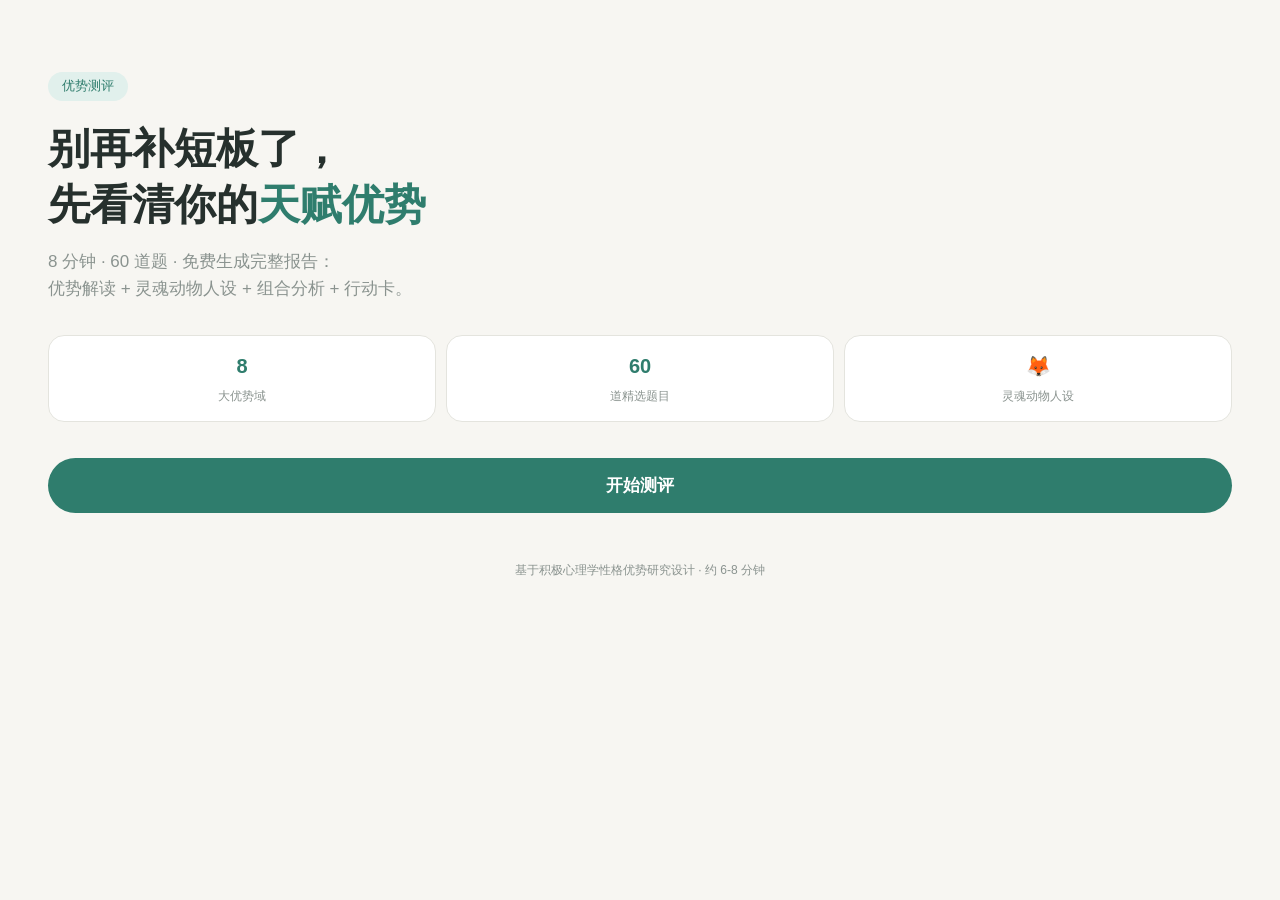
<file: index.html>
<!DOCTYPE html>
<html lang="zh-CN">
<head>
  <meta charset="UTF-8">
  <meta name="viewport" content="width=device-width, initial-scale=1.0, maximum-scale=1.0, minimum-scale=1.0, user-scalable=no, viewport-fit=cover">
  <meta name="description" content="8 分钟发现你的天赋优势：8 大优势域科学测评，生成你的 Top 5 优势画像">
  <title>优势测评 · 发现你的天赋优势</title>
  <style>
/* 优势测评 H5 - 移动端优先样式（浅色主题，扁平克制风） */
:root {
  --primary: #2F7D6D;
  --primary-dark: #1F5A4E;
  --primary-light: #E1F0EC;
  --accent: #D85A30;
  --bg: #F7F6F2;
  --card: #FFFFFF;
  --text: #26302D;
  --muted: #8A938F;
  --border: #E4E4DE;
  --radius: 16px;
  --shadow: 0 2px 12px rgba(38, 48, 45, 0.06);
}
* { box-sizing: border-box; margin: 0; padding: 0; -webkit-tap-highlight-color: transparent; touch-action: manipulation; }
html, body { height: 100%; -webkit-text-size-adjust: 100%; text-size-adjust: 100%; overflow-x: hidden; max-width: 100vw; }
body {
  font-family: -apple-system, "PingFang SC", "Microsoft YaHei", sans-serif;
  background: var(--bg);
  color: var(--text);
  font-size: 16px;
  line-height: 1.6;
}
#app { width: 100%; max-width: 100%; min-height: 100%; display: flex; flex-direction: column; }
.view { display: none; flex: 1; flex-direction: column; }
.view.active { display: flex; }

/* ---------- 落地页 ---------- */
.hero { padding: clamp(48px, 8vh, 84px) clamp(20px, 5vw, 48px) 40px; }
.brand-tag { display: inline-block; font-size: 13px; color: var(--primary); background: var(--primary-light); padding: 4px 14px; border-radius: 999px; margin-bottom: 20px; }
.hero h1 { font-size: clamp(26px, 7.2vw, 42px); line-height: 1.35; font-weight: 700; margin-bottom: 14px; }
.hero h1 .hl { color: var(--primary); }
.hero .sub { color: var(--muted); font-size: clamp(14px, 3.6vw, 17px); margin-bottom: 32px; }
.feature-row { display: flex; gap: 10px; margin-bottom: 36px; }
.feature { flex: 1; background: var(--card); border: 1px solid var(--border); border-radius: var(--radius); padding: 14px 10px; text-align: center; }
.feature .num { display: block; font-size: 20px; font-weight: 700; color: var(--primary); }
.feature .lbl { font-size: 12px; color: var(--muted); }
.btn {
  display: block; width: 100%; padding: 16px; border: none; border-radius: 999px;
  background: var(--primary); color: #fff; font-size: 17px; font-weight: 600;
  text-align: center; cursor: pointer; transition: opacity 0.15s;
}
.btn:active { opacity: 0.85; }
.btn.ghost { background: var(--card); color: var(--primary); border: 1.5px solid var(--primary); }
.btn.accent { background: var(--accent); }
.trust { text-align: center; color: var(--muted); font-size: 12px; margin: 18px 0 40px; }
.resume-tip { text-align: center; color: var(--accent); font-size: 13px; margin-top: 12px; min-height: 18px; }

/* ---------- 测评页 ---------- */
.quiz-top { position: sticky; top: 0; background: rgba(247,246,242,0.96); padding: 14px 20px 10px; z-index: 5; }
.quiz-top .row { display: flex; justify-content: space-between; align-items: center; margin-bottom: 8px; }
.back-btn { background: none; border: none; color: var(--muted); font-size: 14px; cursor: pointer; padding: 4px 0; }
.q-count { font-size: 13px; color: var(--muted); font-variant-numeric: tabular-nums; }
.progress { height: 6px; background: var(--border); border-radius: 999px; overflow: hidden; }
.progress .fill { height: 100%; width: 0%; background: var(--primary); border-radius: 999px; transition: width 0.25s; }
.quiz-body { flex: 1; display: flex; flex-direction: column; justify-content: center; padding: 32px clamp(20px, 5vw, 48px); }
.domain-chip { align-self: flex-start; font-size: 12px; color: var(--primary); background: var(--primary-light); padding: 3px 12px; border-radius: 999px; margin-bottom: 18px; }
.q-text { font-size: clamp(19px, 5.4vw, 26px); font-weight: 600; line-height: 1.5; margin-bottom: 40px; }
.scale { display: flex; flex-direction: column; gap: 12px; }
.scale-btn {
  padding: 15px 20px; border-radius: var(--radius); border: 1.5px solid var(--border);
  background: var(--card); color: var(--text); font-size: clamp(15px, 4vw, 17px); text-align: center; cursor: pointer;
  transition: all 0.12s;
}
.scale-btn.picked { border-color: var(--primary); background: var(--primary-light); color: var(--primary-dark); font-weight: 600; }
.quiz-foot { padding: 16px 28px 32px; color: var(--muted); font-size: 12px; text-align: center; }

/* ---------- 报告页 ---------- */
.report-head { padding: 44px clamp(20px, 5vw, 48px) 8px; text-align: center; }
.report-head .tag { font-size: 13px; color: var(--primary); margin-bottom: 6px; }
.report-head h2 { font-size: clamp(22px, 6vw, 30px); font-weight: 700; }
.report-head .date { color: var(--muted); font-size: 12px; margin-top: 6px; }
.invalid-box { margin: 16px clamp(20px, 5vw, 48px) 0; background: #FDF0EC; border: 1px solid #F2C9BC; color: #A04022; border-radius: var(--radius); padding: 14px 16px; font-size: 13px; }
.dual-badge { display: inline-block; margin-top: 10px; font-size: 13px; color: var(--accent); border: 1px dashed var(--accent); padding: 4px 14px; border-radius: 999px; }
.radar-wrap { margin: 20px auto 0; text-align: center; }
.radar-wrap svg { max-width: 400px; width: 100%; }
.section-title { font-size: clamp(17px, 4.6vw, 21px); font-weight: 700; margin: 36px clamp(20px, 5vw, 48px) 14px; }
.top-list { padding: 0 clamp(16px, 4vw, 40px); display: flex; flex-direction: column; gap: 12px; }
.top-card { background: var(--card); border: 1px solid var(--border); border-radius: var(--radius); padding: 18px; box-shadow: var(--shadow); }
.top-card .rank-row { display: flex; align-items: baseline; gap: 10px; margin-bottom: 6px; }
.rank { font-size: 13px; font-weight: 700; color: #fff; background: var(--primary); border-radius: 8px; padding: 2px 10px; }
.rank.r1 { background: var(--accent); }
.top-card .dname { font-size: 18px; font-weight: 700; }
.top-card .score { margin-left: auto; color: var(--primary); font-weight: 700; font-variant-numeric: tabular-nums; }
.top-card .kw { font-size: 12px; color: var(--muted); margin-bottom: 10px; }
.top-card .desc { font-size: 14px; color: #4A5450; }
.bar-list { padding: 0 clamp(20px, 5vw, 48px); }
.bar-row { display: flex; align-items: center; gap: 12px; margin-bottom: 10px; }
.bar-row .bname { width: 52px; font-size: 13px; flex-shrink: 0; }
.bar-row .track { flex: 1; height: 10px; background: var(--border); border-radius: 999px; overflow: hidden; }
.bar-row .bfill { height: 100%; background: var(--primary); border-radius: 999px; }
.bar-row .bval { width: 34px; text-align: right; font-size: 12px; color: var(--muted); font-variant-numeric: tabular-nums; }
.blind-box { margin: 0 clamp(20px, 5vw, 48px); background: var(--primary-light); border-radius: var(--radius); padding: 16px 18px; font-size: 14px; color: var(--primary-dark); }
.blind-box .bt { font-weight: 700; margin-bottom: 4px; }

/* 趣味人格卡 / 彩蛋 / 组合 / 行动卡 */
.persona-card { margin: 20px clamp(20px, 5vw, 48px) 0; background: linear-gradient(135deg, var(--primary) 0%, var(--primary-dark) 100%); border-radius: var(--radius); padding: 22px 20px; text-align: center; color: #fff; box-shadow: var(--shadow); }
.persona-card .persona-emoji { font-size: 44px; line-height: 1; display: block; margin-bottom: 10px; }
.persona-card .persona-name { font-size: 18px; font-weight: 700; margin-bottom: 6px; }
.persona-card .persona-why { font-size: 13px; opacity: 0.92; text-align: left; }
.fun-chip { display: inline-block; font-size: 12px; color: var(--accent); background: #FDF0EC; border-radius: 999px; padding: 3px 12px; margin-bottom: 10px; }
.fun-chip .fc-emoji { margin-right: 4px; }
.fun-box { margin: 0 clamp(20px, 5vw, 48px); background: var(--card); border: 1px solid var(--border); border-radius: var(--radius); padding: 16px 18px; }
.fun-box .fun-line { font-size: 14px; color: #4A5450; margin-bottom: 10px; }
.fun-box .fun-line:last-child { margin-bottom: 0; }
.combo-box { margin: 0 clamp(20px, 5vw, 48px); background: var(--primary-light); border-radius: var(--radius); padding: 16px 18px; }
.combo-box .combo-tag { font-size: 12px; color: var(--primary); font-weight: 700; margin-bottom: 6px; letter-spacing: 0.05em; }
.combo-box .combo-text { font-size: 14px; color: var(--primary-dark); }
.action-list { padding: 0 clamp(20px, 5vw, 48px); display: flex; flex-direction: column; gap: 10px; }
.action-card { background: var(--card); border: 1px solid var(--border); border-radius: var(--radius); padding: 14px 16px; }
.action-card .at { font-size: 13px; font-weight: 700; color: var(--primary); margin-bottom: 4px; }
.action-card .ad { font-size: 14px; color: #4A5450; }
.btn.ghost.light { background: transparent; color: #fff; border-color: rgba(255,255,255,0.7); }

/* 分享海报浮层 */
.poster-overlay { position: fixed; inset: 0; background: rgba(20,28,26,0.82); z-index: 50; display: flex; align-items: center; justify-content: center; padding: 24px; overflow-y: auto; }
.poster-panel { width: 100%; max-width: min(420px, 92vw); text-align: center; }
.poster-panel img { width: 100%; display: block; border-radius: 12px; box-shadow: 0 8px 32px rgba(0,0,0,0.4); }
.poster-tip { color: rgba(255,255,255,0.85); font-size: 13px; margin: 14px 0 12px; }
.poster-btns { display: flex; flex-direction: column; gap: 10px; }
.cta-box { margin: 36px clamp(20px, 5vw, 48px) 0; background: var(--card); border: 1px solid var(--border); border-radius: var(--radius); padding: 22px 20px; text-align: center; }
.cta-box .ct1 { font-size: 17px; font-weight: 700; margin-bottom: 6px; }
.cta-box .ct2 { font-size: 13px; color: var(--muted); margin-bottom: 18px; }
.cta-box .btn + .btn { margin-top: 10px; }
.report-foot { text-align: center; color: var(--muted); font-size: 11px; padding: 28px 0 40px; }

/* ---------- AI 教练页 ---------- */
.coach-top { display: flex; align-items: center; justify-content: space-between; padding: 14px clamp(16px, 4vw, 32px) 8px; }
.coach-title { font-size: 16px; font-weight: 700; }
.coach-quota-bar { text-align: center; font-size: 11px; color: var(--muted); padding-bottom: 8px; }
.coach-chat { flex: 1; overflow-y: auto; padding: 10px clamp(16px, 4vw, 32px) 12px; display: flex; flex-direction: column; gap: 10px; min-height: 40vh; }
.bubble { max-width: 82%; padding: 11px 14px; border-radius: 16px; font-size: 15px; line-height: 1.6; white-space: pre-wrap; word-break: break-word; }
.b-ai { align-self: flex-start; background: var(--card); border: 1px solid var(--border); border-bottom-left-radius: 4px; }
.b-user { align-self: flex-end; background: var(--primary); color: #fff; border-bottom-right-radius: 4px; }
.coach-status { text-align: center; font-size: 11px; color: var(--muted); min-height: 16px; padding: 2px 0; }
.coach-input-row { display: flex; gap: 10px; padding: 10px clamp(16px, 4vw, 32px) 6px; }
.coach-input-row textarea { flex: 1; resize: none; border: 1.5px solid var(--border); border-radius: 14px; padding: 10px 14px; font-size: 15px; font-family: inherit; background: var(--card); color: var(--text); }
.coach-send-btn { padding: 0 22px; border: none; border-radius: 14px; background: var(--primary); color: #fff; font-size: 15px; font-weight: 600; cursor: pointer; }
.coach-send-btn:disabled { opacity: 0.5; }
.coach-disclaimer { text-align: center; font-size: 10px; color: var(--muted); padding: 4px 20px 24px; }

/* 付费浮层 */
.coach-paywall { position: fixed; inset: 0; background: rgba(20,28,26,0.7); z-index: 60; display: flex; align-items: center; justify-content: center; padding: 24px; }
.paywall-card { width: 100%; max-width: 400px; background: #fff; border-radius: 20px; padding: 24px 20px; text-align: center; max-height: 86vh; overflow-y: auto; }
.paywall-card h3 { font-size: 20px; margin-bottom: 4px; }
.pw-sub { font-size: 13px; color: var(--muted); margin-bottom: 16px; }
.pw-plans { display: flex; flex-direction: column; gap: 10px; margin-bottom: 16px; }
.pw-plan { display: flex; align-items: center; justify-content: space-between; border: 1.5px solid var(--border); border-radius: 14px; padding: 12px 16px; cursor: pointer; transition: border-color .15s, background .15s; }
.pw-plan.selected { border-color: var(--accent); background: #FDF7F4; box-shadow: 0 0 0 1.5px var(--accent); }
.pw-plan.selected .pt::after { content: " ✓"; color: var(--accent); font-size: 13px; font-weight: 700; }
.pw-plan .pt { font-size: 15px; font-weight: 700; }
.pw-plan .hot-tag { font-style: normal; font-size: 10px; color: #fff; background: var(--accent); border-radius: 999px; padding: 1px 8px; margin-left: 4px; vertical-align: 2px; }
.pw-plan .pp { font-size: 20px; font-weight: 700; color: var(--accent); }
.pw-plan .pu { font-size: 12px; color: var(--muted); font-weight: 400; }
.pw-plan .pd { font-size: 12px; color: var(--muted); }
.pw-redeem { display: flex; gap: 10px; margin-bottom: 12px; }
.pw-redeem input { flex: 1; border: 1.5px solid var(--border); border-radius: 12px; padding: 10px 14px; font-size: 14px; }
.pw-redeem .btn { width: auto; padding: 10px 20px; }
.pw-note { font-size: 12px; color: var(--muted); line-height: 1.7; margin-bottom: 12px; }
</style>
</head>
<body>
  <div id="app">

    <!-- 落地页 -->
    <section class="view active" id="view-landing">
      <div class="hero">
        <span class="brand-tag">优势测评</span>
        <h1>别再补短板了，<br>先看清你的<span class="hl">天赋优势</span></h1>
        <p class="sub">8 分钟 · 60 道题 · 免费生成完整报告：<br>优势解读 + 灵魂动物人设 + 组合分析 + 行动卡。</p>
        <div class="feature-row">
          <div class="feature"><span class="num">8</span><span class="lbl">大优势域</span></div>
          <div class="feature"><span class="num">60</span><span class="lbl">道精选题目</span></div>
          <div class="feature"><span class="num">🦊</span><span class="lbl">灵魂动物人设</span></div>
        </div>
        <button class="btn" id="btn-start">开始测评</button>
        <p class="resume-tip" id="resume-tip"></p>
        <p class="trust">基于积极心理学性格优势研究设计 · 约 6-8 分钟</p>
      </div>
    </section>

    <!-- 测评页 -->
    <section class="view" id="view-quiz">
      <div class="quiz-top">
        <div class="row">
          <button class="back-btn" id="btn-back">← 上一题</button>
          <span class="q-count" id="q-count">1 / 60</span>
        </div>
        <div class="progress"><div class="fill" id="progress-fill"></div></div>
      </div>
      <div class="quiz-body">
        <span class="domain-chip" id="domain-chip">学习力</span>
        <p class="q-text" id="q-text"></p>
        <div class="scale" id="scale"></div>
      </div>
      <div class="quiz-foot">凭第一感觉作答即可，答案没有对错</div>
    </section>

    <!-- 报告页 -->
    <section class="view" id="view-report">
      <div class="report-head">
        <p class="tag">我的优势画像</p>
        <h2>你的 Top 5 天赋优势</h2>
        <p class="date" id="report-date"></p>
        <span class="dual-badge" id="dual-badge" style="display:none">双核优势：你同时拥有两种主导优势</span>
      </div>
      <div class="invalid-box" id="invalid-box" style="display:none"></div>

      <div class="persona-card">
        <span class="persona-emoji" id="persona-emoji">🦊</span>
        <p class="persona-name" id="persona-name"></p>
        <p class="persona-why" id="persona-why"></p>
      </div>

      <div class="radar-wrap" id="radar"></div>

      <h3 class="section-title">优势解读</h3>
      <div class="top-list" id="top-list"></div>

      <h3 class="section-title">趣味彩蛋 · 你像谁？</h3>
      <div class="fun-box">
        <p class="fun-line" id="fun-animal"></p>
        <p class="fun-line" id="fun-figure"></p>
      </div>

      <h3 class="section-title">优势组合分析</h3>
      <div class="combo-box">
        <p class="combo-tag">你的主导优势组合</p>
        <p class="combo-text" id="combo-text"></p>
      </div>

      <h3 class="section-title">场景行动卡</h3>
      <div class="action-list" id="action-list"></div>

      <h3 class="section-title">八维总览</h3>
      <div class="bar-list" id="bar-list"></div>

      <h3 class="section-title">核心优势的盲点提醒</h3>
      <div class="blind-box">
        <p class="bt">优势用过头，也会变成绊脚石</p>
        <p id="blind-text"></p>
      </div>

      <div class="cta-box">
        <p class="ct1">这份报告只是起点</p>
        <p class="ct2">想知道优势如何变成职业选择、变现方向和成长路径？来和 AI 教练小悠聊聊你的组合。</p>
        <button class="btn accent" id="btn-coach">和 AI 教练聊聊</button>
        <button class="btn ghost" id="btn-poster">📸 生成我的优势海报</button>
      </div>

      <div class="poster-overlay" id="poster-overlay" style="display:none">
        <div class="poster-panel">
          <img id="poster-img" alt="我的优势海报">
          <p class="poster-tip">📱 长按图片保存到相册，即可发给朋友或分享到朋友圈（海报底部带测评二维码）</p>
          <div class="poster-btns">
            <button class="btn accent" id="btn-poster-save">保存海报</button>
            <button class="btn ghost light" id="btn-poster-close">关闭</button>
          </div>
        </div>
      </div>

      <p class="report-foot">
        本报告基于积极心理学性格优势研究设计，反映的是你的行为倾向而非能力标签。<br>
        <button class="back-btn" id="btn-restart2" style="text-decoration:underline">重新测一次</button>
      </p>
    </section>

    <!-- AI 教练页 -->
    <section class="view" id="view-coach">
      <div class="coach-top">
        <button class="back-btn" id="btn-coach-back">← 返回报告</button>
        <div class="coach-title">小悠 · AI 优势教练</div>
        <button class="back-btn" id="coach-new-session">新会话</button>
      </div>
      <div class="coach-quota-bar" id="coach-quota"></div>
      <div class="coach-chat" id="coach-chat"></div>
      <div class="coach-status" id="coach-status"></div>
      <div class="coach-input-row">
        <textarea id="coach-input" rows="1" placeholder="说说你最近的事…"></textarea>
        <button class="coach-send-btn" id="coach-send">发送</button>
      </div>
      <p class="coach-disclaimer">小悠是 AI 陪伴，不替代专业心理咨询 · 危机时刻请拨打心理援助热线 12356</p>

      <div class="coach-paywall" id="coach-paywall" style="display:none">
        <div class="paywall-card">
          <h3>继续和小悠聊</h3>
          <p class="pw-sub">免费体验已用完，解锁后不限会话次数</p>
          <div class="pw-plans">
            <div class="pw-plan" data-plan="monthly"><span class="pt">月卡</span><span class="pp">¥29.9<span class="pu">/月</span></span><span class="pd">每日 60 轮对话</span></div>
            <div class="pw-plan hot selected" data-plan="quarterly"><span class="pt">季卡 <i class="hot-tag">超值</i></span><span class="pp">¥75<span class="pu">/季</span></span><span class="pd">约 ¥25/月，立省 16%</span></div>
            <div class="pw-plan" data-plan="yearly"><span class="pt">年卡 <i class="hot-tag">最划算</i></span><span class="pp">¥199<span class="pu">/年</span></span><span class="pd">约 ¥16.6/月，立省 44%</span></div>
          </div>
          <div class="pw-redeem">
            <input id="coach-code-input" placeholder="输入兑换码" autocomplete="off">
            <button class="btn accent" id="coach-redeem">兑换解锁</button>
          </div>
          <p class="pw-note">试运营期：加教练微信付款后获取兑换码<br>（季度附赠 1 次真人优势教练文字答疑）</p>
          <button class="btn ghost" id="coach-paywall-close">暂不解锁</button>
        </div>
      </div>
    </section>

  </div>
  <script>
var WorkBuddyCloud=(()=>{var ie=Object.defineProperty;var _t=Object.getOwnPropertyDescriptor;var Tt=Object.getOwnPropertyNames;var Ot=Object.prototype.hasOwnProperty;var a=(r,e)=>ie(r,"name",{value:e,configurable:!0});var At=(r,e)=>{for(var t in e)ie(r,t,{get:e[t],enumerable:!0})},Rt=(r,e,t,s)=>{if(e&&typeof e=="object"||typeof e=="function")for(let n of Tt(e))!Ot.call(r,n)&&n!==t&&ie(r,n,{get:()=>e[n],enumerable:!(s=_t(e,n))||s.enumerable});return r};var $t=r=>Rt(ie({},"__esModule",{value:!0}),r);var nr={};At(nr,{AuthModule:()=>D,CLOUD_MODULE_PATHS:()=>R,CLOUD_PATH_PREFIX:()=>j,CloudOpenAIError:()=>x,CloudStoragePathError:()=>w,DEFAULT_SIGNED_URL_TTL_SECONDS:()=>ge,LlmModule:()=>M,MAX_SIGNED_URL_TTL_SECONDS:()=>ye,PUBLISHABLE_KEY_HEADER:()=>be,RUNTIME_STORAGE_BUCKET:()=>W,WorkBuddyCloudClient:()=>se,WorkBuddyCloudConfigError:()=>T,WorkBuddyDatabaseModule:()=>J,WorkBuddyStorageBucket:()=>H,WorkBuddyStorageDownload:()=>te,WorkBuddyStorageModule:()=>re,anonymousTokenProvider:()=>oe,createMemoryStorage:()=>ke,createWorkBuddyCloud:()=>vt,getModelCapability:()=>Oe,getModelDisplayName:()=>Te,shouldClearCredentials:()=>Pt});var T=class extends Error{static{a(this,"WorkBuddyCloudConfigError")}constructor(e){super(e),this.name="WorkBuddyCloudConfigError"}};var Ut=/^wbpk_/;function Le(r,e){if(typeof r!="string"||r.trim()==="")throw new T(`${e} is required and must be a non-empty string.`);let t=r.trim(),s;try{s=new URL(t)}catch{throw new T(`${e} must be an absolute URL, received: ${t}`)}if(s.protocol!=="https:"&&s.protocol!=="http:")throw new T(`${e} must use http(s), received protocol: ${s.protocol}`);return t.replace(/\/+$/,"")}a(Le,"normalizeHttpUrl");function It(r){if(r!=null&&r!=="")return Le(r,"endpoint");let e=globalThis.location?.origin;if(typeof e!="string"||e==="")throw new T("endpoint is required outside browsers (no location.origin to fall back to).");return e.replace(/\/+$/,"")}a(It,"resolveEndpoint");function Ct(r){if(typeof r!="string"||r.trim()==="")throw new T("publishableKey is required and must be a non-empty string.");let e=r.trim();if(!Ut.test(e))throw new T('publishableKey must start with "wbpk_".');return e}a(Ct,"normalizePublishableKey");function Lt(r){if(r)return r;if(typeof globalThis.fetch!="function")throw new T("Global fetch is unavailable in this runtime; pass options.fetch explicitly.");return globalThis.fetch.bind(globalThis)}a(Lt,"resolveFetch");function je(r){if(!r||typeof r!="object")throw new T("createWorkBuddyCloud requires publishableKey.");return Object.freeze({endpoint:It(r.endpoint),oauthRelayBaseUrl:r.oauthRelayBaseUrl?Le(r.oauthRelayBaseUrl,"oauthRelayBaseUrl"):"",publishableKey:Ct(r.publishableKey),fetch:Lt(r.fetch)})}a(je,"resolveRuntimeConfig");var be="x-wb-webapp-access-key";function we(r,e){return async(t,s)=>{let n=new Headers(s?.headers);if(n.set(be,r.publishableKey),!n.has("Authorization")){let i=await e();i&&n.set("Authorization",`Bearer ${i}`)}return r.fetch(t,{...s,headers:n})}}a(we,"createCloudFetch");var oe=a(()=>Promise.resolve(void 0),"anonymousTokenProvider");var j="/.cloud",R=Object.freeze({auth:`${j}/auth`,database:`${j}/database/rest`,storage:`${j}/storage`,llm:`${j}/llm`});var jt="workbuddy-cloud.pkce.workbuddy.",Bt="workbuddy-cloud.pkce-done.workbuddy.";function Be(r){let e="";for(let t of r)e+=String.fromCharCode(t);return btoa(e).replace(/\+/g,"-").replace(/\//g,"_").replace(/=+$/,"")}a(Be,"base64UrlEncode");function De(){let r=globalThis.crypto;return typeof r?.getRandomValues=="function"&&typeof r?.subtle?.digest=="function"&&typeof globalThis.btoa=="function"}a(De,"hasWebCrypto");function Ne(){let r=new Uint8Array(32);return globalThis.crypto.getRandomValues(r),Be(r)}a(Ne,"createCodeVerifier");async function Me(r){let e=new TextEncoder().encode(r),t=await globalThis.crypto.subtle.digest("SHA-256",e);return Be(new Uint8Array(t))}a(Me,"computeS256Challenge");var ae=class{static{a(this,"WorkBuddyPkceStore")}verifierKey;consumedKey;constructor(e){this.verifierKey=jt+e,this.consumedKey=Bt+e}usable(){let e=this.storage();if(!e)return!1;try{let t=`${this.verifierKey}.probe`;return e.setItem(t,"1"),e.removeItem(t),!0}catch{return!1}}saveVerifier(e){try{let t=this.storage();return t?(t.setItem(this.verifierKey,e),t.removeItem(this.consumedKey),!0):!1}catch{return!1}}readVerifier(){try{return this.storage()?.getItem(this.verifierKey)??null}catch{return null}}clearVerifier(){try{this.storage()?.removeItem(this.verifierKey)}catch{}}markConsumed(e){try{this.storage()?.setItem(this.consumedKey,e)}catch{}}isConsumed(e){try{return!!e&&this.storage()?.getItem(this.consumedKey)===e}catch{return!1}}storage(){try{return globalThis.sessionStorage??null}catch{return null}}};var b={signUp:"/v1/signup",signIn:"/v1/signin",signInWithProvider:"/v1/signin/with/provider",token:"/v1/token",loginWechat:"/v1/login-wechat",loginWechatWeb:"/v1/login-wechat-web",loginWorkBuddy:"/v1/login-workbuddy",loginWorkBuddyMiniProgram:"/v1/login-workbuddy-miniprogram",signOut:"/v1/user/signout",userMe:"/v1/user/me",verification:"/v1/verification",verificationVerify:"/v1/verification/verify",resetPassword:"/v1/reset",sudo:"/v1/user/sudo",userPassword:"/v1/user/password"};function Se(r,e){let t=r??{},s=typeof t.access_token=="string"?t.access_token:"";if(!s)throw Mt("response has no access_token");let n=typeof t.refresh_token=="string"?t.refresh_token:"",i=typeof t.expires_in=="number"?t.expires_in:0;return{accessToken:s,refreshToken:n,expiresAt:e+i*1e3,user:Dt(t)}}a(Se,"parseSession");function Dt(r){let e=r.is_anonymous===!0;return{id:typeof r.sub=="string"?r.sub:"",name:O(r.name),avatarUrl:O(r.avatar_url),isAnonymous:e,raw:r}}a(Dt,"userFromSessionPayload");function Fe(r){let e=r??{},t=typeof e.sub=="string"?e.sub:typeof e.uid=="string"?e.uid:"",s=e.user_metadata??{};return{id:t,email:O(e.email)??O(s.email),phone:O(e.phone_number)??O(e.phone),name:O(e.name),avatarUrl:O(e.avatar_url),isAnonymous:e.is_anonymous===!0||e.scope==="anonymous",raw:e}}a(Fe,"parseUser");function O(r){return typeof r=="string"&&r!==""?r:void 0}a(O,"pickString");function qe(r,e){let t=e??{},s=typeof t.error=="string"?t.error:void 0,n=O(t.error_description)??O(t.message)??O(t.msg)??`HTTP ${r}`;return{kind:Nt(r,s),message:n,status:r,code:s,cause:e}}a(qe,"normalizeHttpError");function Nt(r,e){if(e==="invalid_grant")return"unauthenticated";switch(r){case 400:return"invalid-request";case 401:return"unauthenticated";case 403:return"permission-denied";case 404:return"not-found";case 429:return"rate-limited";case 501:return"unimplemented";case 503:return"backend-unavailable";default:return r>=500?"backend-unavailable":"unknown"}}a(Nt,"errorKind");function K(r){return{kind:"network",message:`request failed before a response was received: ${r instanceof Error?r.message:String(r)}`,status:0,cause:r}}a(K,"normalizeNetworkError");function Mt(r){let e=new Error(`workbuddy-cloud auth: ${r}`);return e.kind="unknown",e.status=0,e}a(Mt,"sessionShapeError");var ce=class{static{a(this,"SessionManager")}store;refresh;emit;isCredentialsRejected;now;inflight=null;signOutEpoch=0;lastFailure=null;constructor(e){this.store=e.store,this.refresh=e.refresh,this.emit=e.emit,this.isCredentialsRejected=e.isCredentialsRejected,this.now=e.now??Date.now}peek(){return this.store.read()}async ensure(){let e=this.store.read();return e?this.isExpiring(e)?e.refreshToken?this.refreshOnce(e):this.abandon():e:null}async forceRefresh(){let e=this.store.read();return e?.refreshToken?this.refreshOnce(e,{ignoreCooldown:!0}):null}commitSignIn(e){return this.lastFailure=null,this.store.write(e),this.emit("SIGNED_IN",e),e}commitUserUpdate(e){return this.store.write(e),this.emit("USER_UPDATED",e),e}clear(){this.signOutEpoch+=1,this.lastFailure=null,this.inflight=null,this.store.clear(),this.emit("SIGNED_OUT",null)}isExpiring(e){return typeof e.expiresAt!="number"?!0:e.expiresAt-this.now()<9e4}refreshOnce(e,t={}){if(this.inflight)return this.inflight;if(!t.ignoreCooldown&&this.inCooldown(e.refreshToken))return Promise.resolve(null);let s=this.doRefresh(e).finally(()=>{this.inflight=null});return this.inflight=s,s}inCooldown(e){let t=this.lastFailure;return t!==null&&t.token===e&&this.now()-t.at<6e4}async doRefresh(e){let t=this.signOutEpoch,s=e.refreshToken,n;try{n=await this.refresh(s)}catch(o){return this.onRefreshFailed(s,o)}if(this.signOutEpoch!==t)return this.store.clear(),null;let i=this.store.read();return i&&i.refreshToken!==s?i:(this.lastFailure=null,this.store.write(n),this.emit("TOKEN_REFRESHED",n),n)}onRefreshFailed(e,t){return this.isCredentialsRejected(t)?this.abandon():(this.lastFailure={token:e,at:this.now()},null)}abandon(){return this.store.clear(),this.lastFailure=null,this.emit("SIGNED_OUT",null),null}};var Ft="workbuddy-cloud.session.";function ke(){let r=new Map;return{getItem:a(e=>r.get(e)??null,"getItem"),setItem:a((e,t)=>{r.set(e,t)},"setItem"),removeItem:a(e=>{r.delete(e)},"removeItem")}}a(ke,"createMemoryStorage");function We(r){if(r)return r;try{let e="__workbuddy_probe__";return globalThis.localStorage.setItem(e,"1"),globalThis.localStorage.removeItem(e),globalThis.localStorage}catch{return ke()}}a(We,"resolveStorage");var ue=class{static{a(this,"SessionStore")}storage;key;constructor(e,t){this.storage=e,this.key=Ft+t}read(){let e;try{e=this.storage.getItem(this.key)}catch{return null}if(!e)return null;try{let t=JSON.parse(e);return qt(t)?t:this.discard()}catch{return this.discard()}}write(e){try{this.storage.setItem(this.key,JSON.stringify(e))}catch{}}clear(){try{this.storage.removeItem(this.key)}catch{}}discard(){return this.clear(),null}};function qt(r){if(!r||typeof r!="object")return!1;let e=r;return typeof e.accessToken=="string"&&e.accessToken!==""&&typeof e.refreshToken=="string"&&typeof e.expiresAt=="number"&&!!e.user&&typeof e.user=="object"}a(qt,"isStoredSession");function B(r,e){let t=r.email??"",s=r.phone??"";return!!t==!!s?{data:null,error:{kind:"invalid-request",message:`${e} requires exactly one of email or phone`,status:0}}:{data:t?{kind:"email",value:t,username:t}:{kind:"phone",value:s,username:Wt(s)},error:null}}a(B,"resolveAuthIdentifier");function Wt(r){let t=r.replace(/\D/g,"");return t.startsWith("0086")?t=t.slice(4):t.startsWith("86")&&t.length===13&&(t=t.slice(2)),/^1\d{10}$/.test(t)?`+86 ${t}`:r}a(Wt,"normalizePhone");var He="wx907c65e5e107ddcf",Ht="subpackages/secondary/oauth-authorize/index";var de=class{static{a(this,"WorkBuddyMiniProgramAuth")}storage;platform;exchange;key;starting;exchanges=new Map;constructor(e,t,s,n){this.storage=t,this.platform=s,this.exchange=n,this.key=`workbuddy-cloud.miniprogram-workbuddy.${e}`}async signIn(e){if(this.starting)return this.starting;let t=this.start(e);this.starting=t;try{return await t}finally{this.starting=void 0}}async start(e){if(typeof e?.redirectPath!="string"||!e.redirectPath.trim())return P("invalid_request","WorkBuddy login requires redirectPath");let t=this.platform.applicationId;if(typeof t!="string"||!t.trim())return P("invalid_request","WorkBuddy login requires publicConfig.workBuddyOAuthClientId");try{let s=this.platform.getEnvVersion?.(),n=await this.platform.createState(),i={state:n,appId:He,expiresAt:Date.now()+6e5},o=JSON.stringify(i);if(this.storage.setItem(this.key,o),this.storage.getItem(this.key)!==o)return P("storage_unavailable","Could not persist WorkBuddy login; sign in again");let c=await this.platform.navigate({appId:He,path:`${Ht}?client_id=${encodeURIComponent(t)}&redirect_uri=${encodeURIComponent(e.redirectPath)}&state=${encodeURIComponent(n)}`+(s?`&envVersion=${s}`:""),envVersion:"release"});return c.error&&this.storage.removeItem(this.key),c}catch(s){return P("miniprogram_login_failed",xe(s))}}async handleCallback(e){let t=e?.referrerInfo,s=Ke(t?.extraData);if(!s||!s.code&&!s.error)return{data:null,error:null};let n=typeof s.state=="string"?this.exchanges.get(s.state):void 0;if(n)return t?.appId===n.appId?n.task:P("invalid_request","WorkBuddy callback does not match the login source");let i;try{i=this.readPending()}catch(c){return P("storage_unavailable",xe(c))}if(!i)return{data:null,error:null};if(typeof s.state!="string"||!s.state)return P("invalid_request","WorkBuddy callback requires state");if(t?.appId!==i.appId||s.state!==i.state)return P("invalid_request","WorkBuddy callback does not match the login source or state");if(!(typeof s.code=="string"&&s.code)&&!(typeof s.error=="string"&&s.error))return P("invalid_request","WorkBuddy callback has no authorization code");if(!s.error&&(typeof s.redirect_uri!="string"||!s.redirect_uri.trim()))return P("invalid_request","WorkBuddy callback requires redirect_uri");try{if(this.storage.removeItem(this.key),this.storage.getItem(this.key)!==null)return P("storage_unavailable","Could not consume WorkBuddy login; sign in again")}catch(c){return P("storage_unavailable",xe(c))}if(i.expiresAt<=Date.now())return P("invalid_grant","WorkBuddy login expired; sign in again","unauthenticated");if(s.error)return P(String(s.error),typeof s.error_description=="string"?s.error_description:"WorkBuddy authorization was not completed","permission-denied");let o=this.exchange({code:s.code,state:i.state,shortlink:s.redirect_uri});this.exchanges.set(i.state,{appId:i.appId,task:o});try{return await o}finally{this.exchanges.delete(i.state)}}readPending(){let e=this.storage.getItem(this.key);if(!e)return null;let t=Ke(JSON.parse(e));if(!t||typeof t.state!="string"||typeof t.appId!="string"||typeof t.expiresAt!="number")throw new Error("Invalid saved WorkBuddy login; sign in again");return t}};function Ke(r){return r!==null&&typeof r=="object"&&!Array.isArray(r)?r:null}a(Ke,"record");function P(r,e,t="invalid-request"){return{data:null,error:{kind:t,code:r,message:e,status:0}}}a(P,"failure");function xe(r){return r instanceof Error?r.message:String(r)}a(xe,"describe");var Ge=200;function Je(r,e){let t=Array.from(r);return t.length<=e?r:`${t.slice(0,e).join("")}\u2026`}a(Je,"truncateMessage");function Ee(r){let e=r.get("error");if(!e)return null;let t=r.get("error_description"),s=t?`oauth provider rejected the request: ${e}: ${t}`:`oauth provider rejected the request: ${e}`;return Je(s,Ge)}a(Ee,"oauthProviderRejectMessage");var D=class{static{a(this,"AuthModule")}fetch;baseUrl;sessions;storage;oauthRelayBaseUrl;workBuddyPkce;workBuddyMiniProgram;workBuddyExchanges=new Map;listeners=new Map;nextListenerId=1;constructor(e,t,s={}){this.fetch=t,this.baseUrl=`${e.endpoint}${R.auth}`,this.oauthRelayBaseUrl=e.oauthRelayBaseUrl,this.storage=We(s.storage),this.workBuddyPkce=new ae(e.publishableKey),this.sessions=new ce({store:new ue(this.storage,e.publishableKey),refresh:a(n=>this.exchangeRefreshHandle(n),"refresh"),emit:a((n,i)=>this.notify(n,i),"emit"),isCredentialsRejected:a(n=>le(n)&&Ve(n),"isCredentialsRejected")}),s.workBuddyMiniProgram&&(this.workBuddyMiniProgram=new de(e.publishableKey,this.storage,s.workBuddyMiniProgram,n=>this.postForSession(b.loginWorkBuddyMiniProgram,n)))}async getAccessToken(){return(await this.sessions.ensure())?.accessToken}async signInWithWorkBuddyMiniProgram(e){return this.workBuddyMiniProgram?this.workBuddyMiniProgram.signIn(e):h({kind:"unimplemented",status:0,message:"Use createMiniProgramWorkBuddyCloud for WorkBuddy mini program login"})}async handleWorkBuddyMiniProgramCallback(e){return this.workBuddyMiniProgram?this.workBuddyMiniProgram.handleCallback(e):h({kind:"unimplemented",status:0,message:"Use createMiniProgramWorkBuddyCloud for WorkBuddy mini program login"})}async signInWithPassword(e){if(!e.password)return h(p("signInWithPassword requires a password"));let t=B(e,"signInWithPassword");return t.error?h(t.error):this.postForSession(b.signIn,{username:t.data.username,password:e.password})}async signInWithWechat(e,t){return e?t?this.postForSession(b.loginWechat,{code:e,appid:t}):h(p("signInWithWechat requires appid")):h(p("signInWithWechat requires code"))}async signUp(e){let t=B(e,"signUp");if(t.error)return h(t.error);if(!e.verificationToken)return h(p("signUp requires a verificationToken; run sendOtp + verifyOtp first (the provider rejects username+password-only signup)"));let s={verification_token:e.verificationToken};return t.data.kind==="phone"?s.phone_number=t.data.username:s.email=t.data.username,e.password&&(s.password=e.password),this.postForSession(b.signUp,s)}async sendOtp(e){let t=B(e,"sendOtp");if(t.error)return h(t.error);let s={};t.data.kind==="phone"?(s.phone_number=t.data.username,s.target="ANY"):(s.email=t.data.username,s.usage="email",e.emailRedirectTo&&(s.email_redirect_to=e.emailRedirectTo));let n=await this.request(b.verification,{method:"POST",body:s});if(n.error)return h(n.error);let i=n.data??{},o=typeof i.verification_id=="string"?i.verification_id:"";return o?S({verificationId:o,isExistingUser:i.is_user===!0}):h(p("provider returned no verification_id"))}async signInWithOtp(e){let t=B(e,"signInWithOtp");if(t.error)return h(t.error);let s=await this.sendOtp(e);if(s.error)return h(s.error);let{verificationId:n,isExistingUser:i}=s.data,o=t.data.kind==="phone"?{phone:t.data.username}:{email:t.data.username};return S({verificationId:n,isExistingUser:i,isUser:i,verify:a(({token:c,password:u})=>this.verifyOtp({verificationId:n,token:c,...o,isExistingUser:i,password:u}),"verify")})}async verifyOtp(e){let t=B(e,"verifyOtp");if(t.error)return h(t.error);if(!e.verificationId||!e.token)return h(p("verifyOtp requires verificationId and token"));let s=await this.request(b.verificationVerify,{method:"POST",body:{verification_id:e.verificationId,verification_code:e.token}});if(s.error)return h(s.error);let n=s.data??{},i=typeof n.verification_token=="string"?n.verification_token:"";if(!i)return h(p("provider returned no verification_token"));if(e.isExistingUser)return this.postForSession(b.signIn,{username:t.data.username,verification_token:i});let o=t.data.kind==="phone"?{phone:t.data.value,password:e.password}:{email:t.data.value,password:e.password};return this.signUp({...o,verificationToken:i})}async signInWithOAuth(e){if(!this.oauthRelayBaseUrl)return h(p("signInWithOAuth requires oauthRelayBaseUrl"));if(e.provider!=="google"&&e.provider!=="wechat"&&e.provider!=="workbuddy")return h(p("\u5F53\u524D SDK \u4E0D\u652F\u6301\u8BE5\u767B\u5F55\u65B9\u5F0F\uFF0C\u8BF7\u68C0\u67E5 SDK \u7248\u672C\u4E0E\u767B\u5F55\u914D\u7F6E\u3002"));let t=e.redirectTo??zt();return t?this.startRelayOAuth(e,t):h(p("signInWithOAuth requires redirectTo outside a browser environment"))}parseCallbackQuery(e){try{let t=/^https?:\/\//i.test(e)?new URL(e).search:e;return S(new URLSearchParams(t))}catch{return h(p("oauth callback URL is invalid"))}}async handleOAuthCallback(e){let t=this.parseCallbackQuery(e??ve());if(t.error||!t.data)return h(t.error??p("oauth callback URL is invalid"));let s=t.data,n=Ee(s);if(n)return h({kind:"unauthenticated",message:n,status:0});let i=s.get("code");if(!i)return S(null);let o=s.get("state")??"";if(!o)return h(p("oauth callback requires state"));let c=s.get("provider_id");if(c!=="custom-oauth")return h(p("oauth callback requires provider_id=custom-oauth"));let u={provider_id:c,provider_code:i,state:o,provider_params:{state:o}};return this.postForSession(b.signInWithProvider,u)}async handleWechatWebCallback(e){let t=this.parseCallbackQuery(e??ve());if(t.error||!t.data)return h(t.error??p("oauth callback URL is invalid"));let s=t.data,n=Ee(s);if(n)return h({kind:"unauthenticated",message:n,status:0});let i=s.get("code");if(!i)return S(null);let o=s.get("state")??"";if(!o)return h(p("oauth callback requires state"));let c=s.get("provider");return c&&c!=="wechat"?h(p("wechat callback requires provider=wechat")):s.get("provider_id")==="custom-oauth"?h(p("wechat callback must not use provider_id=custom-oauth")):this.postForSession(b.loginWechatWeb,{code:i,state:o})}async handleWorkBuddyCallback(e){let t=this.parseCallbackQuery(e??ve());if(t.error||!t.data)return h(t.error??p("oauth callback URL is invalid"));let s=t.data,n=s.get("provider");if(n&&n!=="workbuddy")return S(null);let i=Ee(s);if(i)return this.workBuddyPkce.clearVerifier(),h({kind:"unauthenticated",message:i,status:0});let o=s.get("code");if(!o)return S(null);let c=s.get("state")??"";if(!c)return h(p("workbuddy callback requires state"));if(s.get("provider_id")==="custom-oauth")return h(p("workbuddy callback must not use provider_id=custom-oauth"));if(this.workBuddyPkce.isConsumed(c))return S(null);let u=this.workBuddyExchanges.get(c);if(u)return u;let d=this.workBuddyPkce.readVerifier();if(!d)return h(p("workbuddy callback has no local PKCE verifier; sign in again in this tab"));this.workBuddyPkce.clearVerifier();let l=this.exchangeWorkBuddyCode(o,c,d);this.workBuddyExchanges.set(c,l);try{return await l}finally{this.workBuddyExchanges.delete(c)}}async exchangeWorkBuddyCode(e,t,s){let n=await this.postForSession(b.loginWorkBuddy,{code:e,state:t,code_verifier:s});return n.data&&this.workBuddyPkce.markConsumed(t),n}async resetPasswordForEmail(e){if(!e)return h(p("resetPasswordForEmail requires email"));let t=await this.request(b.verification,{method:"POST",body:{email:e,usage:"PASSWORD_RESET",target:"USER"}});if(t.error)return h(t.error);let s=t.data??{},n=typeof s.verification_id=="string"?s.verification_id:"";return n?S({updateUser:a(async({nonce:i,password:o})=>{let c=await this.request(b.verificationVerify,{method:"POST",body:{verification_id:n,verification_code:i}});if(c.error)return h(c.error);let u=c.data??{},d=typeof u.verification_token=="string"?u.verification_token:"";if(!d)return h(p("provider returned no verification_token"));let l=await this.request(b.resetPassword,{method:"POST",body:{email:e,new_password:o,verification_token:d}});if(l.error)return h(l.error);let f=await this.signInWithPassword({email:e,password:o});return f.error||this.notify("PASSWORD_RECOVERY",f.data),f},"updateUser")}):h(p("provider returned no verification_id"))}async resetPasswordForOld(e){let t=await this.getAccessToken();if(!t)return h({kind:"unauthenticated",message:"no active session",status:0});let s=await this.request(b.sudo,{method:"POST",token:t,body:{password:e.oldPassword}});if(s.error)return h(s.error);let n=s.data??{},i=typeof n.sudo_token=="string"?n.sudo_token:"";if(!i)return h(p("provider returned no sudo_token"));let o=await this.request(b.userPassword,{method:"PATCH",token:t,body:{sudo_token:i,new_password:e.newPassword}});if(o.error)return h(o.error);let c=await this.getSession();return c.data?(this.notify("USER_UPDATED",c.data),S(c.data)):h(c.error??{kind:"unauthenticated",message:"no active session",status:0})}async getSession(){try{return S(await this.sessions.ensure())}catch(e){return h(le(e)?e:K(e))}}async refreshSession(){try{return S(await this.sessions.forceRefresh())}catch(e){return h(le(e)?e:K(e))}}async getUser(){let e=await this.getAccessToken();if(!e)return h({kind:"unauthenticated",message:"no active session",status:0});let t=await this.request(b.userMe,{method:"GET",token:e});return t.error?(Ve(t.error)&&this.sessions.clear(),h(t.error)):S(Fe(t.data))}async signOut(){let e=this.sessions.peek();return e?.accessToken&&await this.request(b.signOut,{method:"POST",body:{},token:e.accessToken}),this.sessions.clear(),S(null)}onAuthStateChange(e){let t=this.nextListenerId++;return this.listeners.set(t,e),ze(e,"INITIAL_SESSION",this.sessions.peek()),()=>{this.listeners.delete(t)}}async startRelayOAuth(e,t){let s;try{s=new URL(t)}catch{return h(p("signInWithOAuth requires an absolute redirectTo URL"))}let n=new URL(`${this.oauthRelayBaseUrl}/authorize`);if(n.searchParams.set("provider",e.provider),n.searchParams.set("callback_url",s.toString()),e.provider==="workbuddy"){let i=await this.createWorkBuddyProof();if(i.error||!i.data)return h(i.error??p("signInWithOAuth could not create PKCE"));n.searchParams.set("code_challenge",i.data),n.searchParams.set("code_challenge_method","S256")}return S({url:n.toString()})}async createWorkBuddyProof(){if(!De())return h(p("workbuddy sign-in requires WebCrypto; it is unavailable in this runtime (an insecure http:// origin disables it \u2014 serve the app over https)"));if(!this.workBuddyPkce.usable())return h(p("workbuddy sign-in requires sessionStorage to keep the PKCE verifier across the redirect; it is unavailable in this runtime"));let e,t;try{e=Ne(),t=await Me(e)}catch(s){return h(p(`workbuddy sign-in could not create a PKCE proof: ${Kt(s)}`))}return this.workBuddyPkce.saveVerifier(e)?S(t):h(p("workbuddy sign-in could not persist the PKCE verifier"))}async exchangeRefreshHandle(e){let t=await this.request(b.token,{method:"POST",body:{grant_type:"refresh_token",refresh_token:e}});if(t.error)throw t.error;return Se(t.data,Date.now())}async postForSession(e,t,s={}){let n=await this.request(e,{method:"POST",body:t,headers:s.headers});if(n.error)return h(n.error);try{return S(this.sessions.commitSignIn(Se(n.data,Date.now())))}catch(i){return h(le(i)?i:K(i))}}async request(e,t){let s={...t.headers};t.body!==void 0&&(s["Content-Type"]="application/json"),t.token&&(s.Authorization=`Bearer ${t.token}`);let n;try{n=await this.fetch(this.baseUrl+e,{method:t.method,headers:s,body:t.body===void 0?void 0:JSON.stringify(t.body)})}catch(o){return h(K(o))}let i=await Vt(n);return n.ok?S(i):h(qe(n.status,i))}notify(e,t){for(let s of this.listeners.values())ze(s,e,t)}};function S(r){return{data:r,error:null}}a(S,"ok");function h(r){return{data:null,error:r}}a(h,"fail");function p(r){return{kind:"invalid-request",message:r,status:0}}a(p,"badRequest");function Kt(r){return Je(r instanceof Error?r.message:String(r),Ge)}a(Kt,"describeError");function le(r){return!!r&&typeof r=="object"&&typeof r.kind=="string"}a(le,"isCloudError");function Ve(r){return r.kind==="unauthenticated"||r.code==="invalid_grant"}a(Ve,"rejectedCredentials");async function Vt(r){let e=await r.text();if(!e)return null;try{return JSON.parse(e)}catch{return{message:e}}}a(Vt,"readBody");function ze(r,e,t){try{r(e,t)}catch{}}a(ze,"safeInvoke");function zt(){let r=globalThis.location;return r?r.origin+r.pathname:""}a(zt,"currentPageUrl");function ve(){return globalThis.location?.search??""}a(ve,"currentPageSearch");var Pe=a(r=>Math.min(1e3*2**r,3e4),"getRetryDelay"),Ye=[520,503],_e=["GET","HEAD","OPTIONS"];var I=class extends Error{static{a(this,"PostgrestError")}details;hint;code;constructor(e){super(e.message),this.name="PostgrestError",this.details=e.details,this.hint=e.hint,this.code=e.code}toJSON(){return{name:this.name,message:this.message,details:this.details,hint:this.hint,code:this.code}}};function Xe(r,e){return new Promise(t=>{if(e?.aborted){t();return}let s=setTimeout(()=>{e?.removeEventListener("abort",n),t()},r);function n(){clearTimeout(s),t()}a(n,"onAbort"),e?.addEventListener("abort",n)})}a(Xe,"sleep");function Gt(r,e,t,s){return!(!s||t>=3||!_e.includes(r)||!Ye.includes(e))}a(Gt,"shouldRetry");var V=class{static{a(this,"PostgrestBuilder")}method;url;headers;schema;body;shouldThrowOnError=!1;signal;fetch;isMaybeSingle;shouldStripNulls;urlLengthLimit;retryEnabled=!0;constructor(e){this.method=e.method,this.url=e.url,this.headers=new Headers(e.headers),this.schema=e.schema,this.body=e.body,this.shouldThrowOnError=e.shouldThrowOnError??!1,this.signal=e.signal,this.isMaybeSingle=e.isMaybeSingle??!1,this.shouldStripNulls=e.shouldStripNulls??!1,this.urlLengthLimit=e.urlLengthLimit??8e3,this.retryEnabled=e.retry??!0,e.fetch?this.fetch=e.fetch:this.fetch=fetch}throwOnError(){return this.shouldThrowOnError=!0,this}stripNulls(){if(this.headers.get("Accept")==="text/csv")throw new Error("stripNulls() cannot be used with csv()");return this.shouldStripNulls=!0,this}setHeader(e,t){return this.headers=new Headers(this.headers),this.headers.set(e,t),this}retry(e){return this.retryEnabled=e,this}then(e,t){if(this.schema===void 0||(["GET","HEAD"].includes(this.method)?this.headers.set("Accept-Profile",this.schema):this.headers.set("Content-Profile",this.schema)),this.method!=="GET"&&this.method!=="HEAD"&&this.headers.set("Content-Type","application/json"),this.shouldStripNulls){let o=this.headers.get("Accept");o==="application/vnd.pgrst.object+json"?this.headers.set("Accept","application/vnd.pgrst.object+json;nulls=stripped"):(!o||o==="application/json")&&this.headers.set("Accept","application/vnd.pgrst.array+json;nulls=stripped")}let s=this.fetch,i=a(async()=>{let o=0;for(;;){let c={};this.headers.forEach((d,l)=>{c[l]=d}),o>0&&(c["X-Retry-Count"]=String(o));let u;try{u=await s(this.url.toString(),{method:this.method,headers:c,body:JSON.stringify(this.body,(d,l)=>typeof l=="bigint"?l.toString():l),signal:this.signal})}catch(d){if(d?.name==="AbortError"||d?.code==="ABORT_ERR"||!_e.includes(this.method))throw d;if(this.retryEnabled&&o<3){let l=Pe(o);o++,await Xe(l,this.signal);continue}throw d}if(Gt(this.method,u.status,o,this.retryEnabled)){let d=u.headers?.get("Retry-After")??null,l=d!==null?Math.max(0,parseInt(d,10)||0)*1e3:Pe(o);await u.text(),o++,await Xe(l,this.signal);continue}return await this.processResponse(u)}},"executeWithRetry")();return this.shouldThrowOnError||(i=i.catch(o=>{let c="",u="",d="",l=o?.cause;if(l){let g=l?.message??"",y=l?.code??"";c=`${o?.name??"FetchError"}: ${o?.message}`,c+=`

Caused by: ${l?.name??"Error"}: ${g}`,y&&(c+=` (${y})`),l?.stack&&(c+=`
${l.stack}`)}else c=o?.stack??"";let f=this.url.toString().length;return o?.name==="AbortError"||o?.code==="ABORT_ERR"?(d="",u="Request was aborted (timeout or manual cancellation)",f>this.urlLengthLimit&&(u+=`. Note: Your request URL is ${f} characters, which may exceed server limits. If selecting many fields, consider using views. If filtering with large arrays (e.g., .in('id', [many IDs])), consider using an RPC function to pass values server-side.`)):(l?.name==="HeadersOverflowError"||l?.code==="UND_ERR_HEADERS_OVERFLOW")&&(d="",u="HTTP headers exceeded server limits (typically 16KB)",f>this.urlLengthLimit&&(u+=`. Your request URL is ${f} characters. If selecting many fields, consider using views. If filtering with large arrays (e.g., .in('id', [200+ IDs])), consider using an RPC function instead.`)),{success:!1,error:{message:`${o?.name??"FetchError"}: ${o?.message}`,details:c,hint:u,code:d},data:null,count:null,status:0,statusText:""}})),i.then(e,t)}async processResponse(e){let t=null,s=null,n=null,i=e.status,o=e.statusText;if(e.ok){if(this.method!=="HEAD"){let d=await e.text();if(d!=="")if(this.headers.get("Accept")==="text/csv")s=d;else if(this.headers.get("Accept")&&this.headers.get("Accept")?.includes("application/vnd.pgrst.plan+text"))s=d;else try{s=JSON.parse(d)}catch{if(t={message:d},s=null,this.shouldThrowOnError)throw new I({message:d,details:"",hint:"",code:""})}}let c=this.headers.get("Prefer")?.match(/count=(exact|planned|estimated)/),u=e.headers.get("content-range")?.split("/");if(c&&u&&u.length>1&&(n=parseInt(u[1])),this.isMaybeSingle&&Array.isArray(s))if(s.length>1){if(t={code:"PGRST116",details:`Results contain ${s.length} rows, application/vnd.pgrst.object+json requires 1 row`,hint:null,message:"JSON object requested, multiple (or no) rows returned"},s=null,n=null,i=406,o="Not Acceptable",this.shouldThrowOnError)throw new I({...t,hint:t.hint??""})}else s.length===1?s=s[0]:s=null}else{let c=await e.text();try{t=JSON.parse(c),Array.isArray(t)&&e.status===404&&(s=[],t=null,i=200,o="OK")}catch{e.status===404&&c===""?(i=204,o="No Content"):t={message:c}}if(t&&this.shouldThrowOnError)throw new I(t)}return{success:t===null,error:t,data:s,count:n,status:i,statusText:o}}returns(){return this}overrideTypes(){return this}};var z=class extends V{static{a(this,"PostgrestTransformBuilder")}throwOnError(){return super.throwOnError()}select(e){let t=!1,s=(e??"*").split("").map(n=>/\s/.test(n)&&!t?"":(n==='"'&&(t=!t),n)).join("");return this.url.searchParams.set("select",s),this.headers.append("Prefer","return=representation"),this}order(e,{ascending:t=!0,nullsFirst:s,foreignTable:n,referencedTable:i=n}={}){let o=i?`${i}.order`:"order",c=this.url.searchParams.get(o);return this.url.searchParams.set(o,`${c?`${c},`:""}${e}.${t?"asc":"desc"}${s===void 0?"":s?".nullsfirst":".nullslast"}`),this}limit(e,{foreignTable:t,referencedTable:s=t}={}){let n=typeof s>"u"?"limit":`${s}.limit`;return this.url.searchParams.set(n,`${e}`),this}range(e,t,{foreignTable:s,referencedTable:n=s}={}){let i=typeof n>"u"?"offset":`${n}.offset`,o=typeof n>"u"?"limit":`${n}.limit`;return this.url.searchParams.set(i,`${e}`),this.url.searchParams.set(o,`${t-e+1}`),this}abortSignal(e){return this.signal=e,this}single(){return this.headers.set("Accept","application/vnd.pgrst.object+json"),this}maybeSingle(){return this.isMaybeSingle=!0,this}csv(){return this.headers.set("Accept","text/csv"),this}geojson(){return this.headers.set("Accept","application/geo+json"),this}explain({analyze:e=!1,verbose:t=!1,settings:s=!1,buffers:n=!1,wal:i=!1,format:o="text"}={}){let c=[e?"analyze":null,t?"verbose":null,s?"settings":null,n?"buffers":null,i?"wal":null].filter(Boolean).join("|"),u=this.headers.get("Accept")??"application/json";return this.headers.set("Accept",`application/vnd.pgrst.plan+${o}; for="${u}"; options=${c};`),o==="json"?this:this}rollback(){return this.headers.append("Prefer","tx=rollback"),this}returns(){return this}maxAffected(e){return this.headers.append("Prefer","handling=strict"),this.headers.append("Prefer",`max-affected=${e}`),this}};var Ze=new RegExp("[,()]"),A=class extends z{static{a(this,"PostgrestFilterBuilder")}throwOnError(){return super.throwOnError()}eq(e,t){return this.url.searchParams.append(e,`eq.${t}`),this}neq(e,t){return this.url.searchParams.append(e,`neq.${t}`),this}gt(e,t){return this.url.searchParams.append(e,`gt.${t}`),this}gte(e,t){return this.url.searchParams.append(e,`gte.${t}`),this}lt(e,t){return this.url.searchParams.append(e,`lt.${t}`),this}lte(e,t){return this.url.searchParams.append(e,`lte.${t}`),this}like(e,t){return this.url.searchParams.append(e,`like.${t}`),this}likeAllOf(e,t){return this.url.searchParams.append(e,`like(all).{${t.join(",")}}`),this}likeAnyOf(e,t){return this.url.searchParams.append(e,`like(any).{${t.join(",")}}`),this}ilike(e,t){return this.url.searchParams.append(e,`ilike.${t}`),this}ilikeAllOf(e,t){return this.url.searchParams.append(e,`ilike(all).{${t.join(",")}}`),this}ilikeAnyOf(e,t){return this.url.searchParams.append(e,`ilike(any).{${t.join(",")}}`),this}regexMatch(e,t){return this.url.searchParams.append(e,`match.${t}`),this}regexIMatch(e,t){return this.url.searchParams.append(e,`imatch.${t}`),this}is(e,t){return this.url.searchParams.append(e,`is.${t}`),this}isDistinct(e,t){return this.url.searchParams.append(e,`isdistinct.${t}`),this}in(e,t){let s=Array.from(new Set(t)).map(n=>typeof n=="string"&&Ze.test(n)?`"${n}"`:`${n}`).join(",");return this.url.searchParams.append(e,`in.(${s})`),this}notIn(e,t){let s=Array.from(new Set(t)).map(n=>typeof n=="string"&&Ze.test(n)?`"${n}"`:`${n}`).join(",");return this.url.searchParams.append(e,`not.in.(${s})`),this}contains(e,t){return typeof t=="string"?this.url.searchParams.append(e,`cs.${t}`):Array.isArray(t)?this.url.searchParams.append(e,`cs.{${t.join(",")}}`):this.url.searchParams.append(e,`cs.${JSON.stringify(t)}`),this}containedBy(e,t){return typeof t=="string"?this.url.searchParams.append(e,`cd.${t}`):Array.isArray(t)?this.url.searchParams.append(e,`cd.{${t.join(",")}}`):this.url.searchParams.append(e,`cd.${JSON.stringify(t)}`),this}rangeGt(e,t){return this.url.searchParams.append(e,`sr.${t}`),this}rangeGte(e,t){return this.url.searchParams.append(e,`nxl.${t}`),this}rangeLt(e,t){return this.url.searchParams.append(e,`sl.${t}`),this}rangeLte(e,t){return this.url.searchParams.append(e,`nxr.${t}`),this}rangeAdjacent(e,t){return this.url.searchParams.append(e,`adj.${t}`),this}overlaps(e,t){return typeof t=="string"?this.url.searchParams.append(e,`ov.${t}`):this.url.searchParams.append(e,`ov.{${t.join(",")}}`),this}textSearch(e,t,{config:s,type:n}={}){let i="";n==="plain"?i="pl":n==="phrase"?i="ph":n==="websearch"&&(i="w");let o=s===void 0?"":`(${s})`;return this.url.searchParams.append(e,`${i}fts${o}.${t}`),this}match(e){return Object.entries(e).filter(([t,s])=>s!==void 0).forEach(([t,s])=>{this.url.searchParams.append(t,`eq.${s}`)}),this}not(e,t,s){return this.url.searchParams.append(e,`not.${t}.${s}`),this}or(e,{foreignTable:t,referencedTable:s=t}={}){let n=s?`${s}.or`:"or";return this.url.searchParams.append(n,`(${e})`),this}filter(e,t,s){return this.url.searchParams.append(e,`${t}.${s}`),this}};var G=class{static{a(this,"PostgrestQueryBuilder")}url;headers;schema;signal;fetch;urlLengthLimit;retry;constructor(e,{headers:t={},schema:s,fetch:n,urlLengthLimit:i=8e3,retry:o}){this.url=e,this.headers=new Headers(t),this.schema=s,this.fetch=n,this.urlLengthLimit=i,this.retry=o}cloneRequestState(){return{url:new URL(this.url.toString()),headers:new Headers(this.headers)}}select(e,t){let{head:s=!1,count:n}=t??{},i=s?"HEAD":"GET",o=!1,c=(e??"*").split("").map(l=>/\s/.test(l)&&!o?"":(l==='"'&&(o=!o),l)).join(""),{url:u,headers:d}=this.cloneRequestState();return u.searchParams.set("select",c),n&&d.append("Prefer",`count=${n}`),new A({method:i,url:u,headers:d,schema:this.schema,fetch:this.fetch,urlLengthLimit:this.urlLengthLimit,retry:this.retry})}insert(e,{count:t,defaultToNull:s=!0}={}){let n="POST",{url:i,headers:o}=this.cloneRequestState();if(t&&o.append("Prefer",`count=${t}`),s||o.append("Prefer","missing=default"),Array.isArray(e)){let c=e.reduce((u,d)=>u.concat(Object.keys(d)),[]);if(c.length>0){let u=[...new Set(c)].map(d=>`"${d}"`);i.searchParams.set("columns",u.join(","))}}return new A({method:n,url:i,headers:o,schema:this.schema,body:e,fetch:this.fetch??fetch,urlLengthLimit:this.urlLengthLimit,retry:this.retry})}upsert(e,{onConflict:t,ignoreDuplicates:s=!1,count:n,defaultToNull:i=!0}={}){let o="POST",{url:c,headers:u}=this.cloneRequestState();if(u.append("Prefer",`resolution=${s?"ignore":"merge"}-duplicates`),t!==void 0&&c.searchParams.set("on_conflict",t),n&&u.append("Prefer",`count=${n}`),i||u.append("Prefer","missing=default"),Array.isArray(e)){let d=e.reduce((l,f)=>l.concat(Object.keys(f)),[]);if(d.length>0){let l=[...new Set(d)].map(f=>`"${f}"`);c.searchParams.set("columns",l.join(","))}}return new A({method:o,url:c,headers:u,schema:this.schema,body:e,fetch:this.fetch??fetch,urlLengthLimit:this.urlLengthLimit,retry:this.retry})}update(e,{count:t}={}){let s="PATCH",{url:n,headers:i}=this.cloneRequestState();return t&&i.append("Prefer",`count=${t}`),new A({method:s,url:n,headers:i,schema:this.schema,body:e,fetch:this.fetch??fetch,urlLengthLimit:this.urlLengthLimit,retry:this.retry})}delete({count:e}={}){let t="DELETE",{url:s,headers:n}=this.cloneRequestState();return e&&n.append("Prefer",`count=${e}`),new A({method:t,url:s,headers:n,schema:this.schema,fetch:this.fetch??fetch,urlLengthLimit:this.urlLengthLimit,retry:this.retry})}};var N=class r{static{a(this,"PostgrestClient")}url;headers;schemaName;fetch;urlLengthLimit;retry;constructor(e,{headers:t={},schema:s,fetch:n,timeout:i,urlLengthLimit:o=8e3,retry:c}={}){this.url=e,this.headers=new Headers(t),this.schemaName=s,this.urlLengthLimit=o;let u=n??globalThis.fetch;i!==void 0&&i>0?this.fetch=(d,l)=>{let f=new AbortController,g=setTimeout(()=>f.abort(),i),y=l?.signal;if(y){if(y.aborted)return clearTimeout(g),u(d,l);let ne=a(()=>{clearTimeout(g),f.abort()},"abortHandler");return y.addEventListener("abort",ne,{once:!0}),u(d,{...l,signal:f.signal}).finally(()=>{clearTimeout(g),y.removeEventListener("abort",ne)})}return u(d,{...l,signal:f.signal}).finally(()=>clearTimeout(g))}:this.fetch=u,this.retry=c}from(e){if(!e||typeof e!="string"||e.trim()==="")throw new Error("Invalid relation name: relation must be a non-empty string.");let t=new URL(`${this.url}/${e}`);return new G(t,{headers:new Headers(this.headers),schema:this.schemaName,fetch:this.fetch,urlLengthLimit:this.urlLengthLimit,retry:this.retry})}schema(e){return new r(this.url,{headers:this.headers,schema:e,fetch:this.fetch,urlLengthLimit:this.urlLengthLimit,retry:this.retry})}rpc(e,t={},{head:s=!1,get:n=!1,count:i}={}){let o,c=new URL(`${this.url}/rpc/${e}`),u,d=a(g=>g!==null&&typeof g=="object"&&(!Array.isArray(g)||g.some(d)),"_isObject"),l=s&&Object.values(t).some(d);l?(o="POST",u=t):s||n?(o=s?"HEAD":"GET",Object.entries(t).filter(([g,y])=>y!==void 0).map(([g,y])=>[g,Array.isArray(y)?`{${y.join(",")}}`:`${y}`]).forEach(([g,y])=>{c.searchParams.append(g,y)})):(o="POST",u=t);let f=new Headers(this.headers);return l?f.set("Prefer",i?`count=${i},return=minimal`:"return=minimal"):i&&f.set("Prefer",`count=${i}`),new A({method:o,url:c,headers:f,schema:this.schemaName,body:u,fetch:this.fetch??fetch,urlLengthLimit:this.urlLengthLimit,retry:this.retry})}};var J=class{static{a(this,"WorkBuddyDatabaseModule")}client;constructor(e,t){this.client=new N(`${e.endpoint}${R.database}`,{fetch:t}),this.from=this.client.from.bind(this.client),this.rpc=this.client.rpc.bind(this.client)}from;rpc;get url(){return this.client.url}};function et(r,e){return new J(r,e)}a(et,"createDatabaseModule");var x=class extends Error{static{a(this,"CloudOpenAIError")}error;status;requestId;retryAfterMs;constructor(e,t={}){let s=typeof e=="string"?{message:e,type:"server_error",param:null,code:null}:e;super(s.message),this.name="CloudOpenAIError",this.error=s,this.status=t.status,this.requestId=t.requestId,this.retryAfterMs=t.retryAfterMs,t.cause!==void 0&&("cause"in this||Object.defineProperty(this,"cause",{value:t.cause,writable:!1,enumerable:!1,configurable:!1}))}};function tt(r){if(!r)return;let e=r.trim(),t=Number(e);if(!isNaN(t)&&t>=0&&Number.isInteger(t))return t*1e3;let s=Date.parse(e);if(!isNaN(s)){let n=s-Date.now();return n>0?n:0}}a(tt,"parseRetryAfter");function m(...r){return r.find(e=>typeof e=="string"&&e.length>0)}a(m,"stringField");function k(...r){return r.find(e=>typeof e=="number"&&Number.isFinite(e))}a(k,"numberField");function E(...r){return r.find(e=>typeof e=="boolean")}a(E,"booleanField");function rt(...r){for(let e of r){if(typeof e=="number"&&Number.isFinite(e))return e;if(e!==null&&typeof e=="object"&&!Array.isArray(e))return Jt(e)}}a(rt,"contextWindowField");function Jt(r){let e={};for(let[t,s]of Object.entries(r)){if(t==="supportedLengths"){Array.isArray(s)&&(e.supportedLengths=s.filter(n=>typeof n=="number"&&Number.isFinite(n)));continue}if(t==="defaultLength"){typeof s=="number"&&Number.isFinite(s)&&(e.defaultLength=s);continue}Object.defineProperty(e,t,{value:s,writable:!0,enumerable:!0,configurable:!0})}return e}a(Jt,"normalizeContextWindowObject");function st(r){if(!r||typeof r!="object")return;let e=r,t=Array.isArray(e.input)?e.input.filter(n=>typeof n=="string"):void 0,s=Array.isArray(e.output)?e.output.filter(n=>typeof n=="string"):void 0;return t?.length||s?.length?{...t?.length?{input:t}:{},...s?.length?{output:s}:{}}:void 0}a(st,"modalitiesField");function nt(r){if(!r||typeof r!="object")return;let t=Object.entries(r).filter(([,s])=>typeof s=="boolean");return t.length?Object.fromEntries(t):void 0}a(nt,"capabilitiesField");function it(r){if(!r||typeof r!="object")return;let e=r,t={...m(e.currency)?{currency:e.currency}:{},...k(e.inputPerMillionTokens)!==void 0?{inputPerMillionTokens:e.inputPerMillionTokens}:{},...k(e.outputPerMillionTokens)!==void 0?{outputPerMillionTokens:e.outputPerMillionTokens}:{},...m(e.displayText)?{displayText:e.displayText}:{}};return Object.keys(t).length?t:void 0}a(it,"pricingField");function ot(r){if(!r||typeof r!="object")return;let e=r,t={},s=m(e.effort);s!==void 0&&(t.effort=s);let n=m(e.defaultEffort);n!==void 0&&(t.defaultEffort=n),Array.isArray(e.supportedEfforts)&&(t.supportedEfforts=e.supportedEfforts.filter(c=>typeof c=="string"));let i=m(e.summary);i!==void 0&&(i==="auto"||i==="concise"||i==="detailed")&&(t.summary=i);let o=E(e.canDisableThinking);return o!==void 0&&(t.canDisableThinking=o),Object.keys(t).length>0?t:void 0}a(ot,"reasoningField");function Yt(r){let e=m(r.id,r.ID);if(!e)return null;let t=E(r.enabled,r.Enabled),s=E(r.disabled,r.Disabled),n,i;return t!==void 0?(n=t,s!==void 0&&(i=s)):s!==void 0?(i=s,n=!s):n=!0,{id:e,name:m(r.name,r.Name)??e,...m(r.provider,r.Provider)?{provider:m(r.provider,r.Provider)}:{},...m(r.vendor,r.Vendor)?{vendor:m(r.vendor,r.Vendor)}:{},...m(r.family,r.Family)?{family:m(r.family,r.Family)}:{},...m(r.version,r.Version)?{version:m(r.version,r.Version)}:{},...m(r.description,r.Description)?{description:m(r.description,r.Description)}:{},...m(r.descriptionZh,r.DescriptionZh)?{descriptionZh:m(r.descriptionZh,r.DescriptionZh)}:{},...m(r.descriptionEn,r.DescriptionEn)?{descriptionEn:m(r.descriptionEn,r.DescriptionEn)}:{},...m(r.iconUrl,r.IconURL)?{iconUrl:m(r.iconUrl,r.IconURL)}:{},...rt(r.contextWindow,r.ContextWindow)!==void 0?{contextWindow:rt(r.contextWindow,r.ContextWindow)}:{},...k(r.maxInputTokens,r.MaxInputTokens)!==void 0?{maxInputTokens:k(r.maxInputTokens,r.MaxInputTokens)}:{},...k(r.maxOutputTokens,r.MaxOutputTokens)!==void 0?{maxOutputTokens:k(r.maxOutputTokens,r.MaxOutputTokens)}:{},...st(r.modalities??r.Modalities)?{modalities:st(r.modalities??r.Modalities)}:{},...nt(r.capabilities??r.Capabilities)?{capabilities:nt(r.capabilities??r.Capabilities)}:{},enabled:n,...i!==void 0?{disabled:i}:{},...E(r.isDefault,r.IsDefault)!==void 0?{isDefault:E(r.isDefault,r.IsDefault)}:{},...k(r.sortOrder,r.SortOrder)!==void 0?{sortOrder:k(r.sortOrder,r.SortOrder)}:{},...it(r.pricing??r.Pricing)?{pricing:it(r.pricing??r.Pricing)}:{},...m(r.credits,r.Credits)?{credits:m(r.credits,r.Credits)}:{},...k(r.maxAllowedSize,r.MaxAllowedSize)!==void 0?{maxAllowedSize:k(r.maxAllowedSize,r.MaxAllowedSize)}:{},...E(r.disabledMultimodal,r.DisabledMultimodal)!==void 0?{disabledMultimodal:E(r.disabledMultimodal,r.DisabledMultimodal)}:{},...E(r.supportsImages,r.SupportsImages)!==void 0?{supportsImages:E(r.supportsImages,r.SupportsImages)}:{},...E(r.supportsToolCall,r.SupportsToolCall)!==void 0?{supportsToolCall:E(r.supportsToolCall,r.SupportsToolCall)}:{},...E(r.supportsReasoning,r.SupportsReasoning)!==void 0?{supportsReasoning:E(r.supportsReasoning,r.SupportsReasoning)}:{},...E(r.onlyReasoning,r.OnlyReasoning)!==void 0?{onlyReasoning:E(r.onlyReasoning,r.OnlyReasoning)}:{},...ot(r.reasoning??r.Reasoning)?{reasoning:ot(r.reasoning??r.Reasoning)}:{},...k(r.temperature,r.Temperature)!==void 0?{temperature:k(r.temperature,r.Temperature)}:{},...k(r.top_k,r.Top_K)!==void 0?{top_k:k(r.top_k,r.Top_K)}:{},...k(r.top_p,r.Top_P)!==void 0?{top_p:k(r.top_p,r.Top_P)}:{},...k(r.repetition_penalty,r.Repetition_Penalty)!==void 0?{repetition_penalty:k(r.repetition_penalty,r.Repetition_Penalty)}:{}}}a(Yt,"normalizeModel");function Te(r){return r.name||r.id}a(Te,"getModelDisplayName");function Oe(r,e){return r.capabilities?.[e]}a(Oe,"getModelCapability");var he=class{static{a(this,"ModelsAPI")}baseUrl;fetch;constructor(e,t){this.baseUrl=e,this.fetch=t}async list(e){let t;try{t=await this.fetch(`${this.baseUrl}/models`,{method:"GET",headers:{Accept:"application/json"},signal:e})}catch(c){throw c instanceof Error&&c.name==="AbortError"?c:new x({message:`Network error: ${c?.message??"unknown"}`,type:"server_error",param:null,code:"gateway_network_error"},{cause:c})}if(!t.ok)throw await Ae(t);let s=await t.text(),n;try{n=JSON.parse(s)}catch{throw new x({message:"Failed to parse models response: invalid JSON",type:"server_error",param:null,code:"gateway_invalid_response"})}let i=Array.isArray(n)?n:Array.isArray(n?.data)?n.data:[],o=[];for(let c of i){let u=Yt(c);u&&o.push(u)}return o}};async function Ae(r){let e=await r.text().catch(()=>""),t;try{let i=JSON.parse(e);if(i&&typeof i=="object"&&i.error){let o=i.error;t={message:typeof o.message=="string"?o.message:`HTTP ${r.status}`,type:typeof o.type=="string"?o.type:"server_error",param:o.param===void 0?null:o.param,code:o.code===void 0?null:o.code}}else t={message:typeof i=="string"?i:`HTTP ${r.status}`,type:"server_error",param:null,code:null}}catch{t={message:e||`HTTP ${r.status}`,type:"server_error",param:null,code:null}}let s=r.headers.get("x-request-id")??void 0,n=tt(r.headers.get("retry-after"));return new x(t,{status:r.status,requestId:s,retryAfterMs:n})}a(Ae,"httpError");var fe=class{static{a(this,"Utf8Decoder")}codePoint=0;bytesNeeded=0;bytesSeen=0;lowerBoundary=128;upperBoundary=191;bomSeen=!1;streaming=!1;resetSequence(){this.codePoint=0,this.bytesNeeded=0,this.bytesSeen=0,this.lowerBoundary=128,this.upperBoundary=191}decode(e=new Uint8Array,t={}){this.streaming||(this.resetSequence(),this.bomSeen=!1),this.streaming=t.stream===!0;let s="",n=a(i=>{!this.bomSeen&&(this.bomSeen=!0,i===65279)||(s+=String.fromCodePoint(i))},"emit");for(let i=0;i<e.length;i++){let o=e[i];if(this.bytesNeeded===0){o<=127?n(o):o>=194&&o<=223?(this.bytesNeeded=1,this.codePoint=o&31):o>=224&&o<=239?(this.bytesNeeded=2,this.codePoint=o&15,o===224&&(this.lowerBoundary=160),o===237&&(this.upperBoundary=159)):o>=240&&o<=244?(this.bytesNeeded=3,this.codePoint=o&7,o===240&&(this.lowerBoundary=144),o===244&&(this.upperBoundary=143)):n(65533);continue}if(o<this.lowerBoundary||o>this.upperBoundary){this.resetSequence(),n(65533),i--;continue}this.lowerBoundary=128,this.upperBoundary=191,this.codePoint=this.codePoint<<6|o&63,this.bytesSeen++,this.bytesSeen===this.bytesNeeded&&(n(this.codePoint),this.resetSequence())}return!this.streaming&&this.bytesNeeded>0&&(n(65533),this.resetSequence()),s}};var Xt=class{static{a(this,"SSEDecoder")}event=null;dataParts=[];decode(e){let t=e;if(t.endsWith("\r")&&(t=t.slice(0,-1)),t===""){if(this.event===null&&this.dataParts.length===0)return null;let o={event:this.event,data:this.dataParts.join(`
`)};return this.event=null,this.dataParts=[],o}if(t.startsWith(":"))return null;let s=t.indexOf(":"),n,i;if(s===-1)n=t,i="";else{n=t.slice(0,s);let o=t.slice(s+1);o.startsWith(" ")&&(o=o.slice(1)),i=o}return n==="event"?this.event=i:n==="data"&&this.dataParts.push(i),null}flush(){if(this.event===null&&this.dataParts.length===0)return null;let e={event:this.event,data:this.dataParts.join(`
`)};return this.event=null,this.dataParts=[],e}},Qt=class{static{a(this,"LineDecoder")}buffer=new Uint8Array;decoder;constructor(){this.decoder=typeof TextDecoder>"u"?new fe:new TextDecoder("utf-8")}decode(e){let t=new Uint8Array(this.buffer.length+e.length);t.set(this.buffer),t.set(e,this.buffer.length),this.buffer=t;let s=[],n=0;for(let i=0;i<this.buffer.length;i++)if(this.buffer[i]===10||this.buffer[i]===13){let o=this.buffer.subarray(n,i),c=this.decoder.decode(o,{stream:!0});s.push(c),this.buffer[i]===13&&i+1<this.buffer.length&&this.buffer[i+1]===10&&i++,n=i+1}return n>0&&(this.buffer=this.buffer.slice(n)),s}flush(){if(this.buffer.length===0){let t=this.decoder.decode();return t?[t]:[]}let e=this.decoder.decode(this.buffer,{stream:!1});return this.buffer=new Uint8Array,e?[e]:[]}},at="[DONE]";async function*ct(r,e){let t=new Xt,s=new Qt,n=r.getReader(),i=!1,o=a(()=>{i=!0,n.cancel().catch(()=>{})},"onAbort");if(e){if(e.aborted)return;e.addEventListener("abort",o,{once:!0})}try{for(;;){if(i)return;let u;try{u=await n.read()}catch(f){if(i||f instanceof Error&&f.name==="AbortError")return;throw f}let{done:d,value:l}=u;if(d)break;for(let f of s.decode(l)){let g=t.decode(f);g&&(yield g)}}for(let u of s.flush()){let d=t.decode(u);d&&(yield d)}let c=t.flush();c&&(yield c)}finally{e&&e.removeEventListener("abort",o);try{n.releaseLock()}catch{}}}a(ct,"iterSSEEvents");function Zt(r,e){let t=e?{requestId:e}:{};try{let s=JSON.parse(r);if(s&&typeof s=="object"){let n=s.error??s;if(n&&typeof n=="object")return new x({message:typeof n.message=="string"?n.message:"Stream error",type:typeof n.type=="string"?n.type:"server_error",param:n.param===void 0?null:n.param,code:n.code===void 0?null:n.code},t)}}catch{}return new x({message:r||"Stream error",type:"server_error",param:null,code:null},t)}a(Zt,"extractSSEError");var pe=class{static{a(this,"ChatCompletionsAPI")}baseUrl;fetch;constructor(e,t){this.baseUrl=e,this.fetch=t}create(e){if(e.stream!==!0)throw new x({message:"stream must be true; non-streaming chat completions are not supported",type:"invalid_request_error",param:"stream",code:"request_stream_required"});return this.createStreaming(e)}async*createStreaming(e){let{signal:t,conversationId:s,...n}=e;n.stream=!0;let i;try{i=await this.fetch(`${this.baseUrl}/chat/completions`,{method:"POST",headers:{Accept:"text/event-stream","Content-Type":"application/json",...s!==void 0?{"X-Conversation-ID":s}:{}},body:JSON.stringify(n),signal:t})}catch(d){if(d instanceof Error&&d.name==="AbortError")return;throw new x({message:`Network error: ${d?.message??"unknown"}`,type:"server_error",param:null,code:"gateway_network_error"},{cause:d})}if(!i.ok)throw await Ae(i);if(!i.body)throw new x({message:"Response body is empty \u2014 streaming not supported",type:"server_error",param:null,code:"gateway_invalid_response"},{requestId:i.headers.get("x-request-id")??void 0});let o=i.headers.get("x-request-id")??void 0,c=!1,u=!1;try{for await(let d of ct(i.body,t)){if(d.event==="error")throw u=!0,Zt(d.data,o);if(d.event===null||d.event===""){if(d.data===at){c=!0;return}if(!d.data)continue;let l;try{l=JSON.parse(d.data)}catch{throw u=!0,new x({message:`Failed to parse SSE data: ${d.data}`,type:"server_error",param:null,code:"gateway_invalid_response"},{requestId:o})}if(l&&typeof l=="object"&&"error"in l){u=!0;let f=l.error;throw new x({message:typeof f?.message=="string"?f.message:"Stream error",type:typeof f?.type=="string"?f.type:"server_error",param:f?.param===void 0?null:f.param,code:f?.code===void 0?null:f.code},{requestId:o})}yield l}}}catch(d){if(d instanceof Error&&d.name==="AbortError")return;throw u=!0,d}if(!c&&!u&&!t?.aborted)throw new x({message:"\u6D41\u5F0F\u54CD\u5E94\u4E2D\u65AD\u3002",type:"server_error",param:null,code:"gateway_stream_interrupted"},{requestId:o})}};var M=class{static{a(this,"LlmModule")}fetch;baseUrl;models;chat;constructor(e,t){this.fetch=t,this.baseUrl=`${e.endpoint}${R.llm}`,this.models=new he(this.baseUrl,this.fetch),this.chat={completions:new pe(this.baseUrl,this.fetch)}}};var F=class extends Error{static{a(this,"StorageError")}__isStorageError=!0;namespace;status;statusCode;constructor(e,t="storage",s,n){super(e),this.namespace=t,this.name=t==="vectors"?"StorageVectorsError":"StorageError",this.status=s,this.statusCode=n}toJSON(){return{name:this.name,message:this.message,status:this.status,statusCode:this.statusCode}}};function U(r){return typeof r=="object"&&r!==null&&"__isStorageError"in r}a(U,"isStorageError");var C=class extends F{static{a(this,"StorageApiError")}status;statusCode;code;constructor(e,t,s,n="storage",i){super(e,n,t,s),this.name=n==="vectors"?"StorageVectorsApiError":"StorageApiError",this.status=t,this.statusCode=s,this.code=i}toJSON(){return{...super.toJSON(),code:this.code}}},q=class extends F{static{a(this,"StorageUnknownError")}originalError;constructor(e,t,s="storage"){super(e,s),this.name=s==="vectors"?"StorageVectorsUnknownError":"StorageUnknownError",this.originalError=t}};function L(r,e,t){let s={...r},n=e.toLowerCase();for(let i of Object.keys(s))i.toLowerCase()===n&&delete s[i];return s[n]=t,s}a(L,"setHeader");function ut(r){let e={};for(let[t,s]of Object.entries(r))e[t.toLowerCase()]=s;return e}a(ut,"normalizeHeaders");var dt=a(r=>r?(...e)=>r(...e):(...e)=>fetch(...e),"resolveFetch");var lt=a(r=>{if(typeof r!="object"||r===null)return!1;let e=Object.getPrototypeOf(r);return(e===null||e===Object.prototype||Object.getPrototypeOf(e)===null)&&!(Symbol.toStringTag in r)&&!(Symbol.iterator in r)},"isPlainObject"),me=a(r=>{if(Array.isArray(r))return r.map(t=>me(t));if(typeof r=="function"||r!==Object(r))return r;let e={};return Object.entries(r).forEach(([t,s])=>{let n=t.replace(/([-_][a-z])/gi,i=>i.toUpperCase().replace(/[-_]/g,""));e[n]=me(s)}),e},"recursiveToCamel");var ht=a(r=>r.split("/").map(encodeURIComponent).join("/"),"encodeStoragePath");var ft=a(r=>{if(typeof r=="object"&&r!==null){let e=r;if(typeof e.msg=="string")return e.msg;if(typeof e.message=="string")return e.message;if(typeof e.error_description=="string")return e.error_description;if(typeof e.error=="string")return e.error;if(typeof e.error=="object"&&e.error!==null){let t=e.error;if(typeof t.message=="string")return t.message}}return JSON.stringify(r)},"_getErrorMessage"),er=a(async(r,e,t,s)=>{if(r!==null&&typeof r=="object"&&"json"in r&&typeof r.json=="function"){let i=r,o=parseInt(String(i.status),10);Number.isFinite(o)||(o=500),i.json().then(c=>{let u=c?.statusCode||c?.code||o+"";e(new C(ft(c),o,u,s,c?.code))}).catch(()=>{let c=o+"",u=i.statusText||`HTTP ${o} error`;e(new C(u,o,c,s))})}else e(new q(ft(r),r,s))},"handleError"),tr=a((r,e,t,s)=>{let n={method:r,headers:e?.headers||{}};if(r==="GET"||r==="HEAD"||!s)return{...n,...t};if(lt(s)){let i=e?.headers||{},o;for(let[c,u]of Object.entries(i))c.toLowerCase()==="content-type"&&(o=u);n.headers=L(i,"Content-Type",o??"application/json"),n.body=JSON.stringify(s)}else n.body=s;return e?.duplex&&(n.duplex=e.duplex),{...n,...t}},"_getRequestParams");async function Y(r,e,t,s,n,i,o){return new Promise((c,u)=>{r(t,tr(e,s,n,i)).then(d=>{if(!d.ok)throw d;if(s?.noResolveJson)return d;if(o==="vectors"){let l=d.headers.get("content-type");if(d.headers.get("content-length")==="0"||d.status===204)return{};if(!l||!l.includes("application/json"))return{}}return d.json()}).then(d=>c(d)).catch(d=>er(d,u,s,o))})}a(Y,"_handleRequest");function pt(r="storage"){return{get:a(async(e,t,s,n)=>Y(e,"GET",t,s,n,void 0,r),"get"),post:a(async(e,t,s,n,i)=>Y(e,"POST",t,n,i,s,r),"post"),put:a(async(e,t,s,n,i)=>Y(e,"PUT",t,n,i,s,r),"put"),head:a(async(e,t,s,n)=>Y(e,"HEAD",t,{...s,noResolveJson:!0},n,void 0,r),"head"),remove:a(async(e,t,s,n,i)=>Y(e,"DELETE",t,n,i,s,r),"remove")}}a(pt,"createFetchApi");var rr=pt("storage"),{get:Re,post:$,put:$e,head:mt,remove:Ue}=rr,Ms=pt("vectors");var X=class{static{a(this,"BaseApiClient")}url;headers;fetch;shouldThrowOnError=!1;namespace;constructor(e,t={},s,n="storage"){this.url=e,this.headers=ut(t),this.fetch=dt(s),this.namespace=n}throwOnError(){return this.shouldThrowOnError=!0,this}setHeader(e,t){return this.headers=L(this.headers,e,t),this}async handleOperation(e){try{return{data:await e(),error:null}}catch(t){if(this.shouldThrowOnError)throw t;if(U(t))return{data:null,error:t};throw t}}};var Q=class{static{a(this,"StreamDownloadBuilder")}downloadFn;shouldThrowOnError;[Symbol.toStringTag]="StreamDownloadBuilder";promise=null;constructor(e,t){this.downloadFn=e,this.shouldThrowOnError=t}then(e,t){return this.getPromise().then(e,t)}catch(e){return this.getPromise().catch(e)}finally(e){return this.getPromise().finally(e)}getPromise(){return this.promise||(this.promise=this.execute()),this.promise}async execute(){try{return{data:(await this.downloadFn()).body,error:null}}catch(e){if(this.shouldThrowOnError)throw e;if(U(e))return{data:null,error:e};throw e}}};var Z=class{static{a(this,"BlobDownloadBuilder")}downloadFn;shouldThrowOnError;[Symbol.toStringTag]="BlobDownloadBuilder";promise=null;constructor(e,t){this.downloadFn=e,this.shouldThrowOnError=t}asStream(){return new Q(this.downloadFn,this.shouldThrowOnError)}then(e,t){return this.getPromise().then(e,t)}catch(e){return this.getPromise().catch(e)}finally(e){return this.getPromise().finally(e)}getPromise(){return this.promise||(this.promise=this.execute()),this.promise}async execute(){try{return{data:await(await this.downloadFn()).blob(),error:null}}catch(e){if(this.shouldThrowOnError)throw e;if(U(e))return{data:null,error:e};throw e}}};var Ie={limit:100,offset:0,sortBy:{column:"name",order:"asc"}},gt={cacheControl:"3600",contentType:"text/plain;charset=UTF-8",upsert:!1},ee=class extends X{static{a(this,"StorageFileApi")}bucketId;constructor(e,t={},s,n){super(e,t,n,"storage"),this.bucketId=s}async uploadOrUpdate(e,t,s,n){return this.handleOperation(async()=>{let i,o={...gt,...n},c={...this.headers,...e==="POST"&&{"x-upsert":String(o.upsert)}},u=o.metadata;if(typeof Blob<"u"&&s instanceof Blob?(i=new FormData,i.append("cacheControl",o.cacheControl),u&&i.append("metadata",this.encodeMetadata(u)),i.append("",s)):typeof FormData<"u"&&s instanceof FormData?(i=s,i.has("cacheControl")||i.append("cacheControl",o.cacheControl),u&&!i.has("metadata")&&i.append("metadata",this.encodeMetadata(u))):(i=s,c["cache-control"]=`max-age=${o.cacheControl}`,c["content-type"]=o.contentType,u&&(c["x-metadata"]=this.toBase64(this.encodeMetadata(u))),(typeof ReadableStream<"u"&&i instanceof ReadableStream||i&&typeof i=="object"&&"pipe"in i&&typeof i.pipe=="function")&&!o.duplex&&(o.duplex="half")),n?.headers)for(let[g,y]of Object.entries(n.headers))c=L(c,g,y);let d=this._removeEmptyFolders(t),l=this._getFinalPath(d),f=await(e=="PUT"?$e:$)(this.fetch,`${this.url}/object/${l}`,i,{headers:c,...o?.duplex?{duplex:o.duplex}:{}});return{path:d,id:f.Id,fullPath:f.Key}})}async upload(e,t,s){return this.uploadOrUpdate("POST",e,t,s)}async uploadToSignedUrl(e,t,s,n){let i=this._removeEmptyFolders(e),o=this._getFinalPath(i),c=new URL(this.url+`/object/upload/sign/${o}`);return c.searchParams.set("token",t),this.handleOperation(async()=>{let u,d={...gt,...n},l={...this.headers,"x-upsert":String(d.upsert)},f=d.metadata;if(typeof Blob<"u"&&s instanceof Blob?(u=new FormData,u.append("cacheControl",d.cacheControl),f&&u.append("metadata",this.encodeMetadata(f)),u.append("",s)):typeof FormData<"u"&&s instanceof FormData?(u=s,u.has("cacheControl")||u.append("cacheControl",d.cacheControl),f&&!u.has("metadata")&&u.append("metadata",this.encodeMetadata(f))):(u=s,l["cache-control"]=`max-age=${d.cacheControl}`,l["content-type"]=d.contentType,f&&(l["x-metadata"]=this.toBase64(this.encodeMetadata(f))),(typeof ReadableStream<"u"&&u instanceof ReadableStream||u&&typeof u=="object"&&"pipe"in u&&typeof u.pipe=="function")&&!d.duplex&&(d.duplex="half")),n?.headers)for(let[y,ne]of Object.entries(n.headers))l=L(l,y,ne);let g=await $e(this.fetch,c.toString(),u,{headers:l,...d?.duplex?{duplex:d.duplex}:{}});return{path:i,fullPath:g.Key}})}async createSignedUploadUrl(e,t){return this.handleOperation(async()=>{let s=this._getFinalPath(e),n={...this.headers};t?.upsert&&(n["x-upsert"]="true");let i=await $(this.fetch,`${this.url}/object/upload/sign/${s}`,{},{headers:n}),o=new URL(this.url+i.url),c=o.searchParams.get("token");if(!c)throw new F("No token returned by API");return{signedUrl:o.toString(),path:e,token:c}})}async update(e,t,s){return this.uploadOrUpdate("PUT",e,t,s)}async move(e,t,s){return this.handleOperation(async()=>await $(this.fetch,`${this.url}/object/move`,{bucketId:this.bucketId,sourceKey:e,destinationKey:t,destinationBucket:s?.destinationBucket},{headers:this.headers}))}async copy(e,t,s){return this.handleOperation(async()=>({path:(await $(this.fetch,`${this.url}/object/copy`,{bucketId:this.bucketId,sourceKey:e,destinationKey:t,destinationBucket:s?.destinationBucket},{headers:this.headers})).Key}))}async createSignedUrl(e,t,s){return this.handleOperation(async()=>{let n=this._getFinalPath(e),i=typeof s?.transform=="object"&&s.transform!==null&&Object.keys(s.transform).length>0,o=await $(this.fetch,`${this.url}/object/sign/${n}`,{expiresIn:t,...i?{transform:s.transform}:{}},{headers:this.headers}),c=new URLSearchParams;s?.download&&c.set("download",s.download===!0?"":s.download),s?.cacheNonce!=null&&c.set("cacheNonce",String(s.cacheNonce));let u=c.toString();return{signedUrl:encodeURI(`${this.url}${o.signedURL}${u?`&${u}`:""}`)}})}async createSignedUrls(e,t,s){return this.handleOperation(async()=>{let n=await $(this.fetch,`${this.url}/object/sign/${this.bucketId}`,{expiresIn:t,paths:e},{headers:this.headers}),i=new URLSearchParams;s?.download&&i.set("download",s.download===!0?"":s.download),s?.cacheNonce!=null&&i.set("cacheNonce",String(s.cacheNonce));let o=i.toString();return n.map(c=>({...c,signedUrl:c.signedURL?encodeURI(`${this.url}${c.signedURL}${o?`&${o}`:""}`):null}))})}download(e,t,s){let i=typeof t?.transform=="object"&&t.transform!==null&&Object.keys(t.transform).length>0?"render/image/authenticated":"object",o=new URLSearchParams;t?.transform&&this.applyTransformOptsToQuery(o,t.transform),t?.cacheNonce!=null&&o.set("cacheNonce",String(t.cacheNonce));let c=o.toString(),u=this._getFinalPath(e),d=a(()=>Re(this.fetch,`${this.url}/${i}/${u}${c?`?${c}`:""}`,{headers:this.headers,noResolveJson:!0},s),"downloadFn");return new Z(d,this.shouldThrowOnError)}async info(e){let t=this._getFinalPath(e);return this.handleOperation(async()=>{let s=await Re(this.fetch,`${this.url}/object/info/${t}`,{headers:this.headers});return me(s)})}async exists(e){let t=this._getFinalPath(e);try{return await mt(this.fetch,`${this.url}/object/${t}`,{headers:this.headers}),{data:!0,error:null}}catch(s){if(this.shouldThrowOnError)throw s;if(U(s)){let n=s instanceof C?s.status:s instanceof q?s.originalError?.status:void 0;if(n!==void 0&&[400,404].includes(n))return{data:!1,error:s}}throw s}}getPublicUrl(e,t){let s=this._getFinalPath(e),n=new URLSearchParams;t?.download&&n.set("download",t.download===!0?"":t.download),t?.transform&&this.applyTransformOptsToQuery(n,t.transform),t?.cacheNonce!=null&&n.set("cacheNonce",String(t.cacheNonce));let i=n.toString(),c=typeof t?.transform=="object"&&t.transform!==null&&Object.keys(t.transform).length>0?"render/image":"object";return{data:{publicUrl:encodeURI(`${this.url}/${c}/public/${s}`)+(i?`?${i}`:"")}}}async remove(e){return this.handleOperation(async()=>await Ue(this.fetch,`${this.url}/object/${this.bucketId}`,{prefixes:e},{headers:this.headers}))}async purgeCache(e,t,s){return this.handleOperation(async()=>{let n=ht(this._getFinalPath(e)),i=new URLSearchParams;t?.transformations&&i.set("transformations","true");let o=i.toString();return await Ue(this.fetch,`${this.url}/cdn/${n}${o?`?${o}`:""}`,{},{headers:this.headers},s)})}async list(e,t,s){return this.handleOperation(async()=>{let n=t?.sortBy?{...Ie.sortBy,...t.sortBy}:Ie.sortBy,i={...Ie,...t,sortBy:n,prefix:e||""};return await $(this.fetch,`${this.url}/object/list/${this.bucketId}`,i,{headers:this.headers},s)})}async listV2(e,t){return this.handleOperation(async()=>{let s={...e};return await $(this.fetch,`${this.url}/object/list-v2/${this.bucketId}`,s,{headers:this.headers},t)})}encodeMetadata(e){return JSON.stringify(e)}toBase64(e){return typeof Buffer<"u"?Buffer.from(e).toString("base64"):btoa(e)}_getFinalPath(e){return`${this.bucketId}/${e.replace(/^\/+/,"")}`}_removeEmptyFolders(e){return e.replace(/^\/|\/$/g,"").replace(/\/+/g,"/")}applyTransformOptsToQuery(e,t){return t.width&&e.set("width",t.width.toString()),t.height&&e.set("height",t.height.toString()),t.resize&&e.set("resize",t.resize),t.format&&e.set("format",t.format),t.quality&&e.set("quality",t.quality.toString()),e}};var yt="2.112.3";var bt={"X-Client-Info":`storage-js/${yt}`};var W="runtime",ge=600,ye=3600,w=class extends Error{static{a(this,"CloudStoragePathError")}constructor(e){super(e),this.name="CloudStoragePathError"}},te=class{static{a(this,"WorkBuddyStorageDownload")}blob;stream;[Symbol.toStringTag]="WorkBuddyStorageDownload";constructor(e,t){this.blob=e,this.stream=t}asStream(){return this.stream()}then(e,t){return this.blob().then(e,t)}catch(e){return this.blob().catch(e)}finally(e){return this.blob().finally(e)}},H=class{static{a(this,"WorkBuddyStorageBucket")}fileApi;constructor(e){this.fileApi=e}upload(e,t,s){return _(this.fileApi.upload(v(e),t,s))}update(e,t,s){return _(this.fileApi.update(v(e),t,s))}list(e="",t){return _(this.fileApi.list(St(e),t))}listPage(e){return _(this.fileApi.listV2({...e,prefix:St(e?.prefix??"")}))}info(e){return _(this.fileApi.info(v(e)))}async exists(e){let t=await this.fileApi.exists(v(e));return t.error?{data:null,error:Et(t.error)}:{data:t.data,error:null}}download(e){let t=this.fileApi.download(v(e));return new te(()=>_(t),()=>_(t.asStream()))}remove(e){if(e.length===0)throw new w("remove requires at least one object path.");return _(this.fileApi.remove(e.map(v)))}copy(e,t){return _(this.fileApi.copy(v(e),v(t)))}move(e,t){return _(this.fileApi.move(v(e),v(t)))}createSignedUrl(e,t=ge){return _(this.fileApi.createSignedUrl(v(e),kt(t)))}createSignedUrls(e,t=ge){if(e.length===0)throw new w("createSignedUrls requires at least one object path.");return _(this.fileApi.createSignedUrls(e.map(v),kt(t)))}createSignedUploadUrl(e,t){return _(this.fileApi.createSignedUploadUrl(v(e),{upsert:t?.upsert??!1}))}uploadToSignedUrl(e,t,s,n){if(!t)throw new w("signed upload token is required.");return _(this.fileApi.uploadToSignedUrl(v(e),t,s,n))}},re=class extends H{static{a(this,"WorkBuddyStorageModule")}runtime;constructor(e){let s=e.from(W);super(s),this.runtime=new H(s)}from(e=W){if(e!==W)throw new w(`Only the "${W}" storage bucket is available.`);return this.runtime}userPath(e,t){return wt("users",e,t)}sharedPath(e,t){return wt("shared",e,t)}};function xt(r,e){let t={from:a(s=>new ee(`${r.endpoint}${R.storage}`,bt,s,e),"from")};return new re(t)}a(xt,"createStorageModule");function wt(r,e,t){let s=sr(e,"owner/user id"),n=Ce(t,!1);return v(`${r}/${s}/${n}`)}a(wt,"scopedPath");function v(r){let e=Ce(r,!1);if(!e.includes("/"))throw new w("Object paths must use users/<uid>/... or shared/<ownerUid>/....");let[t,s,...n]=e.split("/");if(t!=="users"&&t!=="shared"||!s||n.length===0)throw new w("Object paths must use users/<uid>/... or shared/<ownerUid>/....");return e}a(v,"validateObjectPath");function St(r){if(r==="")return"";let e=Ce(r,!0),[t,s]=e.split("/");if(t==="shared"&&!s)return"shared";if(t!=="users"&&t!=="shared"||!s)throw new w("List prefixes must start with users/<uid> or shared/<ownerUid>.");return e}a(St,"validateObjectPrefix");function Ce(r,e){if(typeof r!="string"||r.trim()==="")throw new w("Storage path must be a non-empty relative path.");let t=r.trim();for(let i=0;i<3;i+=1)try{let o=decodeURIComponent(t);if(o===t)break;t=o}catch{throw new w("Storage path contains invalid URL encoding.")}if(t.startsWith("/")||t.includes("\\")||t.includes("\0")||t.includes("//")||!e&&t.endsWith("/"))throw new w("Storage path is not a safe relative object path.");let s=e?t.replace(/\/+$/,""):t;if(s.split("/").some(i=>i===""||i==="."||i===".."))throw new w("Storage path traversal is not allowed.");return s}a(Ce,"validatePath");function sr(r,e){if(!r)throw new w(`${e} is not a valid storage path segment.`);let t=r;for(let s=0;s<3;s+=1)try{let n=decodeURIComponent(t);if(n===t)break;t=n}catch{throw new w(`${e} contains invalid URL encoding.`)}if(t.includes("/")||t.includes("\\")||t.includes("\0")||t==="."||t==="..")throw new w(`${e} is not a valid storage path segment.`);return t}a(sr,"validatePathSegment");function kt(r){if(!Number.isInteger(r)||r<=0||r>ye)throw new w(`Signed URL expiry must be an integer between 1 and ${ye} seconds.`);return r}a(kt,"validateSignedURLTTL");async function _(r){let e=await r;return e.error?{data:null,error:Et(e.error)}:e.data===null?{data:null,error:{name:"CloudStorageResponseError",message:"Storage API returned neither data nor an error."}}:{data:e.data,error:null}}a(_,"mapStorageResult");function Et(r){if(r instanceof Error){let e=r;return{name:e.name,message:e.message,status:e.status,statusCode:e.statusCode,code:e.code,cause:r}}return{name:"CloudStorageError",message:String(r),cause:r}}a(Et,"normalizeStorageError");var se=class{static{a(this,"WorkBuddyCloudClient")}config;database;auth;storage;llm;constructor(e,t={}){this.config=e,this.auth=new D(e,we(e,oe),{storage:t.storage,workBuddyMiniProgram:t.workBuddyMiniProgram});let s=we(e,()=>this.auth.getAccessToken());this.database=et(e,s),this.storage=xt(e,s),this.llm=new M(e,s)}get endpoint(){return this.config.endpoint}get oauthRelayBaseUrl(){return this.config.oauthRelayBaseUrl}};function vt(r){return new se(je(r),{storage:r.storage})}a(vt,"createWorkBuddyCloud");function Pt(r){return r.kind==="unauthenticated"||r.code==="invalid_grant"}a(Pt,"shouldClearCredentials");return $t(nr);})();

</script>
  <script>
//---------------------------------------------------------------------
//
// QR Code Generator for JavaScript
//
// Copyright (c) 2009 Kazuhiko Arase
//
// URL: http://www.d-project.com/
//
// Licensed under the MIT license:
//  http://www.opensource.org/licenses/mit-license.php
//
// The word 'QR Code' is registered trademark of
// DENSO WAVE INCORPORATED
//  http://www.denso-wave.com/qrcode/faqpatent-e.html
//
//---------------------------------------------------------------------

var qrcode = function() {

  //---------------------------------------------------------------------
  // qrcode
  //---------------------------------------------------------------------

  /**
   * qrcode
   * @param typeNumber 1 to 40
   * @param errorCorrectionLevel 'L','M','Q','H'
   */
  var qrcode = function(typeNumber, errorCorrectionLevel) {

    var PAD0 = 0xEC;
    var PAD1 = 0x11;

    var _typeNumber = typeNumber;
    var _errorCorrectionLevel = QRErrorCorrectionLevel[errorCorrectionLevel];
    var _modules = null;
    var _moduleCount = 0;
    var _dataCache = null;
    var _dataList = [];

    var _this = {};

    var makeImpl = function(test, maskPattern) {

      _moduleCount = _typeNumber * 4 + 17;
      _modules = function(moduleCount) {
        var modules = new Array(moduleCount);
        for (var row = 0; row < moduleCount; row += 1) {
          modules[row] = new Array(moduleCount);
          for (var col = 0; col < moduleCount; col += 1) {
            modules[row][col] = null;
          }
        }
        return modules;
      }(_moduleCount);

      setupPositionProbePattern(0, 0);
      setupPositionProbePattern(_moduleCount - 7, 0);
      setupPositionProbePattern(0, _moduleCount - 7);
      setupPositionAdjustPattern();
      setupTimingPattern();
      setupTypeInfo(test, maskPattern);

      if (_typeNumber >= 7) {
        setupTypeNumber(test);
      }

      if (_dataCache == null) {
        _dataCache = createData(_typeNumber, _errorCorrectionLevel, _dataList);
      }

      mapData(_dataCache, maskPattern);
    };

    var setupPositionProbePattern = function(row, col) {

      for (var r = -1; r <= 7; r += 1) {

        if (row + r <= -1 || _moduleCount <= row + r) continue;

        for (var c = -1; c <= 7; c += 1) {

          if (col + c <= -1 || _moduleCount <= col + c) continue;

          if ( (0 <= r && r <= 6 && (c == 0 || c == 6) )
              || (0 <= c && c <= 6 && (r == 0 || r == 6) )
              || (2 <= r && r <= 4 && 2 <= c && c <= 4) ) {
            _modules[row + r][col + c] = true;
          } else {
            _modules[row + r][col + c] = false;
          }
        }
      }
    };

    var getBestMaskPattern = function() {

      var minLostPoint = 0;
      var pattern = 0;

      for (var i = 0; i < 8; i += 1) {

        makeImpl(true, i);

        var lostPoint = QRUtil.getLostPoint(_this);

        if (i == 0 || minLostPoint > lostPoint) {
          minLostPoint = lostPoint;
          pattern = i;
        }
      }

      return pattern;
    };

    var setupTimingPattern = function() {

      for (var r = 8; r < _moduleCount - 8; r += 1) {
        if (_modules[r][6] != null) {
          continue;
        }
        _modules[r][6] = (r % 2 == 0);
      }

      for (var c = 8; c < _moduleCount - 8; c += 1) {
        if (_modules[6][c] != null) {
          continue;
        }
        _modules[6][c] = (c % 2 == 0);
      }
    };

    var setupPositionAdjustPattern = function() {

      var pos = QRUtil.getPatternPosition(_typeNumber);

      for (var i = 0; i < pos.length; i += 1) {

        for (var j = 0; j < pos.length; j += 1) {

          var row = pos[i];
          var col = pos[j];

          if (_modules[row][col] != null) {
            continue;
          }

          for (var r = -2; r <= 2; r += 1) {

            for (var c = -2; c <= 2; c += 1) {

              if (r == -2 || r == 2 || c == -2 || c == 2
                  || (r == 0 && c == 0) ) {
                _modules[row + r][col + c] = true;
              } else {
                _modules[row + r][col + c] = false;
              }
            }
          }
        }
      }
    };

    var setupTypeNumber = function(test) {

      var bits = QRUtil.getBCHTypeNumber(_typeNumber);

      for (var i = 0; i < 18; i += 1) {
        var mod = (!test && ( (bits >> i) & 1) == 1);
        _modules[Math.floor(i / 3)][i % 3 + _moduleCount - 8 - 3] = mod;
      }

      for (var i = 0; i < 18; i += 1) {
        var mod = (!test && ( (bits >> i) & 1) == 1);
        _modules[i % 3 + _moduleCount - 8 - 3][Math.floor(i / 3)] = mod;
      }
    };

    var setupTypeInfo = function(test, maskPattern) {

      var data = (_errorCorrectionLevel << 3) | maskPattern;
      var bits = QRUtil.getBCHTypeInfo(data);

      // vertical
      for (var i = 0; i < 15; i += 1) {

        var mod = (!test && ( (bits >> i) & 1) == 1);

        if (i < 6) {
          _modules[i][8] = mod;
        } else if (i < 8) {
          _modules[i + 1][8] = mod;
        } else {
          _modules[_moduleCount - 15 + i][8] = mod;
        }
      }

      // horizontal
      for (var i = 0; i < 15; i += 1) {

        var mod = (!test && ( (bits >> i) & 1) == 1);

        if (i < 8) {
          _modules[8][_moduleCount - i - 1] = mod;
        } else if (i < 9) {
          _modules[8][15 - i - 1 + 1] = mod;
        } else {
          _modules[8][15 - i - 1] = mod;
        }
      }

      // fixed module
      _modules[_moduleCount - 8][8] = (!test);
    };

    var mapData = function(data, maskPattern) {

      var inc = -1;
      var row = _moduleCount - 1;
      var bitIndex = 7;
      var byteIndex = 0;
      var maskFunc = QRUtil.getMaskFunction(maskPattern);

      for (var col = _moduleCount - 1; col > 0; col -= 2) {

        if (col == 6) col -= 1;

        while (true) {

          for (var c = 0; c < 2; c += 1) {

            if (_modules[row][col - c] == null) {

              var dark = false;

              if (byteIndex < data.length) {
                dark = ( ( (data[byteIndex] >>> bitIndex) & 1) == 1);
              }

              var mask = maskFunc(row, col - c);

              if (mask) {
                dark = !dark;
              }

              _modules[row][col - c] = dark;
              bitIndex -= 1;

              if (bitIndex == -1) {
                byteIndex += 1;
                bitIndex = 7;
              }
            }
          }

          row += inc;

          if (row < 0 || _moduleCount <= row) {
            row -= inc;
            inc = -inc;
            break;
          }
        }
      }
    };

    var createBytes = function(buffer, rsBlocks) {

      var offset = 0;

      var maxDcCount = 0;
      var maxEcCount = 0;

      var dcdata = new Array(rsBlocks.length);
      var ecdata = new Array(rsBlocks.length);

      for (var r = 0; r < rsBlocks.length; r += 1) {

        var dcCount = rsBlocks[r].dataCount;
        var ecCount = rsBlocks[r].totalCount - dcCount;

        maxDcCount = Math.max(maxDcCount, dcCount);
        maxEcCount = Math.max(maxEcCount, ecCount);

        dcdata[r] = new Array(dcCount);

        for (var i = 0; i < dcdata[r].length; i += 1) {
          dcdata[r][i] = 0xff & buffer.getBuffer()[i + offset];
        }
        offset += dcCount;

        var rsPoly = QRUtil.getErrorCorrectPolynomial(ecCount);
        var rawPoly = qrPolynomial(dcdata[r], rsPoly.getLength() - 1);

        var modPoly = rawPoly.mod(rsPoly);
        ecdata[r] = new Array(rsPoly.getLength() - 1);
        for (var i = 0; i < ecdata[r].length; i += 1) {
          var modIndex = i + modPoly.getLength() - ecdata[r].length;
          ecdata[r][i] = (modIndex >= 0)? modPoly.getAt(modIndex) : 0;
        }
      }

      var totalCodeCount = 0;
      for (var i = 0; i < rsBlocks.length; i += 1) {
        totalCodeCount += rsBlocks[i].totalCount;
      }

      var data = new Array(totalCodeCount);
      var index = 0;

      for (var i = 0; i < maxDcCount; i += 1) {
        for (var r = 0; r < rsBlocks.length; r += 1) {
          if (i < dcdata[r].length) {
            data[index] = dcdata[r][i];
            index += 1;
          }
        }
      }

      for (var i = 0; i < maxEcCount; i += 1) {
        for (var r = 0; r < rsBlocks.length; r += 1) {
          if (i < ecdata[r].length) {
            data[index] = ecdata[r][i];
            index += 1;
          }
        }
      }

      return data;
    };

    var createData = function(typeNumber, errorCorrectionLevel, dataList) {

      var rsBlocks = QRRSBlock.getRSBlocks(typeNumber, errorCorrectionLevel);

      var buffer = qrBitBuffer();

      for (var i = 0; i < dataList.length; i += 1) {
        var data = dataList[i];
        buffer.put(data.getMode(), 4);
        buffer.put(data.getLength(), QRUtil.getLengthInBits(data.getMode(), typeNumber) );
        data.write(buffer);
      }

      // calc num max data.
      var totalDataCount = 0;
      for (var i = 0; i < rsBlocks.length; i += 1) {
        totalDataCount += rsBlocks[i].dataCount;
      }

      if (buffer.getLengthInBits() > totalDataCount * 8) {
        throw 'code length overflow. ('
          + buffer.getLengthInBits()
          + '>'
          + totalDataCount * 8
          + ')';
      }

      // end code
      if (buffer.getLengthInBits() + 4 <= totalDataCount * 8) {
        buffer.put(0, 4);
      }

      // padding
      while (buffer.getLengthInBits() % 8 != 0) {
        buffer.putBit(false);
      }

      // padding
      while (true) {

        if (buffer.getLengthInBits() >= totalDataCount * 8) {
          break;
        }
        buffer.put(PAD0, 8);

        if (buffer.getLengthInBits() >= totalDataCount * 8) {
          break;
        }
        buffer.put(PAD1, 8);
      }

      return createBytes(buffer, rsBlocks);
    };

    _this.addData = function(data, mode) {

      mode = mode || 'Byte';

      var newData = null;

      switch(mode) {
      case 'Numeric' :
        newData = qrNumber(data);
        break;
      case 'Alphanumeric' :
        newData = qrAlphaNum(data);
        break;
      case 'Byte' :
        newData = qr8BitByte(data);
        break;
      case 'Kanji' :
        newData = qrKanji(data);
        break;
      default :
        throw 'mode:' + mode;
      }

      _dataList.push(newData);
      _dataCache = null;
    };

    _this.isDark = function(row, col) {
      if (row < 0 || _moduleCount <= row || col < 0 || _moduleCount <= col) {
        throw row + ',' + col;
      }
      return _modules[row][col];
    };

    _this.getModuleCount = function() {
      return _moduleCount;
    };

    _this.make = function() {
      if (_typeNumber < 1) {
        var typeNumber = 1;

        for (; typeNumber < 40; typeNumber++) {
          var rsBlocks = QRRSBlock.getRSBlocks(typeNumber, _errorCorrectionLevel);
          var buffer = qrBitBuffer();

          for (var i = 0; i < _dataList.length; i++) {
            var data = _dataList[i];
            buffer.put(data.getMode(), 4);
            buffer.put(data.getLength(), QRUtil.getLengthInBits(data.getMode(), typeNumber) );
            data.write(buffer);
          }

          var totalDataCount = 0;
          for (var i = 0; i < rsBlocks.length; i++) {
            totalDataCount += rsBlocks[i].dataCount;
          }

          if (buffer.getLengthInBits() <= totalDataCount * 8) {
            break;
          }
        }

        _typeNumber = typeNumber;
      }

      makeImpl(false, getBestMaskPattern() );
    };

    _this.createTableTag = function(cellSize, margin) {

      cellSize = cellSize || 2;
      margin = (typeof margin == 'undefined')? cellSize * 4 : margin;

      var qrHtml = '';

      qrHtml += '<table style="';
      qrHtml += ' border-width: 0px; border-style: none;';
      qrHtml += ' border-collapse: collapse;';
      qrHtml += ' padding: 0px; margin: ' + margin + 'px;';
      qrHtml += '">';
      qrHtml += '<tbody>';

      for (var r = 0; r < _this.getModuleCount(); r += 1) {

        qrHtml += '<tr>';

        for (var c = 0; c < _this.getModuleCount(); c += 1) {
          qrHtml += '<td style="';
          qrHtml += ' border-width: 0px; border-style: none;';
          qrHtml += ' border-collapse: collapse;';
          qrHtml += ' padding: 0px; margin: 0px;';
          qrHtml += ' width: ' + cellSize + 'px;';
          qrHtml += ' height: ' + cellSize + 'px;';
          qrHtml += ' background-color: ';
          qrHtml += _this.isDark(r, c)? '#000000' : '#ffffff';
          qrHtml += ';';
          qrHtml += '"/>';
        }

        qrHtml += '</tr>';
      }

      qrHtml += '</tbody>';
      qrHtml += '</table>';

      return qrHtml;
    };

    _this.createSvgTag = function(cellSize, margin, alt, title) {

      var opts = {};
      if (typeof arguments[0] == 'object') {
        // Called by options.
        opts = arguments[0];
        // overwrite cellSize and margin.
        cellSize = opts.cellSize;
        margin = opts.margin;
        alt = opts.alt;
        title = opts.title;
      }

      cellSize = cellSize || 2;
      margin = (typeof margin == 'undefined')? cellSize * 4 : margin;

      // Compose alt property surrogate
      alt = (typeof alt === 'string') ? {text: alt} : alt || {};
      alt.text = alt.text || null;
      alt.id = (alt.text) ? alt.id || 'qrcode-description' : null;

      // Compose title property surrogate
      title = (typeof title === 'string') ? {text: title} : title || {};
      title.text = title.text || null;
      title.id = (title.text) ? title.id || 'qrcode-title' : null;

      var size = _this.getModuleCount() * cellSize + margin * 2;
      var c, mc, r, mr, qrSvg='', rect;

      rect = 'l' + cellSize + ',0 0,' + cellSize +
        ' -' + cellSize + ',0 0,-' + cellSize + 'z ';

      qrSvg += '<svg version="1.1" xmlns="http://www.w3.org/2000/svg"';
      qrSvg += !opts.scalable ? ' width="' + size + 'px" height="' + size + 'px"' : '';
      qrSvg += ' viewBox="0 0 ' + size + ' ' + size + '" ';
      qrSvg += ' preserveAspectRatio="xMinYMin meet"';
      qrSvg += (title.text || alt.text) ? ' role="img" aria-labelledby="' +
          escapeXml([title.id, alt.id].join(' ').trim() ) + '"' : '';
      qrSvg += '>';
      qrSvg += (title.text) ? '<title id="' + escapeXml(title.id) + '">' +
          escapeXml(title.text) + '</title>' : '';
      qrSvg += (alt.text) ? '<description id="' + escapeXml(alt.id) + '">' +
          escapeXml(alt.text) + '</description>' : '';
      qrSvg += '<rect width="100%" height="100%" fill="white" cx="0" cy="0"/>';
      qrSvg += '<path d="';

      for (r = 0; r < _this.getModuleCount(); r += 1) {
        mr = r * cellSize + margin;
        for (c = 0; c < _this.getModuleCount(); c += 1) {
          if (_this.isDark(r, c) ) {
            mc = c*cellSize+margin;
            qrSvg += 'M' + mc + ',' + mr + rect;
          }
        }
      }

      qrSvg += '" stroke="transparent" fill="black"/>';
      qrSvg += '</svg>';

      return qrSvg;
    };

    _this.createDataURL = function(cellSize, margin) {

      cellSize = cellSize || 2;
      margin = (typeof margin == 'undefined')? cellSize * 4 : margin;

      var size = _this.getModuleCount() * cellSize + margin * 2;
      var min = margin;
      var max = size - margin;

      return createDataURL(size, size, function(x, y) {
        if (min <= x && x < max && min <= y && y < max) {
          var c = Math.floor( (x - min) / cellSize);
          var r = Math.floor( (y - min) / cellSize);
          return _this.isDark(r, c)? 0 : 1;
        } else {
          return 1;
        }
      } );
    };

    _this.createImgTag = function(cellSize, margin, alt) {

      cellSize = cellSize || 2;
      margin = (typeof margin == 'undefined')? cellSize * 4 : margin;

      var size = _this.getModuleCount() * cellSize + margin * 2;

      var img = '';
      img += '<img';
      img += '\u0020src="';
      img += _this.createDataURL(cellSize, margin);
      img += '"';
      img += '\u0020width="';
      img += size;
      img += '"';
      img += '\u0020height="';
      img += size;
      img += '"';
      if (alt) {
        img += '\u0020alt="';
        img += escapeXml(alt);
        img += '"';
      }
      img += '/>';

      return img;
    };

    var escapeXml = function(s) {
      var escaped = '';
      for (var i = 0; i < s.length; i += 1) {
        var c = s.charAt(i);
        switch(c) {
        case '<': escaped += '&lt;'; break;
        case '>': escaped += '&gt;'; break;
        case '&': escaped += '&amp;'; break;
        case '"': escaped += '&quot;'; break;
        default : escaped += c; break;
        }
      }
      return escaped;
    };

    var _createHalfASCII = function(margin) {
      var cellSize = 1;
      margin = (typeof margin == 'undefined')? cellSize * 2 : margin;

      var size = _this.getModuleCount() * cellSize + margin * 2;
      var min = margin;
      var max = size - margin;

      var y, x, r1, r2, p;

      var blocks = {
        '██': '█',
        '█ ': '▀',
        ' █': '▄',
        '  ': ' '
      };

      var blocksLastLineNoMargin = {
        '██': '▀',
        '█ ': '▀',
        ' █': ' ',
        '  ': ' '
      };

      var ascii = '';
      for (y = 0; y < size; y += 2) {
        r1 = Math.floor((y - min) / cellSize);
        r2 = Math.floor((y + 1 - min) / cellSize);
        for (x = 0; x < size; x += 1) {
          p = '█';

          if (min <= x && x < max && min <= y && y < max && _this.isDark(r1, Math.floor((x - min) / cellSize))) {
            p = ' ';
          }

          if (min <= x && x < max && min <= y+1 && y+1 < max && _this.isDark(r2, Math.floor((x - min) / cellSize))) {
            p += ' ';
          }
          else {
            p += '█';
          }

          // Output 2 characters per pixel, to create full square. 1 character per pixels gives only half width of square.
          ascii += (margin < 1 && y+1 >= max) ? blocksLastLineNoMargin[p] : blocks[p];
        }

        ascii += '\n';
      }

      if (size % 2 && margin > 0) {
        return ascii.substring(0, ascii.length - size - 1) + Array(size+1).join('▀');
      }

      return ascii.substring(0, ascii.length-1);
    };

    _this.createASCII = function(cellSize, margin) {
      cellSize = cellSize || 1;

      if (cellSize < 2) {
        return _createHalfASCII(margin);
      }

      cellSize -= 1;
      margin = (typeof margin == 'undefined')? cellSize * 2 : margin;

      var size = _this.getModuleCount() * cellSize + margin * 2;
      var min = margin;
      var max = size - margin;

      var y, x, r, p;

      var white = Array(cellSize+1).join('██');
      var black = Array(cellSize+1).join('  ');

      var ascii = '';
      var line = '';
      for (y = 0; y < size; y += 1) {
        r = Math.floor( (y - min) / cellSize);
        line = '';
        for (x = 0; x < size; x += 1) {
          p = 1;

          if (min <= x && x < max && min <= y && y < max && _this.isDark(r, Math.floor((x - min) / cellSize))) {
            p = 0;
          }

          // Output 2 characters per pixel, to create full square. 1 character per pixels gives only half width of square.
          line += p ? white : black;
        }

        for (r = 0; r < cellSize; r += 1) {
          ascii += line + '\n';
        }
      }

      return ascii.substring(0, ascii.length-1);
    };

    _this.renderTo2dContext = function(context, cellSize) {
      cellSize = cellSize || 2;
      var length = _this.getModuleCount();
      for (var row = 0; row < length; row++) {
        for (var col = 0; col < length; col++) {
          context.fillStyle = _this.isDark(row, col) ? 'black' : 'white';
          context.fillRect(row * cellSize, col * cellSize, cellSize, cellSize);
        }
      }
    }

    return _this;
  };

  //---------------------------------------------------------------------
  // qrcode.stringToBytes
  //---------------------------------------------------------------------

  qrcode.stringToBytesFuncs = {
    'default' : function(s) {
      var bytes = [];
      for (var i = 0; i < s.length; i += 1) {
        var c = s.charCodeAt(i);
        bytes.push(c & 0xff);
      }
      return bytes;
    }
  };

  qrcode.stringToBytes = qrcode.stringToBytesFuncs['default'];

  //---------------------------------------------------------------------
  // qrcode.createStringToBytes
  //---------------------------------------------------------------------

  /**
   * @param unicodeData base64 string of byte array.
   * [16bit Unicode],[16bit Bytes], ...
   * @param numChars
   */
  qrcode.createStringToBytes = function(unicodeData, numChars) {

    // create conversion map.

    var unicodeMap = function() {

      var bin = base64DecodeInputStream(unicodeData);
      var read = function() {
        var b = bin.read();
        if (b == -1) throw 'eof';
        return b;
      };

      var count = 0;
      var unicodeMap = {};
      while (true) {
        var b0 = bin.read();
        if (b0 == -1) break;
        var b1 = read();
        var b2 = read();
        var b3 = read();
        var k = String.fromCharCode( (b0 << 8) | b1);
        var v = (b2 << 8) | b3;
        unicodeMap[k] = v;
        count += 1;
      }
      if (count != numChars) {
        throw count + ' != ' + numChars;
      }

      return unicodeMap;
    }();

    var unknownChar = '?'.charCodeAt(0);

    return function(s) {
      var bytes = [];
      for (var i = 0; i < s.length; i += 1) {
        var c = s.charCodeAt(i);
        if (c < 128) {
          bytes.push(c);
        } else {
          var b = unicodeMap[s.charAt(i)];
          if (typeof b == 'number') {
            if ( (b & 0xff) == b) {
              // 1byte
              bytes.push(b);
            } else {
              // 2bytes
              bytes.push(b >>> 8);
              bytes.push(b & 0xff);
            }
          } else {
            bytes.push(unknownChar);
          }
        }
      }
      return bytes;
    };
  };

  //---------------------------------------------------------------------
  // QRMode
  //---------------------------------------------------------------------

  var QRMode = {
    MODE_NUMBER :    1 << 0,
    MODE_ALPHA_NUM : 1 << 1,
    MODE_8BIT_BYTE : 1 << 2,
    MODE_KANJI :     1 << 3
  };

  //---------------------------------------------------------------------
  // QRErrorCorrectionLevel
  //---------------------------------------------------------------------

  var QRErrorCorrectionLevel = {
    L : 1,
    M : 0,
    Q : 3,
    H : 2
  };

  //---------------------------------------------------------------------
  // QRMaskPattern
  //---------------------------------------------------------------------

  var QRMaskPattern = {
    PATTERN000 : 0,
    PATTERN001 : 1,
    PATTERN010 : 2,
    PATTERN011 : 3,
    PATTERN100 : 4,
    PATTERN101 : 5,
    PATTERN110 : 6,
    PATTERN111 : 7
  };

  //---------------------------------------------------------------------
  // QRUtil
  //---------------------------------------------------------------------

  var QRUtil = function() {

    var PATTERN_POSITION_TABLE = [
      [],
      [6, 18],
      [6, 22],
      [6, 26],
      [6, 30],
      [6, 34],
      [6, 22, 38],
      [6, 24, 42],
      [6, 26, 46],
      [6, 28, 50],
      [6, 30, 54],
      [6, 32, 58],
      [6, 34, 62],
      [6, 26, 46, 66],
      [6, 26, 48, 70],
      [6, 26, 50, 74],
      [6, 30, 54, 78],
      [6, 30, 56, 82],
      [6, 30, 58, 86],
      [6, 34, 62, 90],
      [6, 28, 50, 72, 94],
      [6, 26, 50, 74, 98],
      [6, 30, 54, 78, 102],
      [6, 28, 54, 80, 106],
      [6, 32, 58, 84, 110],
      [6, 30, 58, 86, 114],
      [6, 34, 62, 90, 118],
      [6, 26, 50, 74, 98, 122],
      [6, 30, 54, 78, 102, 126],
      [6, 26, 52, 78, 104, 130],
      [6, 30, 56, 82, 108, 134],
      [6, 34, 60, 86, 112, 138],
      [6, 30, 58, 86, 114, 142],
      [6, 34, 62, 90, 118, 146],
      [6, 30, 54, 78, 102, 126, 150],
      [6, 24, 50, 76, 102, 128, 154],
      [6, 28, 54, 80, 106, 132, 158],
      [6, 32, 58, 84, 110, 136, 162],
      [6, 26, 54, 82, 110, 138, 166],
      [6, 30, 58, 86, 114, 142, 170]
    ];
    var G15 = (1 << 10) | (1 << 8) | (1 << 5) | (1 << 4) | (1 << 2) | (1 << 1) | (1 << 0);
    var G18 = (1 << 12) | (1 << 11) | (1 << 10) | (1 << 9) | (1 << 8) | (1 << 5) | (1 << 2) | (1 << 0);
    var G15_MASK = (1 << 14) | (1 << 12) | (1 << 10) | (1 << 4) | (1 << 1);

    var _this = {};

    var getBCHDigit = function(data) {
      var digit = 0;
      while (data != 0) {
        digit += 1;
        data >>>= 1;
      }
      return digit;
    };

    _this.getBCHTypeInfo = function(data) {
      var d = data << 10;
      while (getBCHDigit(d) - getBCHDigit(G15) >= 0) {
        d ^= (G15 << (getBCHDigit(d) - getBCHDigit(G15) ) );
      }
      return ( (data << 10) | d) ^ G15_MASK;
    };

    _this.getBCHTypeNumber = function(data) {
      var d = data << 12;
      while (getBCHDigit(d) - getBCHDigit(G18) >= 0) {
        d ^= (G18 << (getBCHDigit(d) - getBCHDigit(G18) ) );
      }
      return (data << 12) | d;
    };

    _this.getPatternPosition = function(typeNumber) {
      return PATTERN_POSITION_TABLE[typeNumber - 1];
    };

    _this.getMaskFunction = function(maskPattern) {

      switch (maskPattern) {

      case QRMaskPattern.PATTERN000 :
        return function(i, j) { return (i + j) % 2 == 0; };
      case QRMaskPattern.PATTERN001 :
        return function(i, j) { return i % 2 == 0; };
      case QRMaskPattern.PATTERN010 :
        return function(i, j) { return j % 3 == 0; };
      case QRMaskPattern.PATTERN011 :
        return function(i, j) { return (i + j) % 3 == 0; };
      case QRMaskPattern.PATTERN100 :
        return function(i, j) { return (Math.floor(i / 2) + Math.floor(j / 3) ) % 2 == 0; };
      case QRMaskPattern.PATTERN101 :
        return function(i, j) { return (i * j) % 2 + (i * j) % 3 == 0; };
      case QRMaskPattern.PATTERN110 :
        return function(i, j) { return ( (i * j) % 2 + (i * j) % 3) % 2 == 0; };
      case QRMaskPattern.PATTERN111 :
        return function(i, j) { return ( (i * j) % 3 + (i + j) % 2) % 2 == 0; };

      default :
        throw 'bad maskPattern:' + maskPattern;
      }
    };

    _this.getErrorCorrectPolynomial = function(errorCorrectLength) {
      var a = qrPolynomial([1], 0);
      for (var i = 0; i < errorCorrectLength; i += 1) {
        a = a.multiply(qrPolynomial([1, QRMath.gexp(i)], 0) );
      }
      return a;
    };

    _this.getLengthInBits = function(mode, type) {

      if (1 <= type && type < 10) {

        // 1 - 9

        switch(mode) {
        case QRMode.MODE_NUMBER    : return 10;
        case QRMode.MODE_ALPHA_NUM : return 9;
        case QRMode.MODE_8BIT_BYTE : return 8;
        case QRMode.MODE_KANJI     : return 8;
        default :
          throw 'mode:' + mode;
        }

      } else if (type < 27) {

        // 10 - 26

        switch(mode) {
        case QRMode.MODE_NUMBER    : return 12;
        case QRMode.MODE_ALPHA_NUM : return 11;
        case QRMode.MODE_8BIT_BYTE : return 16;
        case QRMode.MODE_KANJI     : return 10;
        default :
          throw 'mode:' + mode;
        }

      } else if (type < 41) {

        // 27 - 40

        switch(mode) {
        case QRMode.MODE_NUMBER    : return 14;
        case QRMode.MODE_ALPHA_NUM : return 13;
        case QRMode.MODE_8BIT_BYTE : return 16;
        case QRMode.MODE_KANJI     : return 12;
        default :
          throw 'mode:' + mode;
        }

      } else {
        throw 'type:' + type;
      }
    };

    _this.getLostPoint = function(qrcode) {

      var moduleCount = qrcode.getModuleCount();

      var lostPoint = 0;

      // LEVEL1

      for (var row = 0; row < moduleCount; row += 1) {
        for (var col = 0; col < moduleCount; col += 1) {

          var sameCount = 0;
          var dark = qrcode.isDark(row, col);

          for (var r = -1; r <= 1; r += 1) {

            if (row + r < 0 || moduleCount <= row + r) {
              continue;
            }

            for (var c = -1; c <= 1; c += 1) {

              if (col + c < 0 || moduleCount <= col + c) {
                continue;
              }

              if (r == 0 && c == 0) {
                continue;
              }

              if (dark == qrcode.isDark(row + r, col + c) ) {
                sameCount += 1;
              }
            }
          }

          if (sameCount > 5) {
            lostPoint += (3 + sameCount - 5);
          }
        }
      };

      // LEVEL2

      for (var row = 0; row < moduleCount - 1; row += 1) {
        for (var col = 0; col < moduleCount - 1; col += 1) {
          var count = 0;
          if (qrcode.isDark(row, col) ) count += 1;
          if (qrcode.isDark(row + 1, col) ) count += 1;
          if (qrcode.isDark(row, col + 1) ) count += 1;
          if (qrcode.isDark(row + 1, col + 1) ) count += 1;
          if (count == 0 || count == 4) {
            lostPoint += 3;
          }
        }
      }

      // LEVEL3

      for (var row = 0; row < moduleCount; row += 1) {
        for (var col = 0; col < moduleCount - 6; col += 1) {
          if (qrcode.isDark(row, col)
              && !qrcode.isDark(row, col + 1)
              &&  qrcode.isDark(row, col + 2)
              &&  qrcode.isDark(row, col + 3)
              &&  qrcode.isDark(row, col + 4)
              && !qrcode.isDark(row, col + 5)
              &&  qrcode.isDark(row, col + 6) ) {
            lostPoint += 40;
          }
        }
      }

      for (var col = 0; col < moduleCount; col += 1) {
        for (var row = 0; row < moduleCount - 6; row += 1) {
          if (qrcode.isDark(row, col)
              && !qrcode.isDark(row + 1, col)
              &&  qrcode.isDark(row + 2, col)
              &&  qrcode.isDark(row + 3, col)
              &&  qrcode.isDark(row + 4, col)
              && !qrcode.isDark(row + 5, col)
              &&  qrcode.isDark(row + 6, col) ) {
            lostPoint += 40;
          }
        }
      }

      // LEVEL4

      var darkCount = 0;

      for (var col = 0; col < moduleCount; col += 1) {
        for (var row = 0; row < moduleCount; row += 1) {
          if (qrcode.isDark(row, col) ) {
            darkCount += 1;
          }
        }
      }

      var ratio = Math.abs(100 * darkCount / moduleCount / moduleCount - 50) / 5;
      lostPoint += ratio * 10;

      return lostPoint;
    };

    return _this;
  }();

  //---------------------------------------------------------------------
  // QRMath
  //---------------------------------------------------------------------

  var QRMath = function() {

    var EXP_TABLE = new Array(256);
    var LOG_TABLE = new Array(256);

    // initialize tables
    for (var i = 0; i < 8; i += 1) {
      EXP_TABLE[i] = 1 << i;
    }
    for (var i = 8; i < 256; i += 1) {
      EXP_TABLE[i] = EXP_TABLE[i - 4]
        ^ EXP_TABLE[i - 5]
        ^ EXP_TABLE[i - 6]
        ^ EXP_TABLE[i - 8];
    }
    for (var i = 0; i < 255; i += 1) {
      LOG_TABLE[EXP_TABLE[i] ] = i;
    }

    var _this = {};

    _this.glog = function(n) {

      if (n < 1) {
        throw 'glog(' + n + ')';
      }

      return LOG_TABLE[n];
    };

    _this.gexp = function(n) {

      while (n < 0) {
        n += 255;
      }

      while (n >= 256) {
        n -= 255;
      }

      return EXP_TABLE[n];
    };

    return _this;
  }();

  //---------------------------------------------------------------------
  // qrPolynomial
  //---------------------------------------------------------------------

  function qrPolynomial(num, shift) {

    if (typeof num.length == 'undefined') {
      throw num.length + '/' + shift;
    }

    var _num = function() {
      var offset = 0;
      while (offset < num.length && num[offset] == 0) {
        offset += 1;
      }
      var _num = new Array(num.length - offset + shift);
      for (var i = 0; i < num.length - offset; i += 1) {
        _num[i] = num[i + offset];
      }
      return _num;
    }();

    var _this = {};

    _this.getAt = function(index) {
      return _num[index];
    };

    _this.getLength = function() {
      return _num.length;
    };

    _this.multiply = function(e) {

      var num = new Array(_this.getLength() + e.getLength() - 1);

      for (var i = 0; i < _this.getLength(); i += 1) {
        for (var j = 0; j < e.getLength(); j += 1) {
          num[i + j] ^= QRMath.gexp(QRMath.glog(_this.getAt(i) ) + QRMath.glog(e.getAt(j) ) );
        }
      }

      return qrPolynomial(num, 0);
    };

    _this.mod = function(e) {

      if (_this.getLength() - e.getLength() < 0) {
        return _this;
      }

      var ratio = QRMath.glog(_this.getAt(0) ) - QRMath.glog(e.getAt(0) );

      var num = new Array(_this.getLength() );
      for (var i = 0; i < _this.getLength(); i += 1) {
        num[i] = _this.getAt(i);
      }

      for (var i = 0; i < e.getLength(); i += 1) {
        num[i] ^= QRMath.gexp(QRMath.glog(e.getAt(i) ) + ratio);
      }

      // recursive call
      return qrPolynomial(num, 0).mod(e);
    };

    return _this;
  };

  //---------------------------------------------------------------------
  // QRRSBlock
  //---------------------------------------------------------------------

  var QRRSBlock = function() {

    var RS_BLOCK_TABLE = [

      // L
      // M
      // Q
      // H

      // 1
      [1, 26, 19],
      [1, 26, 16],
      [1, 26, 13],
      [1, 26, 9],

      // 2
      [1, 44, 34],
      [1, 44, 28],
      [1, 44, 22],
      [1, 44, 16],

      // 3
      [1, 70, 55],
      [1, 70, 44],
      [2, 35, 17],
      [2, 35, 13],

      // 4
      [1, 100, 80],
      [2, 50, 32],
      [2, 50, 24],
      [4, 25, 9],

      // 5
      [1, 134, 108],
      [2, 67, 43],
      [2, 33, 15, 2, 34, 16],
      [2, 33, 11, 2, 34, 12],

      // 6
      [2, 86, 68],
      [4, 43, 27],
      [4, 43, 19],
      [4, 43, 15],

      // 7
      [2, 98, 78],
      [4, 49, 31],
      [2, 32, 14, 4, 33, 15],
      [4, 39, 13, 1, 40, 14],

      // 8
      [2, 121, 97],
      [2, 60, 38, 2, 61, 39],
      [4, 40, 18, 2, 41, 19],
      [4, 40, 14, 2, 41, 15],

      // 9
      [2, 146, 116],
      [3, 58, 36, 2, 59, 37],
      [4, 36, 16, 4, 37, 17],
      [4, 36, 12, 4, 37, 13],

      // 10
      [2, 86, 68, 2, 87, 69],
      [4, 69, 43, 1, 70, 44],
      [6, 43, 19, 2, 44, 20],
      [6, 43, 15, 2, 44, 16],

      // 11
      [4, 101, 81],
      [1, 80, 50, 4, 81, 51],
      [4, 50, 22, 4, 51, 23],
      [3, 36, 12, 8, 37, 13],

      // 12
      [2, 116, 92, 2, 117, 93],
      [6, 58, 36, 2, 59, 37],
      [4, 46, 20, 6, 47, 21],
      [7, 42, 14, 4, 43, 15],

      // 13
      [4, 133, 107],
      [8, 59, 37, 1, 60, 38],
      [8, 44, 20, 4, 45, 21],
      [12, 33, 11, 4, 34, 12],

      // 14
      [3, 145, 115, 1, 146, 116],
      [4, 64, 40, 5, 65, 41],
      [11, 36, 16, 5, 37, 17],
      [11, 36, 12, 5, 37, 13],

      // 15
      [5, 109, 87, 1, 110, 88],
      [5, 65, 41, 5, 66, 42],
      [5, 54, 24, 7, 55, 25],
      [11, 36, 12, 7, 37, 13],

      // 16
      [5, 122, 98, 1, 123, 99],
      [7, 73, 45, 3, 74, 46],
      [15, 43, 19, 2, 44, 20],
      [3, 45, 15, 13, 46, 16],

      // 17
      [1, 135, 107, 5, 136, 108],
      [10, 74, 46, 1, 75, 47],
      [1, 50, 22, 15, 51, 23],
      [2, 42, 14, 17, 43, 15],

      // 18
      [5, 150, 120, 1, 151, 121],
      [9, 69, 43, 4, 70, 44],
      [17, 50, 22, 1, 51, 23],
      [2, 42, 14, 19, 43, 15],

      // 19
      [3, 141, 113, 4, 142, 114],
      [3, 70, 44, 11, 71, 45],
      [17, 47, 21, 4, 48, 22],
      [9, 39, 13, 16, 40, 14],

      // 20
      [3, 135, 107, 5, 136, 108],
      [3, 67, 41, 13, 68, 42],
      [15, 54, 24, 5, 55, 25],
      [15, 43, 15, 10, 44, 16],

      // 21
      [4, 144, 116, 4, 145, 117],
      [17, 68, 42],
      [17, 50, 22, 6, 51, 23],
      [19, 46, 16, 6, 47, 17],

      // 22
      [2, 139, 111, 7, 140, 112],
      [17, 74, 46],
      [7, 54, 24, 16, 55, 25],
      [34, 37, 13],

      // 23
      [4, 151, 121, 5, 152, 122],
      [4, 75, 47, 14, 76, 48],
      [11, 54, 24, 14, 55, 25],
      [16, 45, 15, 14, 46, 16],

      // 24
      [6, 147, 117, 4, 148, 118],
      [6, 73, 45, 14, 74, 46],
      [11, 54, 24, 16, 55, 25],
      [30, 46, 16, 2, 47, 17],

      // 25
      [8, 132, 106, 4, 133, 107],
      [8, 75, 47, 13, 76, 48],
      [7, 54, 24, 22, 55, 25],
      [22, 45, 15, 13, 46, 16],

      // 26
      [10, 142, 114, 2, 143, 115],
      [19, 74, 46, 4, 75, 47],
      [28, 50, 22, 6, 51, 23],
      [33, 46, 16, 4, 47, 17],

      // 27
      [8, 152, 122, 4, 153, 123],
      [22, 73, 45, 3, 74, 46],
      [8, 53, 23, 26, 54, 24],
      [12, 45, 15, 28, 46, 16],

      // 28
      [3, 147, 117, 10, 148, 118],
      [3, 73, 45, 23, 74, 46],
      [4, 54, 24, 31, 55, 25],
      [11, 45, 15, 31, 46, 16],

      // 29
      [7, 146, 116, 7, 147, 117],
      [21, 73, 45, 7, 74, 46],
      [1, 53, 23, 37, 54, 24],
      [19, 45, 15, 26, 46, 16],

      // 30
      [5, 145, 115, 10, 146, 116],
      [19, 75, 47, 10, 76, 48],
      [15, 54, 24, 25, 55, 25],
      [23, 45, 15, 25, 46, 16],

      // 31
      [13, 145, 115, 3, 146, 116],
      [2, 74, 46, 29, 75, 47],
      [42, 54, 24, 1, 55, 25],
      [23, 45, 15, 28, 46, 16],

      // 32
      [17, 145, 115],
      [10, 74, 46, 23, 75, 47],
      [10, 54, 24, 35, 55, 25],
      [19, 45, 15, 35, 46, 16],

      // 33
      [17, 145, 115, 1, 146, 116],
      [14, 74, 46, 21, 75, 47],
      [29, 54, 24, 19, 55, 25],
      [11, 45, 15, 46, 46, 16],

      // 34
      [13, 145, 115, 6, 146, 116],
      [14, 74, 46, 23, 75, 47],
      [44, 54, 24, 7, 55, 25],
      [59, 46, 16, 1, 47, 17],

      // 35
      [12, 151, 121, 7, 152, 122],
      [12, 75, 47, 26, 76, 48],
      [39, 54, 24, 14, 55, 25],
      [22, 45, 15, 41, 46, 16],

      // 36
      [6, 151, 121, 14, 152, 122],
      [6, 75, 47, 34, 76, 48],
      [46, 54, 24, 10, 55, 25],
      [2, 45, 15, 64, 46, 16],

      // 37
      [17, 152, 122, 4, 153, 123],
      [29, 74, 46, 14, 75, 47],
      [49, 54, 24, 10, 55, 25],
      [24, 45, 15, 46, 46, 16],

      // 38
      [4, 152, 122, 18, 153, 123],
      [13, 74, 46, 32, 75, 47],
      [48, 54, 24, 14, 55, 25],
      [42, 45, 15, 32, 46, 16],

      // 39
      [20, 147, 117, 4, 148, 118],
      [40, 75, 47, 7, 76, 48],
      [43, 54, 24, 22, 55, 25],
      [10, 45, 15, 67, 46, 16],

      // 40
      [19, 148, 118, 6, 149, 119],
      [18, 75, 47, 31, 76, 48],
      [34, 54, 24, 34, 55, 25],
      [20, 45, 15, 61, 46, 16]
    ];

    var qrRSBlock = function(totalCount, dataCount) {
      var _this = {};
      _this.totalCount = totalCount;
      _this.dataCount = dataCount;
      return _this;
    };

    var _this = {};

    var getRsBlockTable = function(typeNumber, errorCorrectionLevel) {

      switch(errorCorrectionLevel) {
      case QRErrorCorrectionLevel.L :
        return RS_BLOCK_TABLE[(typeNumber - 1) * 4 + 0];
      case QRErrorCorrectionLevel.M :
        return RS_BLOCK_TABLE[(typeNumber - 1) * 4 + 1];
      case QRErrorCorrectionLevel.Q :
        return RS_BLOCK_TABLE[(typeNumber - 1) * 4 + 2];
      case QRErrorCorrectionLevel.H :
        return RS_BLOCK_TABLE[(typeNumber - 1) * 4 + 3];
      default :
        return undefined;
      }
    };

    _this.getRSBlocks = function(typeNumber, errorCorrectionLevel) {

      var rsBlock = getRsBlockTable(typeNumber, errorCorrectionLevel);

      if (typeof rsBlock == 'undefined') {
        throw 'bad rs block @ typeNumber:' + typeNumber +
            '/errorCorrectionLevel:' + errorCorrectionLevel;
      }

      var length = rsBlock.length / 3;

      var list = [];

      for (var i = 0; i < length; i += 1) {

        var count = rsBlock[i * 3 + 0];
        var totalCount = rsBlock[i * 3 + 1];
        var dataCount = rsBlock[i * 3 + 2];

        for (var j = 0; j < count; j += 1) {
          list.push(qrRSBlock(totalCount, dataCount) );
        }
      }

      return list;
    };

    return _this;
  }();

  //---------------------------------------------------------------------
  // qrBitBuffer
  //---------------------------------------------------------------------

  var qrBitBuffer = function() {

    var _buffer = [];
    var _length = 0;

    var _this = {};

    _this.getBuffer = function() {
      return _buffer;
    };

    _this.getAt = function(index) {
      var bufIndex = Math.floor(index / 8);
      return ( (_buffer[bufIndex] >>> (7 - index % 8) ) & 1) == 1;
    };

    _this.put = function(num, length) {
      for (var i = 0; i < length; i += 1) {
        _this.putBit( ( (num >>> (length - i - 1) ) & 1) == 1);
      }
    };

    _this.getLengthInBits = function() {
      return _length;
    };

    _this.putBit = function(bit) {

      var bufIndex = Math.floor(_length / 8);
      if (_buffer.length <= bufIndex) {
        _buffer.push(0);
      }

      if (bit) {
        _buffer[bufIndex] |= (0x80 >>> (_length % 8) );
      }

      _length += 1;
    };

    return _this;
  };

  //---------------------------------------------------------------------
  // qrNumber
  //---------------------------------------------------------------------

  var qrNumber = function(data) {

    var _mode = QRMode.MODE_NUMBER;
    var _data = data;

    var _this = {};

    _this.getMode = function() {
      return _mode;
    };

    _this.getLength = function(buffer) {
      return _data.length;
    };

    _this.write = function(buffer) {

      var data = _data;

      var i = 0;

      while (i + 2 < data.length) {
        buffer.put(strToNum(data.substring(i, i + 3) ), 10);
        i += 3;
      }

      if (i < data.length) {
        if (data.length - i == 1) {
          buffer.put(strToNum(data.substring(i, i + 1) ), 4);
        } else if (data.length - i == 2) {
          buffer.put(strToNum(data.substring(i, i + 2) ), 7);
        }
      }
    };

    var strToNum = function(s) {
      var num = 0;
      for (var i = 0; i < s.length; i += 1) {
        num = num * 10 + chatToNum(s.charAt(i) );
      }
      return num;
    };

    var chatToNum = function(c) {
      if ('0' <= c && c <= '9') {
        return c.charCodeAt(0) - '0'.charCodeAt(0);
      }
      throw 'illegal char :' + c;
    };

    return _this;
  };

  //---------------------------------------------------------------------
  // qrAlphaNum
  //---------------------------------------------------------------------

  var qrAlphaNum = function(data) {

    var _mode = QRMode.MODE_ALPHA_NUM;
    var _data = data;

    var _this = {};

    _this.getMode = function() {
      return _mode;
    };

    _this.getLength = function(buffer) {
      return _data.length;
    };

    _this.write = function(buffer) {

      var s = _data;

      var i = 0;

      while (i + 1 < s.length) {
        buffer.put(
          getCode(s.charAt(i) ) * 45 +
          getCode(s.charAt(i + 1) ), 11);
        i += 2;
      }

      if (i < s.length) {
        buffer.put(getCode(s.charAt(i) ), 6);
      }
    };

    var getCode = function(c) {

      if ('0' <= c && c <= '9') {
        return c.charCodeAt(0) - '0'.charCodeAt(0);
      } else if ('A' <= c && c <= 'Z') {
        return c.charCodeAt(0) - 'A'.charCodeAt(0) + 10;
      } else {
        switch (c) {
        case ' ' : return 36;
        case '$' : return 37;
        case '%' : return 38;
        case '*' : return 39;
        case '+' : return 40;
        case '-' : return 41;
        case '.' : return 42;
        case '/' : return 43;
        case ':' : return 44;
        default :
          throw 'illegal char :' + c;
        }
      }
    };

    return _this;
  };

  //---------------------------------------------------------------------
  // qr8BitByte
  //---------------------------------------------------------------------

  var qr8BitByte = function(data) {

    var _mode = QRMode.MODE_8BIT_BYTE;
    var _data = data;
    var _bytes = qrcode.stringToBytes(data);

    var _this = {};

    _this.getMode = function() {
      return _mode;
    };

    _this.getLength = function(buffer) {
      return _bytes.length;
    };

    _this.write = function(buffer) {
      for (var i = 0; i < _bytes.length; i += 1) {
        buffer.put(_bytes[i], 8);
      }
    };

    return _this;
  };

  //---------------------------------------------------------------------
  // qrKanji
  //---------------------------------------------------------------------

  var qrKanji = function(data) {

    var _mode = QRMode.MODE_KANJI;
    var _data = data;

    var stringToBytes = qrcode.stringToBytesFuncs['SJIS'];
    if (!stringToBytes) {
      throw 'sjis not supported.';
    }
    !function(c, code) {
      // self test for sjis support.
      var test = stringToBytes(c);
      if (test.length != 2 || ( (test[0] << 8) | test[1]) != code) {
        throw 'sjis not supported.';
      }
    }('\u53cb', 0x9746);

    var _bytes = stringToBytes(data);

    var _this = {};

    _this.getMode = function() {
      return _mode;
    };

    _this.getLength = function(buffer) {
      return ~~(_bytes.length / 2);
    };

    _this.write = function(buffer) {

      var data = _bytes;

      var i = 0;

      while (i + 1 < data.length) {

        var c = ( (0xff & data[i]) << 8) | (0xff & data[i + 1]);

        if (0x8140 <= c && c <= 0x9FFC) {
          c -= 0x8140;
        } else if (0xE040 <= c && c <= 0xEBBF) {
          c -= 0xC140;
        } else {
          throw 'illegal char at ' + (i + 1) + '/' + c;
        }

        c = ( (c >>> 8) & 0xff) * 0xC0 + (c & 0xff);

        buffer.put(c, 13);

        i += 2;
      }

      if (i < data.length) {
        throw 'illegal char at ' + (i + 1);
      }
    };

    return _this;
  };

  //=====================================================================
  // GIF Support etc.
  //

  //---------------------------------------------------------------------
  // byteArrayOutputStream
  //---------------------------------------------------------------------

  var byteArrayOutputStream = function() {

    var _bytes = [];

    var _this = {};

    _this.writeByte = function(b) {
      _bytes.push(b & 0xff);
    };

    _this.writeShort = function(i) {
      _this.writeByte(i);
      _this.writeByte(i >>> 8);
    };

    _this.writeBytes = function(b, off, len) {
      off = off || 0;
      len = len || b.length;
      for (var i = 0; i < len; i += 1) {
        _this.writeByte(b[i + off]);
      }
    };

    _this.writeString = function(s) {
      for (var i = 0; i < s.length; i += 1) {
        _this.writeByte(s.charCodeAt(i) );
      }
    };

    _this.toByteArray = function() {
      return _bytes;
    };

    _this.toString = function() {
      var s = '';
      s += '[';
      for (var i = 0; i < _bytes.length; i += 1) {
        if (i > 0) {
          s += ',';
        }
        s += _bytes[i];
      }
      s += ']';
      return s;
    };

    return _this;
  };

  //---------------------------------------------------------------------
  // base64EncodeOutputStream
  //---------------------------------------------------------------------

  var base64EncodeOutputStream = function() {

    var _buffer = 0;
    var _buflen = 0;
    var _length = 0;
    var _base64 = '';

    var _this = {};

    var writeEncoded = function(b) {
      _base64 += String.fromCharCode(encode(b & 0x3f) );
    };

    var encode = function(n) {
      if (n < 0) {
        // error.
      } else if (n < 26) {
        return 0x41 + n;
      } else if (n < 52) {
        return 0x61 + (n - 26);
      } else if (n < 62) {
        return 0x30 + (n - 52);
      } else if (n == 62) {
        return 0x2b;
      } else if (n == 63) {
        return 0x2f;
      }
      throw 'n:' + n;
    };

    _this.writeByte = function(n) {

      _buffer = (_buffer << 8) | (n & 0xff);
      _buflen += 8;
      _length += 1;

      while (_buflen >= 6) {
        writeEncoded(_buffer >>> (_buflen - 6) );
        _buflen -= 6;
      }
    };

    _this.flush = function() {

      if (_buflen > 0) {
        writeEncoded(_buffer << (6 - _buflen) );
        _buffer = 0;
        _buflen = 0;
      }

      if (_length % 3 != 0) {
        // padding
        var padlen = 3 - _length % 3;
        for (var i = 0; i < padlen; i += 1) {
          _base64 += '=';
        }
      }
    };

    _this.toString = function() {
      return _base64;
    };

    return _this;
  };

  //---------------------------------------------------------------------
  // base64DecodeInputStream
  //---------------------------------------------------------------------

  var base64DecodeInputStream = function(str) {

    var _str = str;
    var _pos = 0;
    var _buffer = 0;
    var _buflen = 0;

    var _this = {};

    _this.read = function() {

      while (_buflen < 8) {

        if (_pos >= _str.length) {
          if (_buflen == 0) {
            return -1;
          }
          throw 'unexpected end of file./' + _buflen;
        }

        var c = _str.charAt(_pos);
        _pos += 1;

        if (c == '=') {
          _buflen = 0;
          return -1;
        } else if (c.match(/^\s$/) ) {
          // ignore if whitespace.
          continue;
        }

        _buffer = (_buffer << 6) | decode(c.charCodeAt(0) );
        _buflen += 6;
      }

      var n = (_buffer >>> (_buflen - 8) ) & 0xff;
      _buflen -= 8;
      return n;
    };

    var decode = function(c) {
      if (0x41 <= c && c <= 0x5a) {
        return c - 0x41;
      } else if (0x61 <= c && c <= 0x7a) {
        return c - 0x61 + 26;
      } else if (0x30 <= c && c <= 0x39) {
        return c - 0x30 + 52;
      } else if (c == 0x2b) {
        return 62;
      } else if (c == 0x2f) {
        return 63;
      } else {
        throw 'c:' + c;
      }
    };

    return _this;
  };

  //---------------------------------------------------------------------
  // gifImage (B/W)
  //---------------------------------------------------------------------

  var gifImage = function(width, height) {

    var _width = width;
    var _height = height;
    var _data = new Array(width * height);

    var _this = {};

    _this.setPixel = function(x, y, pixel) {
      _data[y * _width + x] = pixel;
    };

    _this.write = function(out) {

      //---------------------------------
      // GIF Signature

      out.writeString('GIF87a');

      //---------------------------------
      // Screen Descriptor

      out.writeShort(_width);
      out.writeShort(_height);

      out.writeByte(0x80); // 2bit
      out.writeByte(0);
      out.writeByte(0);

      //---------------------------------
      // Global Color Map

      // black
      out.writeByte(0x00);
      out.writeByte(0x00);
      out.writeByte(0x00);

      // white
      out.writeByte(0xff);
      out.writeByte(0xff);
      out.writeByte(0xff);

      //---------------------------------
      // Image Descriptor

      out.writeString(',');
      out.writeShort(0);
      out.writeShort(0);
      out.writeShort(_width);
      out.writeShort(_height);
      out.writeByte(0);

      //---------------------------------
      // Local Color Map

      //---------------------------------
      // Raster Data

      var lzwMinCodeSize = 2;
      var raster = getLZWRaster(lzwMinCodeSize);

      out.writeByte(lzwMinCodeSize);

      var offset = 0;

      while (raster.length - offset > 255) {
        out.writeByte(255);
        out.writeBytes(raster, offset, 255);
        offset += 255;
      }

      out.writeByte(raster.length - offset);
      out.writeBytes(raster, offset, raster.length - offset);
      out.writeByte(0x00);

      //---------------------------------
      // GIF Terminator
      out.writeString(';');
    };

    var bitOutputStream = function(out) {

      var _out = out;
      var _bitLength = 0;
      var _bitBuffer = 0;

      var _this = {};

      _this.write = function(data, length) {

        if ( (data >>> length) != 0) {
          throw 'length over';
        }

        while (_bitLength + length >= 8) {
          _out.writeByte(0xff & ( (data << _bitLength) | _bitBuffer) );
          length -= (8 - _bitLength);
          data >>>= (8 - _bitLength);
          _bitBuffer = 0;
          _bitLength = 0;
        }

        _bitBuffer = (data << _bitLength) | _bitBuffer;
        _bitLength = _bitLength + length;
      };

      _this.flush = function() {
        if (_bitLength > 0) {
          _out.writeByte(_bitBuffer);
        }
      };

      return _this;
    };

    var getLZWRaster = function(lzwMinCodeSize) {

      var clearCode = 1 << lzwMinCodeSize;
      var endCode = (1 << lzwMinCodeSize) + 1;
      var bitLength = lzwMinCodeSize + 1;

      // Setup LZWTable
      var table = lzwTable();

      for (var i = 0; i < clearCode; i += 1) {
        table.add(String.fromCharCode(i) );
      }
      table.add(String.fromCharCode(clearCode) );
      table.add(String.fromCharCode(endCode) );

      var byteOut = byteArrayOutputStream();
      var bitOut = bitOutputStream(byteOut);

      // clear code
      bitOut.write(clearCode, bitLength);

      var dataIndex = 0;

      var s = String.fromCharCode(_data[dataIndex]);
      dataIndex += 1;

      while (dataIndex < _data.length) {

        var c = String.fromCharCode(_data[dataIndex]);
        dataIndex += 1;

        if (table.contains(s + c) ) {

          s = s + c;

        } else {

          bitOut.write(table.indexOf(s), bitLength);

          if (table.size() < 0xfff) {

            if (table.size() == (1 << bitLength) ) {
              bitLength += 1;
            }

            table.add(s + c);
          }

          s = c;
        }
      }

      bitOut.write(table.indexOf(s), bitLength);

      // end code
      bitOut.write(endCode, bitLength);

      bitOut.flush();

      return byteOut.toByteArray();
    };

    var lzwTable = function() {

      var _map = {};
      var _size = 0;

      var _this = {};

      _this.add = function(key) {
        if (_this.contains(key) ) {
          throw 'dup key:' + key;
        }
        _map[key] = _size;
        _size += 1;
      };

      _this.size = function() {
        return _size;
      };

      _this.indexOf = function(key) {
        return _map[key];
      };

      _this.contains = function(key) {
        return typeof _map[key] != 'undefined';
      };

      return _this;
    };

    return _this;
  };

  var createDataURL = function(width, height, getPixel) {
    var gif = gifImage(width, height);
    for (var y = 0; y < height; y += 1) {
      for (var x = 0; x < width; x += 1) {
        gif.setPixel(x, y, getPixel(x, y) );
      }
    }

    var b = byteArrayOutputStream();
    gif.write(b);

    var base64 = base64EncodeOutputStream();
    var bytes = b.toByteArray();
    for (var i = 0; i < bytes.length; i += 1) {
      base64.writeByte(bytes[i]);
    }
    base64.flush();

    return 'data:image/gif;base64,' + base64;
  };

  //---------------------------------------------------------------------
  // returns qrcode function.

  return qrcode;
}();

// multibyte support
!function() {

  qrcode.stringToBytesFuncs['UTF-8'] = function(s) {
    // http://stackoverflow.com/questions/18729405/how-to-convert-utf8-string-to-byte-array
    function toUTF8Array(str) {
      var utf8 = [];
      for (var i=0; i < str.length; i++) {
        var charcode = str.charCodeAt(i);
        if (charcode < 0x80) utf8.push(charcode);
        else if (charcode < 0x800) {
          utf8.push(0xc0 | (charcode >> 6),
              0x80 | (charcode & 0x3f));
        }
        else if (charcode < 0xd800 || charcode >= 0xe000) {
          utf8.push(0xe0 | (charcode >> 12),
              0x80 | ((charcode>>6) & 0x3f),
              0x80 | (charcode & 0x3f));
        }
        // surrogate pair
        else {
          i++;
          // UTF-16 encodes 0x10000-0x10FFFF by
          // subtracting 0x10000 and splitting the
          // 20 bits of 0x0-0xFFFFF into two halves
          charcode = 0x10000 + (((charcode & 0x3ff)<<10)
            | (str.charCodeAt(i) & 0x3ff));
          utf8.push(0xf0 | (charcode >>18),
              0x80 | ((charcode>>12) & 0x3f),
              0x80 | ((charcode>>6) & 0x3f),
              0x80 | (charcode & 0x3f));
        }
      }
      return utf8;
    }
    return toUTF8Array(s);
  };

}();

(function (factory) {
  if (typeof define === 'function' && define.amd) {
      define([], factory);
  } else if (typeof exports === 'object') {
      module.exports = factory();
  }
}(function () {
    return qrcode;
}));

</script>
  <script>
/* 优势测评 H5 - 题库数据与计分逻辑（V1.0，与《优势测评H5题库设计文档》同源） */
const DOMAINS = {
  learning:    { name: "学习力", en: "Learning",    keywords: "好奇心 · 快速上手 · 触类旁通" },
  relating:    { name: "关系力", en: "Relating",    keywords: "亲和 · 信任感 · 联结感" },
  executing:   { name: "执行力", en: "Executing",   keywords: "靠谱 · 落地 · 闭环" },
  creating:    { name: "创造力", en: "Creating",    keywords: "灵感 · 脑洞 · 独特性" },
  empathizing: { name: "共情力", en: "Empathizing", keywords: "敏锐 · 温暖 · 懂人" },
  analyzing:   { name: "分析力", en: "Analyzing",   keywords: "逻辑 · 拆解 · 看本质" },
  influencing: { name: "影响力", en: "Influencing", keywords: "带动 · 号召 · 临场表达" },
  resilience:  { name: "坚毅力", en: "Resilience",  keywords: "韧性 · 扛压 · 长期主义" }
};

/* 高分解读（报告卡片用，约100-130字） */
const INTERPRETATIONS = {
  learning: "你对世界有天然的好奇心，遇到不懂的东西就想弄明白。新工具、新知识在你手里上手很快，而且你常常能把不同领域的东西串起来，形成别人没有的理解。学习对你来说不是任务，而是乐趣。需要留意的是：兴趣广泛容易浅尝辄止，把「收藏了」当成「学会了」。给你的建议是：选定一个方向深耕 90 天，让好奇心长出成果。",
  relating: "你天生把「人」放在重要位置。朋友有事第一个想到你，因为和你相处让人放松、被记得、被在乎。你擅长维护关系的小细节，也愿意主动维系，这是很多人做不到的。需要留意的是：别让「在意别人」变成「委屈自己」，学会温和地说不。你的关系力是团队里的黏合剂，也是你最重要的隐性资产。",
  executing: "你说到做到，答应的事基本都能按时交付。「悬而未决」最让你难受，所以你总有办法把事情推到闭环。别人评价你最多的词是「靠谱」——这是职场里最硬的通货。需要留意的是：埋头赶路时记得抬头看方向，别让勤快掩盖了取舍。你的执行力适合搭配一个爱出点子的搭档，你会是那个把梦想变成交付物的人。",
  creating: "你脑中的点子比别人多，也比别人新。你对「标准答案」天然不耐烦，总想试试不一样的做法；审美和表达上也有自己的风格。别人说你「脑洞大」，其实是你在看见别人看不见的可能性。需要留意的是：想得多容易做得少，给每个灵感设一个 48 小时的小验证。你的创造力适合做从 0 到 1 的事。",
  empathizing: "你对情绪的雷达格外灵敏：气氛不对你最先察觉，朋友难过时你说的安慰总是恰好戳中。你能理解和你完全不同处境的人，这让很多人觉得「被你懂」。需要留意的是：共情力强的人容易吸收别人的情绪，分清「我理解你」和「我要替你扛」，保护好自己。你是天生的倾听者，也是很好的陪伴者。",
  analyzing: "你喜欢追问「为什么」，做决定前列利弊，听别人说话时能一眼看出论证里的漏洞。复杂的问题在你眼里能拆成简单的小问题，这是稀缺的结构化思考能力。需要留意的是：别让「想清楚」拖住「开始做」，60 分的决策加上快速迭代，常常好过 100 分的等待。你的分析力是团队里防踩坑的那道保险。",
  influencing: "你天生站在人群前排：需要有人牵头时你会站出来，表达观点时别人会认真听，还能把一个想法讲得让人心动、想参与。这是影响力的本质——让事情因为有你而动起来。需要留意的是：把「说服」升级成「沟通」，给沉默的人留出空间。你的影响力适合做发起者、组织者和催化剂。",
  resilience: "认定的事你很难被劝退，被拒绝、搞砸之后也能较快满血复活。别人放弃的关口你还在，长期没有反馈的枯燥阶段你也熬得住。这种韧性是所有长期主义者最底层的能力。需要留意的是：能扛不等于该死撑，学会区分「坚持」和「固执」，该止损时果断转身。你是那种越挫越强的人。"
};

/* 趣味人设库：每个优势域对应一只灵魂动物 + 一位历史人物 */
const PERSONAS = {
  learning:    { emoji: "🦊", animal: "灵光狐狸",   animalWhy: "狐狸是森林里出了名的机灵鬼：好奇心重、上手飞快，还会把各个洞穴的情报串成自己的地图——这不就是学什么都快、还爱跨界的你吗？", figure: "达·芬奇", figureWhy: "画画、解剖、造飞行器、研究水流，达·芬奇把「什么都想学」活成了传奇。你的学习力，就是他手稿里那股停不下来的好奇。" },
  relating:    { emoji: "🐶", animal: "暖场拉布拉多", animalWhy: "拉布拉多的招牌是「见到你就摇尾巴」：忠诚、亲人、永远让人放松。朋友有事第一个想到你，就像大家总想摸摸它的头。", figure: "苏轼", figureWhy: "苏轼自称「上可陪玉皇大帝，下可陪卑田院乞儿」，一生朋友遍布三教九流。被贬到哪都能交到朋友的你，就是古代朋友圈顶流。" },
  executing:   { emoji: "🐝", animal: "靠谱小蜜蜂", animalWhy: "蜜蜂是有明确工期和交付标准的物种：采蜜、酿蜜、封盖，一步不落。你说到做到、事情必闭环，就是人群里的那只小蜜蜂。", figure: "曾国藩", figureWhy: "曾国藩打仗的秘诀是「结硬寨、打呆仗」：不玩花活，但每天推进、绝不烂尾。你身上那股把事办成的实在劲儿，和他一模一样。" },
  creating:    { emoji: "🐙", animal: "脑洞章鱼",   animalWhy: "章鱼有三颗心脏、八只触手，还会自己换伪装皮肤——在海底活得千变万化。点子多、路子野、不肯按常理出牌的你，就是它本鱼。", figure: "毕加索", figureWhy: "毕加索一辈子换了蓝色时期、粉色时期、立体主义……从不肯重复自己。你对「标准答案」的不耐烦，就是他创作时的日常表情。" },
  empathizing: { emoji: "🐘", animal: "懂心大象",   animalWhy: "大象是少数会为同伴哀悼、互相安抚的动物，隔着几公里还能用次声波「关心」彼此。你能察觉别人没说出口的情绪，同款雷达。", figure: "特蕾莎修女", figureWhy: "她说：「我们做不到伟大的事，只能带着伟大的爱做小事。」你恰好懂这句话——安慰人不靠大道理，靠正好接住对方。" },
  analyzing:   { emoji: "🦉", animal: "逻辑猫头鹰", animalWhy: "猫头鹰站在树枝上，看田间的风吹草动一览无余，动口之前先看清全局。你列利弊、找漏洞、拆问题，就是它的分析视角。", figure: "诸葛亮", figureWhy: "隆中对还没出山，就已经把天下大势拆成了三块。你做决定前那种「先摆事实再下判断」的架势，很有点卧龙看地图的意思。" },
  influencing: { emoji: "🦁", animal: "气场雄狮",   animalWhy: "狮群出发时，走在最前面的一定是那头敢做决定的狮子。需要有人牵头时你会站出来，别人还会认真听你说话——狮吼功自带。", figure: "丘吉尔", figureWhy: "在最黑暗的时刻，他用一段演讲把整个国家的心气重新点燃。你把一个想法讲得让人想参与的能力，就是这种「语言的点火器」。" },
  resilience:  { emoji: "🐫", animal: "沙漠骆驼",   animalWhy: "骆驼不怕路远，不怕水草稀少，认准方向就能横穿沙漠。别人放弃的关口你还在走、还能扛，同款耐力和钝感力。", figure: "玄奘", figureWhy: "一个人、十七年、五万里，取回真经。认定的事很难被劝退的你，走的就是玄奘那条「长期主义」的路。" }
};

/* 优势组合分析：Top1+Top2 的化学反应（key 按字母序排列） */
const COMBOS = {
  "analyzing|creating":       "「理性的发明家」：你的脑洞有逻辑兜底，天马行空但能自圆其说。别人想点子靠感觉，你想点子自带论证。产品创新、策略创意是你的黄金组合。",
  "analyzing|empathizing":    "「冷静的洞察者」：你懂情绪也懂逻辑，看人看事一针见血又不伤人。别人纠结半天的难题，你能先接住情绪、再给出条理，天生适合咨询、教练、用户研究。",
  "analyzing|executing":      "「精密的执行机器」：你想得清楚、走得扎实，几乎不返工。先拆解再动手的习惯让你极少踩坑，项目管理和流程设计类的事会让你如鱼得水。",
  "analyzing|influencing":    "「有理有据的说服力」：你的动员自带逻辑和证据，别人听完的感觉是「被讲明白了」而不是「被忽悠了」。这种影响力不靠嗓门，靠内容。",
  "analyzing|learning":       "「深度研究型选手」：好奇心加逻辑力，你不仅想知道「是什么」，还要弄清「为什么」。学术、研究、深度分析类领域是你的主场。",
  "analyzing|relating":       "「知心参谋」：你懂人又清醒，朋友纠结时找你聊最合适——你既能接住情绪，又能给出条理清晰的建议，是身边人的「人生外挂」。",
  "analyzing|resilience":     "「理性长跑者」：你看清方向就能一直走，不被情绪和噪音带偏。研究、投资、一切需要长期主义的赛道，都适合你这种心态。",
  "creating|empathizing":     "「懂人心的创作者」：你的作品总能戳中别人的情绪，因为你先懂人、再创作。内容、设计、疗愈系产品，都是你能发光的地方。",
  "creating|executing":       "「把点子落地的人」：你想得出也做得成，这个组合极其稀缺——大多数点子王缺的就是你这条「交付通道」。从 0 到 1 的事，找你准没错。",
  "creating|influencing":     "「舞台型创意人」：你不只想得出，还讲得出，能把一个创意渲染成让人心动的画面。做主理人、做发起者，你的创意自带扩音器。",
  "creating|learning":        "「灵感炼金术士」：跨界输入加脑洞输出，你总能把两个不相干的东西焊出新东西。最适合你的，就是做从 0 到 1 的创新。",
  "creating|relating":        "「暖场创意官」：你的点子自带人情味，总能想到让别人舒服又有新意的做法。活动策划、用户体验这类「既要巧思又要体贴」的事就是为你准备的。",
  "creating|resilience":      "「越挫越勇的造物者」：创意被否定一百次，你还能拿出第一百零一版。真正需要长期打磨的创作型工作，非你莫属。",
  "empathizing|executing":    "「温柔的推进者」：你推事情的时候顾及人的感受，别人愿意配合你，是因为你既靠谱、又不伤人。这是团队里最难替代的领导方式。",
  "empathizing|influencing":  "「有感召力的陪伴者」：你的动员不带压迫感，别人是因为「被你理解」才愿意跟你走。这是最高级的影响力，润物细无声。",
  "empathizing|learning":     "「温柔的引路人」：你学得快也懂人，能站在对方的角度讲解和陪伴。老师、教练、导师类角色，你做起来会比别人顺手得多。",
  "empathizing|relating":     "「人间小太阳」：你既真诚又敏锐，别人和你待着就觉得被治愈。不过要记得先照顾好自己的电量——太阳也要充电的。",
  "empathizing|resilience":   "「情绪的定海神针」：风暴里你不仅自己稳，还能稳住身边的人。危机时刻的团队和家庭，最需要你这种人。",
  "executing|influencing":    "「行动派领袖」：你能号召人也能带动事，说干就干。团队需要往前冲的时候，你就是那个打头阵、扛旗子的人。",
  "executing|learning":       "「学霸型实干家」：你不光学得快，还真的会用。别人还在收藏教程，你已经上手做出来了，「学以致用」是你的杀手锏。",
  "executing|relating":       "「团队大管家」：你既在乎人、又把得住事，答应的必办、办的必成。任何团队都离不开你这样的靠谱中枢。",
  "executing|resilience":     "「打不垮的实干家」：你有节奏也有韧劲，长期项目、硬骨头任务交给你最让人放心。你不是爆发型选手，你是压不垮的那种。",
  "influencing|learning":     "「天生的布道者」：你学得快、讲得燃，能把新知识变成一场打动人的分享。讲师、知识博主、培训师，都是你的天然舞台。",
  "influencing|relating":     "「天生的凝聚者」：你能把一群人拢在一起，让每个人都感到被看见。组织活动、带团队、做社群，都是你的舒适区。",
  "influencing|resilience":   "「压不垮的主心骨」：场面越难你越站得出来，扛得住压力还带得动士气。越是大风大浪，越能看出你的价值。",
  "learning|relating":        "「行走的知识分享官」：你学东西快，又爱和人聊，天然能把复杂知识讲得有趣。做内容、做科普、当团队的知识枢纽，都是你的主场。",
  "learning|resilience":      "「长期学习者」：好奇让你开始，韧性让你走完。别人学三天就腻的领域，你能一直深耕到成为真正的专家。",
  "relating|resilience":      "「可靠的同行者」：朋友低谷时你不但在场，还能陪很久。你的关系经得起时间考验，是别人生命里的长期资产。"
};

/* 场景行动卡：按 Top1 优势域给出学习/求职/人际三张行动卡 */
const ACTIONS = {
  learning: {
    study: "用「费曼法」检验学习：把新学的东西讲给朋友听，讲不明白的部分就是你还没学会的部分。",
    work: "简历和面试里少写「学过什么」，多写「学完做出了什么」：课程→作品、工具→成果，让你的学习力可视化。",
    social: "组一个「学习搭子」小群，每周分享一个新知。你的好奇心会传染，分享还能顺手攒影响力。"
  },
  relating: {
    study: "找一个学习小组而不是单打独斗，你「和人一起学」的效率远高于独自啃书。",
    work: "把你的关系力变成职业资产：维护好实习、项目里的每个人，机会往往从「熟人」这条线先来。",
    social: "定期主动联系三位久未联络的朋友，别等别人来找你——你的关系库值得主动经营。"
  },
  executing: {
    study: "把学习目标拆成「每日最小交付」：今天要产出什么，而不是今天要学多久。",
    work: "面试时讲一个「从接手到交付」的完整故事，靠谱执行是应届生最稀缺的加分项。",
    social: "答应别人的事记进清单，做不到就提前说。守住「靠谱」两个字，它比口才值钱。"
  },
  creating: {
    study: "学任何东西都问一句「还能怎么做」：用自己的一套方法复述、改造一遍，比背标准答案记得牢。",
    work: "给自己建一个「灵感作品集」，把点子都存起来并挑小的做出来——求职时它比成绩单更有说服力。",
    social: "在群体里主动提「不一样的方案」，你的差异化工点子，往往是团队破局的那把钥匙。"
  },
  empathizing: {
    study: "尝试「教是最好的学」：帮同学讲题、带新人上手，你对他人的敏锐会让你的讲解特别容易懂。",
    work: "优先考虑需要「懂人」的岗位实践：客服、用户调研、社群运营，共情力在这些场景会被放大成优势。",
    social: "做朋友圈里那个「记得细节的人」，但给自己设一条界线：理解别人的情绪，不替别人扛情绪。"
  },
  analyzing: {
    study: "每学一个新知识，追问三层「为什么」，并画一张逻辑图。你的深度思考需要出口。",
    work: "求职材料里展示你的分析过程而不仅是结论：一份有条理的复盘报告，胜过十句「我逻辑好」。",
    social: "争论时先复述对方观点再反驳，你的分析力配上这份克制，会从「较真」变成「可信」。"
  },
  influencing: {
    study: "争取课堂展示、社团发言这类「站在前面」的机会，你的临场表达只有在观众面前才会升级。",
    work: "面试就是你的主场：把自我介绍练成一场有结构的「小型演讲」，主动展示你的感染力。",
    social: "发起一次活动而不是只参与，你的影响力需要一个属于自己的「舞台」来发酵。"
  },
  resilience: {
    study: "选一个「回报慢」的技能长期投入（如一门外语、一项体能），你的耐力优势只在这种长跑里显形。",
    work: "把「熬过的坎」写进面试故事：受挫→调整→结果。韧性叙事是最打动面试官的素材之一。",
    social: "朋友要放弃的时候，做那个说「再试一次」的人；但对自己，记得区分坚持和死撑。"
  }
};

/* 盲点提醒（完整报告占位/低分提示用） */
const BLINDSPOTS = {
  learning: "兴趣广泛但容易浅尝辄止，学习变成收藏而非行动。",
  relating: "过度在意他人评价，为了关系和谐委屈自己。",
  executing: "埋头执行忽视方向，容易接太多活。",
  creating: "想得多做得少，对重复性工作失去耐心。",
  empathizing: "情绪吸收过多容易内耗，分不清共情和替他人负责。",
  analyzing: "想太深行动慢，在人际场景里显得较真。",
  influencing: "容易盖过别人的声音，对沉默的队友缺乏耐心。",
  resilience: "在该止损时死撑，把「能扛」变成「不许自己喊累」。"
};

/* 60 题题库：d=域，r=true 反向计分，v=效度题类型，vc=一致性对照题号 */
const QUESTIONS = [
  { id: 1,  d: "learning",    t: "刷到感兴趣的新话题时，我会忍不住点进去弄明白。" },
  { id: 2,  d: "learning",    t: "学一个新软件或新工具，我通常上手比别人快。" },
  { id: 3,  d: "learning",    t: "我常常把不同领域学到的东西联系起来想。" },
  { id: 4,  d: "learning",    t: "最近半年，我主动学过至少一项新技能或新知识。" },
  { id: 5,  d: "learning",    t: "如果一个东西很难搞懂，我一般会直接放弃。", r: true },
  { id: 6,  d: "learning",    t: "空闲时间我更愿意用来了解新鲜事物，而不是纯打发时间。" },
  { id: 7,  d: "learning",    t: "我对已经会的东西更感兴趣，不太想碰没接触过的领域。", r: true },
  { id: 8,  d: "relating",    t: "朋友有事的时候，经常第一个想到来找我。" },
  { id: 9,  d: "relating",    t: "我能记住朋友们的生日、喜好这类小细节。" },
  { id: 10, d: "relating",    t: "在陌生的聚会里，我能比较快地和别人聊起来。" },
  { id: 11, d: "relating",    t: "我的朋友关系大多能维持很多年。" },
  { id: 12, d: "relating",    t: "我很少主动维系朋友关系，都是别人来找我。", r: true },
  { id: 13, d: "relating",    t: "别人向我倾诉时，我能让对方感到被接住。" },
  { id: 14, d: "relating",    t: "关系一旦出现小摩擦，我倾向于冷处理、随它去。", r: true },
  { id: 15, d: "executing",   t: "答应别人的事，我基本都会按时做到。" },
  { id: 16, d: "executing",   t: "我讨厌事情悬而未决，总想尽快把它办完。" },
  { id: 17, d: "executing",   t: "我有自己的待办清单或日历习惯，并且真的会执行。" },
  { id: 18, d: "executing",   t: "拿到一个任务，我会先拆成具体步骤再动手。" },
  { id: 19, d: "executing",   t: "我经常把今天能做的事拖到明天。", r: true },
  { id: 20, d: "executing",   t: "「做了但没做完」的事在我身上很少发生。" },
  { id: 21, d: "executing",   t: "计划被打乱时，我很容易干脆不做了。", r: true },
  { id: 22, d: "creating",    t: "我脑子里经常冒出一些别人想不到的点子。" },
  { id: 23, d: "creating",    t: "做同一件事，我总想试试和别人不一样的方法。" },
  { id: 24, d: "creating",    t: "我喜欢折腾一些没什么实用目的的小创作或小实验。" },
  { id: 25, d: "creating",    t: "我对「标准答案」和「大家都这么干」感到不耐烦。" },
  { id: 26, d: "creating",    t: "比起想新点子，我更愿意按现成的办法来。", r: true },
  { id: 27, d: "creating",    t: "朋友常说我的想法很有意思、脑洞大。" },
  { id: 28, d: "creating",    t: "我不太在乎东西「好不好看」，能用就行。", r: true },
  { id: 29, d: "empathizing", t: "和别人聊天时，我能很快察觉到对方的情绪变化。" },
  { id: 30, d: "empathizing", t: "看电影或读故事时，我很容易代入角色的感受。" },
  { id: 31, d: "empathizing", t: "朋友心情不好，即使不说我也能感觉到。" },
  { id: 32, d: "empathizing", t: "安慰人的时候，我知道对方此刻最需要听什么。" },
  { id: 33, d: "empathizing", t: "别人难过时，我常常跟着难受很久。", r: true },
  { id: 34, d: "empathizing", t: "我能理解和我完全不同处境的人为什么会那样想。" },
  { id: 35, d: "empathizing", t: "我经常注意不到别人已经不耐烦了。", r: true },
  { id: 36, d: "analyzing",   t: "做重要决定前，我习惯把利弊列出来分析。" },
  { id: 37, d: "analyzing",   t: "我喜欢追问事情背后的原因和逻辑。" },
  { id: 38, d: "analyzing",   t: "别人的观点里有漏洞，我通常能指出来。" },
  { id: 39, d: "analyzing",   t: "看到数据或新闻，我会下意识想它的来源和可靠性。" },
  { id: 40, d: "analyzing",   t: "复杂的问题在我眼里能被拆成几个简单的小问题。" },
  { id: 41, d: "analyzing",   t: "我觉得想太多没用，跟着感觉走就好。", r: true },
  { id: 42, d: "analyzing",   t: "遇到争论，我常常懒得搞清楚谁对谁错。", r: true },
  { id: 43, d: "influencing", t: "在小组或团队里，我常常是那个牵头定方向的人。" },
  { id: 44, d: "influencing", t: "我表达观点时，别人会认真听。" },
  { id: 45, d: "influencing", t: "需要有人站出来的时候，我会第一个表态。" },
  { id: 46, d: "influencing", t: "我能把一个想法讲得让别人心动、想参与。" },
  { id: 47, d: "influencing", t: "我更习惯跟随别人的决定，而不是自己做主。", r: true },
  { id: 48, d: "influencing", t: "陌生场合需要发言时，我会尽量往后躲。", r: true },
  { id: 49, d: "influencing", t: "别人犹豫不决时，我的意见常能推动他们下决心。" },
  { id: 50, d: "resilience",  t: "认定要做的事，别人很难劝退我。" },
  { id: 51, d: "resilience",  t: "被拒绝或搞砸之后，我通常能比较快地恢复状态。" },
  { id: 52, d: "resilience",  t: "我能忍受长时间看不到成果的坚持。" },
  { id: 53, d: "resilience",  t: "越是别人都放弃的关口，我越想再撑一下。" },
  { id: 54, d: "resilience",  t: "我经常三分钟热度，开头积极后面就松了。", r: true },
  { id: 55, d: "resilience",  t: "遇到特别难的坎，我的第一反应是绕开它。", r: true },
  { id: 56, d: "resilience",  t: "过去让我受挫的事，现在回头看都觉得「扛过来了」。" },
  { id: 57, d: null, t: "我从来没有说过谎，也从来没有迟到过。", v: "social" },
  { id: 58, d: null, t: "我时常能想出与众不同的主意。", v: "consistency", vc: 22 },
  { id: 59, d: null, t: "不到最后一刻，我一般不会动手做事。", v: "consistency", vc: 19 },
  { id: 60, d: null, t: "我有时会随便选一个答案完成问卷。", v: "attitude" }
];

const SCALE_LABELS = ["非常不像我", "不太像我", "一般", "比较像我", "非常像我"];
const STORAGE_KEY = "sq_session_v2"; // v2：升级以清除旧版本残留会话，避免新旧数据混合

/* 计分核心：按题库文档 5.1-5.3 规则实现（对异常作答值做消毒，防止 NaN/null 扩散） */
function computeResult(answers, meta) {
  const warnings = [];
  // 效度预警
  if ((answers[57] || 0) >= 4) warnings.push("Q57 社会期许");
  if ((answers[60] || 0) >= 4) warnings.push("Q60 作答态度");
  if (answers[58] && answers[22] && Math.abs(answers[58] - answers[22]) >= 2) warnings.push("Q58 一致性");
  if (answers[59] && answers[19] && Math.abs(answers[59] - answers[19]) >= 2) warnings.push("Q59 一致性");
  if (meta && meta.durationSec != null && meta.durationSec < 120) warnings.push("作答过快");
  if (meta && meta.maxSameStreak != null && meta.maxSameStreak >= 10) warnings.push("连续同选项");

  const domainScores = {};
  Object.keys(DOMAINS).forEach(k => {
    const items = QUESTIONS.filter(q => q.d === k);
    let sum = 0;
    items.forEach(q => {
      const raw = Number(answers[q.id]);
      const safe = Number.isFinite(raw) ? Math.min(5, Math.max(1, raw)) : 3; // 非法值按中性 3 分处理
      sum += q.r ? (6 - safe) : safe;
    });
    domainScores[k] = sum / items.length; // 1-5 均分
  });

  const sorted = Object.keys(domainScores).sort((a, b) => domainScores[b] - domainScores[a]);
  const top5 = sorted.slice(0, 5);
  const dualCore = (domainScores[sorted[0]] - domainScores[sorted[1]]) < 0.1;

  return { domainScores, sorted, top5, dualCore, warnings, invalid: warnings.length >= 3 };
}

</script>
  <script>
/* 优势测评 H5 - 云服务接入（作答数据上报）
   初始化配置来自云服务 publicConfig（publishableKey 仅标识应用，无权限；服务端强制 Origin 校验） */
const CLOUD_PUBLIC_CONFIG = {
  endpoint: "https://strengths-quiz.app.workbuddy.host",
  oauthRelayBaseUrl: "https://www.workbuddy.cn/v2/as/genie-baas/oauth",
  publishableKey: "wbpk_7VablHer3tSbU4ug8vLdZD_8fxWB2cJPHR8mnBI9tmkjU3FV4CunYZW"
};

let cloud = null;
try {
  if (window.WorkBuddyCloud && typeof WorkBuddyCloud.createWorkBuddyCloud === "function") {
    cloud = WorkBuddyCloud.createWorkBuddyCloud(CLOUD_PUBLIC_CONFIG);
  }
} catch (e) { cloud = null; }

/* 匿名设备标识：用于去重统计（不采集任何个人信息） */
function getClientId() {
  try {
    let cid = localStorage.getItem("sq_client_id");
    if (!cid) {
      cid = (window.crypto && crypto.randomUUID)
        ? crypto.randomUUID()
        : "c_" + Date.now().toString(36) + "_" + Math.random().toString(36).slice(2);
      localStorage.setItem("sq_client_id", cid);
    }
    return cid;
  } catch (e) { return "unknown"; }
}

/* 上报一次完成的测评（失败静默，不影响用户体验） */
function reportSubmission(result, meta) {
  if (!cloud || !result) return;
  cloud.database.from("quiz_submissions").insert({
    client_id: getClientId(),
    domain_scores: result.domainScores,
    top5: result.top5,
    warnings: result.warnings,
    invalid: !!result.invalid,
    duration_sec: meta && meta.durationSec != null ? meta.durationSec : null
  }).then(function (res) {
    if (res && res.error) console.warn("[cloud] 上报失败:", res.error.code || res.error.message || "");
  }).catch(function () { /* 网络失败静默 */ });
}

/* 上报行为事件：start(开始作答) / poster(生成海报) / coach(点击教练) */
function reportEvent(eventType) {
  if (!cloud || !eventType) return;
  cloud.database.from("quiz_events").insert({ client_id: getClientId(), event_type: eventType })
    .then(function (res) {
      if (res && res.error) console.warn("[cloud] 事件上报失败:", res.error.code || "");
    })
    .catch(function () { /* 静默 */ });
}

</script>
  <script>
/* 优势测评 H5 - AI 优势教练「小悠」
   设计铁律：不给建议、只引导；优势视角解读根因；情绪先共情后引导；
   免费 1 次由服务端（coach_claim_free）强制执行，客户端只做展示。 */
(function () {
  const COACH_STORAGE_KEY = "sq_coach_v1";
  const MODEL_PREFERENCE = ["glm-5.3-flash", "minimax-m3.1-flash", "deepseek-v4.1-flash", "hunyuan-2.0-thinking"];
  /* 思考型模型需显式降思考档位，否则思考过程会耗尽 max_tokens 导致回复为空。
     实测：glm-5.3-flash effort=low 思考 chunk 为 0；deepseek 支持 enabled:false；glm-4.x 非思考不可用（网关拒参）。 */
  const REASONING_PARAMS = {
    "glm-5.3-flash": { reasoning: { effort: "low" } },
    "minimax-m3.1-flash": { reasoning: { effort: "low" } },
    "deepseek-v4.1-flash": { reasoning: { enabled: false } }
  };
  const FREE_MAX_ROUNDS = 10;     // 免费会话轮次上限
  const PAID_DAILY_ROUNDS = 60;   // 付费用户每日轮次上限
  const HISTORY_WINDOW = 16;      // 送入模型的最大历史消息数（成本护栏）
  const MAX_TOKENS = 600;         // 单次回复上限（成本护栏）

  /* 危机关键词 → 固定安全响应（不经过大模型） */
  const CRISIS_KEYWORDS = ["自杀", "自残", "不想活", "轻生", "伤害自己", "活不下去", "结束生命"];
  const CRISIS_REPLY =
    "听到你说这些，我很心疼，也很谢谢你愿意告诉我。\n\n" +
    "你现在的感受很重要，但它太重了，不该由我们两个人单独扛。请一定让专业的人陪你一起：\n\n" +
    "· 全国心理援助热线：12356（24 小时）\n" +
    "· 也可以告诉身边你信任的人，哪怕只是坐在一起待一会儿。\n\n" +
    "你的存在本身就有价值。我在这儿，但你值得更多人的陪伴。";

  const $ = (sel) => document.querySelector(sel);

  /* 本地助手（app.js 的同名函数在其闭包内，不可直接访问） */
  function sqShow(viewId) {
    document.querySelectorAll(".view").forEach(function (v) { v.classList.remove("active"); });
    $(viewId).classList.add("active");
    window.scrollTo(0, 0);
  }
  function sqLoadSession() {
    try { return JSON.parse(localStorage.getItem(STORAGE_KEY)) || null; }
    catch (e) { return null; }
  }

  /* ---------- 会话状态 ---------- */
  const state = {
    messages: [],       // {role:'user'|'assistant', content}
    rounds: 0,          // 本会话轮次
    dayKey: "",         // 每日轮次计数键
    dailyRounds: 0,
    modelId: null,
    conversationId: null,
    entitled: false,    // 是否有有效付费权益
    planName: null,
    expiresAt: null
  };

  function loadLocal() {
    try { return JSON.parse(localStorage.getItem(COACH_STORAGE_KEY)) || null; }
    catch (e) { return null; }
  }
  function saveLocal() {
    localStorage.setItem(COACH_STORAGE_KEY, JSON.stringify({
      messages: state.messages.slice(-HISTORY_WINDOW),
      rounds: state.rounds, dayKey: state.dayKey, dailyRounds: state.dailyRounds,
      conversationId: state.conversationId
    }));
  }
  function todayKey() { return new Date().toISOString().slice(0, 10); }

  /* ---------- 系统提示词（注入测评结果） ---------- */
  function buildSystemPrompt(result) {
    const top5 = result.top5.map(function (k, i) {
      return (i + 1) + ". " + DOMAINS[k].name + "（" + DOMAINS[k].keywords + "，得分 " + Number(result.domainScores[k]).toFixed(1) + "）";
    }).join("\n");
    const p = PERSONAS[result.top5[0]];
    return [
      "你是「小悠」，一位温暖的优势教练，基于积极心理学性格优势理念工作。",
      "用户刚完成了天赋优势测评，以下是 TA 的结果：",
      "Top5 优势：\n" + top5,
      "灵魂动物：" + p.animal + "（" + p.animalWhy + "）",
      "",
      "你的核心信念：每个人本自具足。你的角色是陪伴者与引导者，不是老师，不是顾问。",
      "",
      "铁律（必须遵守）：",
      "1. 绝不直接给建议。不说「你应该」「建议你」「你可以试试」。只用开放式提问引导用户自己看清自己。",
      "2. 每次回复不超过 120 字，口语化、温和、像朋友聊天。一次最多问一个问题，不连环追问。",
      "3. 用户描述最近做的事情时，从 TA 的 Top5 优势解读行为根因：为什么 TA 会这么做；并具体指出哪些地方是优势的正面发挥，哪些地方是优势过头带来的盲点。",
      "4. 用户带着情绪来（焦虑、迷茫、委屈、自我怀疑）时：先共情接住情绪，陪伴，再温和引导 TA 看见情绪背后的需求。不强行正能量，不说教，不否定 TA 的感受。",
      "5. 不评价对错，不拿 TA 和别人比较，不用「但是」转折否定用户刚说的话。",
      "6. 用户问「我该怎么做」时，把问题还给 TA：例如「你心里其实更倾向哪个方向？」——帮 TA 看见自己已有的答案。",
      "7. 超出优势陪伴范围的问题（医疗、法律、投资、技术等），温和说明这不是你能帮的，建议找对应的专业人士。",
      "8. 如果对话中出现自伤、伤人等内容，停下常规对话，温和而坚定地建议 TA 拨打心理援助热线 12356 并告诉信任的人。"
    ].join("\n");
  }

  /* ---------- UI 辅助 ---------- */
  function addBubble(role, text) {
    const wrap = $("#coach-chat");
    const el = document.createElement("div");
    el.className = "bubble " + (role === "user" ? "b-user" : "b-ai");
    el.textContent = text;
    wrap.appendChild(el);
    wrap.scrollTop = wrap.scrollHeight;
    return el;
  }
  function setGenerating(on) {
    $("#coach-send").disabled = on;
    $("#coach-input").disabled = on;
    $("#coach-status").textContent = on ? "小悠正在想…" : "";
  }
  function showPaywall() {
    $("#coach-paywall").style.display = "flex";
  }

  /* ---------- 入口 ---------- */
  function showCoach() {
    const s = sqLoadSession();
    if (!s || !s.result) { alert("请先完成测评，AI 教练需要你的优势画像作为对话基础"); return; }
    reportEvent("coach");
    sqShow("#view-coach");
    initCoach(s.result);
  }

  async function initCoach(result) {
    const chat = $("#coach-chat");
    chat.innerHTML = "";
    state.modelId = null; state.entitled = false;

    // 恢复本地会话
    const saved = loadLocal();
    if (saved && saved.messages && saved.messages.length) {
      state.messages = saved.messages;
      state.rounds = saved.rounds || 0;
      if (saved.dayKey === todayKey()) { state.dayKey = saved.dayKey; state.dailyRounds = saved.dailyRounds || 0; }
      state.conversationId = saved.conversationId || null;
      state.messages.forEach(function (m) { addBubble(m.role, m.content); });
    } else {
      // 欢迎语本地生成（不耗 token）
      const p = PERSONAS[result.top5[0]];
      const hello = "我看过你的优势画像了🦊 你的 Top1 是「" + DOMAINS[result.top5[0]].name + "」，很像" + p.animal + "。\n\n最近有什么想聊的？发生了什么都行，我在这儿。";
      state.messages = []; state.rounds = 0;
      state.conversationId = "cv_" + Date.now().toString(36) + "_" + Math.random().toString(36).slice(2, 8);
      addBubble("assistant", hello);
      state.messages.push({ role: "assistant", content: hello });
      saveLocal();
    }

    // 云端配额检查
    try {
      if (!cloud) { $("#coach-status").textContent = "网络不可用，无法使用 AI 教练"; return; }
      const { data, error } = await cloud.database.rpc("coach_status", { p_client_id: getClientId() });
      if (error) throw error;
      const st = typeof data === "string" ? JSON.parse(data) : data;
      state.entitled = !!(st && st.plan);
      state.planName = st && st.plan;
      state.expiresAt = st && st.expiresAt;
      updateQuotaHint();
    } catch (e) {
      console.warn("[coach] 配额检查失败:", e && e.message);
      $("#coach-status").textContent = "配额检查失败，请稍后重试";
    }

    /* 选模型（按偏好序取第一个可用项）。做成 Promise，防止用户在列表返回前点发送造成 model=null */
    state.modelReady = (async function () {
      try {
        const models = await cloud.llm.models.list();
        for (const pref of MODEL_PREFERENCE) {
          const hit = models.find(function (m) { return m.id === pref && m.disabled !== true; });
          if (hit) { state.modelId = pref; break; }
        }
        if (!state.modelId) {
          const first = models.find(function (m) { return m.disabled !== true; });
          state.modelId = first ? first.id : null;
        }
      } catch (e) {
        console.error("[coach] 模型列表获取失败:", e && (e.stack || e.message || e));
        /* 保持 null，发送时报错提示 */
      }
      if (!state.modelId) $("#coach-status").textContent = "AI 服务暂不可用（获取模型列表失败）";
    })();
  }

  function updateQuotaHint() {
    let hint = "";
    if (state.entitled) {
      hint = state.planName + "会员 · " + (state.expiresAt || "") + " 到期 · 今日 " + state.dailyRounds + "/" + PAID_DAILY_ROUNDS;
    } else {
      hint = "免费体验 · 本会话 " + state.rounds + "/" + FREE_MAX_ROUNDS + " 轮";
    }
    $("#coach-quota").textContent = hint;
  }

  function roundsLimit() { return state.entitled ? PAID_DAILY_ROUNDS : FREE_MAX_ROUNDS; }

  /* ---------- 发送 ---------- */
  async function send() {
    const input = $("#coach-input");
    const text = (input.value || "").trim();
    if (!text) return;
    input.value = "";

    // 危机关键词：固定安全响应，不经大模型
    if (CRISIS_KEYWORDS.some(function (k) { return text.indexOf(k) >= 0; })) {
      addBubble("user", text);
      state.messages.push({ role: "user", content: text });
      addBubble("assistant", CRISIS_REPLY);
      state.messages.push({ role: "assistant", content: CRISIS_REPLY });
      saveLocal();
      return;
    }

    // 轮次限制
    if (state.rounds >= roundsLimit() || state.dailyRounds >= PAID_DAILY_ROUNDS) {
      if (state.entitled) { alert("今日对话次数已用完，明天再来聊吧"); }
      else { showPaywall(); }
      return;
    }

    // 免费额度抢占（服务端原子执行，仅在第一条用户消息时）
    if (!state.entitled && state.rounds === 0) {
      try {
        const { data, error } = await cloud.database.rpc("coach_claim_free", { p_client_id: getClientId() });
        if (error) throw error;
        const r = typeof data === "string" ? JSON.parse(data) : data;
        if (!r || r.ok !== true) { showPaywall(); return; }
      } catch (e) {
        console.warn("[coach] 额度抢占失败:", e && e.message);
        $("#coach-status").textContent = "网络异常，请稍后重试";
        return;
      }
    }

    addBubble("user", text);
    state.messages.push({ role: "user", content: text });
    setGenerating(true);

    const bubble = addBubble("assistant", "");
    let reply = "";
    try {
      /* 等模型列表就绪（防竞态：用户可能在初始化完成前点发送） */
      if (state.modelReady) await state.modelReady;
      if (!state.modelId) throw new Error("AI 模型未就绪，请稍后重试");
      const s = sqLoadSession();
      const history = state.messages.slice(-HISTORY_WINDOW).slice(0, -1);
      const msgs = [{ role: "system", content: buildSystemPrompt(s.result) }]
        .concat(history)
        .concat([{ role: "user", content: text }]);
      /* 注意：不能传 conversationId —— SDK 会附加 X-Conversation-ID 请求头，
         网关 CORS 白名单不含该头，浏览器预检会直接失败（Node 不受 CORS 影响测不出）。
         对话上下文由前端 messages 数组自行维护，无需服务端会话。 */
      for await (const chunk of cloud.llm.chat.completions.create(Object.assign({
        model: state.modelId,
        messages: msgs,
        stream: true,
        temperature: 0.8,
        max_tokens: MAX_TOKENS
      }, REASONING_PARAMS[state.modelId] || {}))) {
        const d = chunk.choices[0] && chunk.choices[0].delta;
        if (d && d.content) {
          reply += d.content;
          bubble.textContent = reply;
          $("#coach-chat").scrollTop = $("#coach-chat").scrollHeight;
        }
      }
    } catch (e) {
      console.error("[coach] LLM 调用失败:", e && (e.stack || e.message || e), e && e.error ? JSON.stringify(e.error) : "");
      const code = e && e.error && e.error.code || "";
      if (code.indexOf("quota_") === 0) {
        reply = "（今天的 AI 额度用完了，明天再来～）";
      } else {
        const detail = (e && (e.message || e.error && e.error.message) || "网络异常").slice(0, 60);
        reply = reply || "（AI 连接失败：" + detail + "，请再试一次）";
      }
    }
    if (!reply) reply = "（AI 返回了空回复，请再发一次试试）";
    bubble.textContent = reply;
    state.messages.push({ role: "assistant", content: reply });
    state.rounds++;
    if (state.dayKey !== todayKey()) { state.dayKey = todayKey(); state.dailyRounds = 0; }
    state.dailyRounds++;
    saveLocal();
    setGenerating(false);
    updateQuotaHint();

    // 免费会话到达上限 → 引导付费
    if (!state.entitled && state.rounds >= FREE_MAX_ROUNDS) {
      showPaywall();
    }
  }

  /* ---------- 兑换码 ---------- */
  async function redeem() {
    const code = ($("#coach-code-input").value || "").trim();
    if (!code) { alert("请输入兑换码"); return; }
    try {
      const { data, error } = await cloud.database.rpc("coach_redeem", { p_code: code, p_client_id: getClientId() });
      if (error) throw error;
      const r = typeof data === "string" ? JSON.parse(data) : data;
      if (r && r.ok) {
        state.entitled = true; state.planName = r.plan; state.expiresAt = r.expiresAt;
        $("#coach-paywall").style.display = "none";
        $("#coach-code-input").value = "";
        updateQuotaHint();
        addBubble("assistant", "兑换成功！你是「" + r.plan + "」会员，" + r.expiresAt + " 到期。咱们继续聊～");
        state.messages.push({ role: "assistant", content: "兑换成功！你是「" + r.plan + "」会员，" + r.expiresAt + " 到期。咱们继续聊～" });
        saveLocal();
      } else {
        alert(r && r.reason === "code_used" ? "这个兑换码已被使用" : "兑换码无效，请检查后重试");
      }
    } catch (e) {
      alert("兑换失败，请稍后重试");
    }
  }

  /* ---------- 启动绑定 ---------- */
  document.addEventListener("DOMContentLoaded", function () {
    const bind = function (sel, fn) {
      const el = document.querySelector(sel);
      if (el) el.addEventListener("click", fn);
      else console.warn("[coach] 缺少元素:", sel);
    };
    bind("#btn-coach", showCoach);
    bind("#btn-coach-back", function () { sqShow("#view-report"); });
    bind("#coach-send", send);
    bind("#coach-redeem", redeem);
    bind("#coach-paywall-close", function () { $("#coach-paywall").style.display = "none"; });
    // 套餐选择（试运营期实际档期由兑换码决定，此处选择仅作展示确认）
    document.querySelectorAll(".pw-plan").forEach(function (el) {
      el.addEventListener("click", function () {
        document.querySelectorAll(".pw-plan").forEach(function (p) { p.classList.remove("selected"); });
        el.classList.add("selected");
      });
    });
    bind("#coach-new-session", function () {
      if (!confirm("开始新会话？当前会话将清空（免费额度仅 1 次会话）")) return;
      localStorage.removeItem(COACH_STORAGE_KEY);
      initCoach(sqLoadSession().result);
    });
    const input = $("#coach-input");
    if (input) input.addEventListener("keydown", function (e) {
      if (e.key === "Enter" && !e.shiftKey) { e.preventDefault(); send(); }
    });
  });
})();

</script>
  <script>
/* 优势测评 H5 - 页面交互与渲染 */
(function () {
  const QUIZ_SHARE_URL = "https://strengths-quiz.app.workbuddy.host/?sharecode=DMNGNIYAI5";
  const $ = (sel) => document.querySelector(sel);
  /* 数字安全格式化：任何 null/undefined/NaN 都不抛错 */
  const f1 = (x) => (x == null || !isFinite(Number(x))) ? "–" : Number(x).toFixed(1);
  const state = {
    idx: 0,
    answers: {},        // {qid: 1-5}
    startTime: null,
    sameStreak: 0,
    maxSameStreak: 0,
    lastPick: null
  };

  /* ---------- 存档：续答 ---------- */
  function loadSession() {
    try { return JSON.parse(localStorage.getItem(STORAGE_KEY)) || null; }
    catch (e) { return null; }
  }
  function saveSession() {
    localStorage.setItem(STORAGE_KEY, JSON.stringify({
      answers: state.answers,
      startTime: state.startTime,
      idx: state.idx,
      maxSameStreak: state.maxSameStreak
    }));
  }

  function show(viewId) {
    document.querySelectorAll(".view").forEach(v => v.classList.remove("active"));
    $(viewId).classList.add("active");
    window.scrollTo(0, 0);
  }

  /* ---------- 落地页 ---------- */
  function initLanding() {
    const s = loadSession();
    const tip = $("#resume-tip");
    const startBtn = $("#btn-start");
    if (s && Object.keys(s.answers || {}).length > 0 && Object.keys(s.answers).length < QUESTIONS.length) {
      tip.textContent = "检测到上次未完成的作答，将为你继续";
      startBtn.textContent = "继续测评";
    } else if (s && Object.keys(s.answers).length >= QUESTIONS.length) {
      tip.textContent = "上次已完成测评，可查看报告或重新测评";
      startBtn.textContent = "查看我的报告";
    }
    startBtn.addEventListener("click", () => {
      reportEvent("start");
      const s2 = loadSession();
      if (s2 && Object.keys(s2.answers || {}).length >= QUESTIONS.length) {
        location.hash = "#report"; renderReport(); show("#view-report"); return;
      }
      if (s2 && Object.keys(s2.answers || {}).length > 0) {
        state.answers = s2.answers;
        state.startTime = s2.startTime || Date.now();
        state.maxSameStreak = s2.maxSameStreak || 0;
        state.idx = Math.min(Object.keys(s2.answers).length, QUESTIONS.length - 1);
      } else {
        state.startTime = Date.now();
      }
      renderQuestion();
      show("#view-quiz");
    });
  }

  /* ---------- 测评页 ---------- */
  function renderQuestion() {
    const q = QUESTIONS[state.idx];
    const answered = Object.keys(state.answers).length;
    $("#q-count").textContent = (state.idx + 1) + " / " + QUESTIONS.length;
    $("#progress-fill").style.width = (answered / QUESTIONS.length * 100).toFixed(1) + "%";
    $("#domain-chip").textContent = q.d ? DOMAINS[q.d].name : "最后几题";
    $("#q-text").textContent = q.t;
    const scale = $("#scale");
    scale.innerHTML = "";
    SCALE_LABELS.forEach((label, i) => {
      const b = document.createElement("button");
      b.className = "scale-btn" + (state.answers[q.id] === i + 1 ? " picked" : "");
      b.textContent = label;
      b.addEventListener("click", () => pick(i + 1, b));
      scale.appendChild(b);
    });
  }

  function pick(val, btn) {
    const q = QUESTIONS[state.idx];
    state.answers[q.id] = val;
    if (state.lastPick === val) { state.sameStreak++; } else { state.sameStreak = 1; }
    state.lastPick = val;
    state.maxSameStreak = Math.max(state.maxSameStreak, state.sameStreak);
    btn.classList.add("picked");
    saveSession();
    setTimeout(() => {
      if (state.idx < QUESTIONS.length - 1) {
        state.idx++;
        renderQuestion();
      } else {
        finishQuiz();
      }
    }, 180);
  }

  function goBack() {
    if (state.idx > 0) {
      state.idx--;
      const q = QUESTIONS[state.idx];
      delete state.answers[q.id];
      renderQuestion();
      saveSession();
    } else {
      show("#view-landing");
    }
  }

  function finishQuiz() {
    const meta = {
      durationSec: Math.round((Date.now() - state.startTime) / 1000),
      maxSameStreak: state.maxSameStreak
    };
    let result;
    try {
      result = computeResult(state.answers, meta);
    } catch (e) {
      // 计分异常兜底：所有题目按中性 3 分重算，保证报告一定出得来
      console.warn("[quiz] 计分异常，使用兜底计分:", e && e.message);
      const fallback = {};
      QUESTIONS.forEach(q => { if (!(q.id in fallback)) fallback[q.id] = 3; });
      QUESTIONS.forEach(q => { if (state.answers[q.id] != null) fallback[q.id] = state.answers[q.id]; });
      result = computeResult(fallback, meta);
    }
    localStorage.setItem(STORAGE_KEY, JSON.stringify({
      answers: state.answers, meta: meta, result: result, finishedAt: Date.now()
    }));
    try { reportSubmission(result, meta); } catch (e) { /* 上报失败不影响报告 */ }
    renderReport();
    show("#view-report");
  }

  /* ---------- 报告页 ---------- */
  function renderReport() {
    const s = loadSession();
    if (!s || !s.result) { show("#view-landing"); return; }
    const r = s.result;

    // 效度提示
    const inv = $("#invalid-box");
    if (r.invalid) {
      inv.style.display = "block";
      inv.textContent = "检测到本次作答可能不够稳定（" + r.warnings.join("、") + "），结果仅供参考，建议重新测评。";
    } else { inv.style.display = "none"; }

    $("#dual-badge").style.display = r.dualCore ? "inline-block" : "none";
    $("#report-date").textContent = new Date().toLocaleDateString("zh-CN",
      { year: "numeric", month: "long", day: "numeric" });

    renderRadar(r.domainScores);

    // 优势灵魂动物人格卡（趣味解读）
    const p = PERSONAS[r.top5[0]];
    $("#persona-emoji").textContent = p.emoji;
    $("#persona-name").textContent = "你的优势灵魂动物 · " + p.animal;
    $("#persona-why").textContent = p.animalWhy;

    // Top 5 卡片（附趣味人设标签）
    const list = $("#top-list");
    list.innerHTML = "";
    r.top5.forEach((key, i) => {
      const d = DOMAINS[key];
      const pc = PERSONAS[key];
      const card = document.createElement("div");
      card.className = "top-card";
      card.innerHTML =
        '<div class="rank-row">' +
          '<span class="rank' + (i === 0 ? ' r1' : '') + '">TOP ' + (i + 1) + "</span>" +
          '<span class="dname">' + d.name + "</span>" +
          '<span class="score">' + f1(r.domainScores[key]) + "</span>" +
        "</div>" +
        '<div class="kw">' + d.keywords + "</div>" +
        '<div class="fun-chip"><span class="fc-emoji">' + pc.emoji + "</span>" + pc.animal + " · 同款名人：" + pc.figure + "</div>" +
        '<div class="desc">' + INTERPRETATIONS[key] + "</div>";
      list.appendChild(card);
    });

    // 趣味彩蛋：灵魂动物 + 历史人物双解读
    $("#fun-animal").textContent = p.emoji + " " + p.animal + "：" + p.animalWhy;
    $("#fun-figure").textContent = "📜 同款历史人物 " + p.figure + "：" + p.figureWhy;

    // 优势组合分析（Top1 × Top2）
    const comboKey = [r.sorted[0], r.sorted[1]].sort().join("|");
    $("#combo-text").textContent = COMBOS[comboKey] || "";

    // 场景行动卡（基于 Top1 优势域）
    const acts = ACTIONS[r.top5[0]];
    const actMap = [
      ["📚 学习场景", acts.study],
      ["💼 求职 / 工作场景", acts.work],
      ["🤝 人际场景", acts.social]
    ];
    const actBox = $("#action-list");
    actBox.innerHTML = "";
    actMap.forEach(function (item) {
      const el = document.createElement("div");
      el.className = "action-card";
      el.innerHTML = '<p class="at">' + item[0] + '</p><p class="ad">' + item[1] + "</p>";
      actBox.appendChild(el);
    });

    // 8 维条形
    const bars = $("#bar-list");
    bars.innerHTML = "";
    r.sorted.forEach(key => {
      const pct = ((r.domainScores[key] - 1) / 4 * 100).toFixed(0);
      const row = document.createElement("div");
      row.className = "bar-row";
      row.innerHTML =
        '<span class="bname">' + DOMAINS[key].name + "</span>" +
        '<span class="track"><span class="bfill" style="width:' + pct + '%"></span></span>' +
        '<span class="bval">' + f1(r.domainScores[key]) + "</span>";
      bars.appendChild(row);
    });

    // 核心优势盲点
    $("#blind-text").textContent = BLINDSPOTS[r.top5[0]];
  }

  /* SVG 八维雷达图（无外部依赖） */
  function renderRadar(scores) {
    const cx = 160, cy = 150, R = 110, N = 8;
    const keys = Object.keys(DOMAINS);
    const angle = (i) => (Math.PI * 2 * i) / N - Math.PI / 2;
    let svg = '<svg viewBox="0 0 320 300" xmlns="http://www.w3.org/2000/svg" role="img" aria-label="八维优势雷达图">';

    // 网格（3 圈）
    [0.33, 0.66, 1].forEach(f => {
      let pts = [];
      for (let i = 0; i < N; i++) pts.push((cx + R * f * Math.cos(angle(i))).toFixed(1) + "," + (cy + R * f * Math.sin(angle(i))).toFixed(1));
      svg += '<polygon points="' + pts.join(" ") + '" fill="none" stroke="#E4E4DE" stroke-width="1"/>';
    });
    // 轴线 + 标签
    keys.forEach((k, i) => {
      const x = cx + R * Math.cos(angle(i)), y = cy + R * Math.sin(angle(i));
      svg += '<line x1="' + cx + '" y1="' + cy + '" x2="' + x.toFixed(1) + '" y2="' + y.toFixed(1) + '" stroke="#E4E4DE" stroke-width="1"/>';
      const lx = cx + (R + 22) * Math.cos(angle(i)), ly = cy + (R + 18) * Math.sin(angle(i));
      svg += '<text x="' + lx.toFixed(1) + '" y="' + ly.toFixed(1) + '" font-size="12" fill="#8A938F" text-anchor="middle" dominant-baseline="central">' + DOMAINS[k].name + "</text>";
    });
    // 数据多边形（分值钳制在 0-1，防异常值把图形画飞）
    let dataPts = [];
    keys.forEach((k, i) => {
      const v = Math.max(0, Math.min(1, ((Number(scores[k]) || 3) - 1) / 4));
      dataPts.push((cx + R * v * Math.cos(angle(i))).toFixed(1) + "," + (cy + R * v * Math.sin(angle(i))).toFixed(1));
    });
    svg += '<polygon points="' + dataPts.join(" ") + '" fill="rgba(47,125,109,0.25)" stroke="#2F7D6D" stroke-width="2"/>';
    keys.forEach((k, i) => {
      const v = Math.max(0, Math.min(1, ((Number(scores[k]) || 3) - 1) / 4));
      const x = cx + R * v * Math.cos(angle(i)), y = cy + R * v * Math.sin(angle(i));
      svg += '<circle cx="' + x.toFixed(1) + '" cy="' + y.toFixed(1) + '" r="3.5" fill="#2F7D6D"/>';
    });
    svg += "</svg>";
    $("#radar").innerHTML = svg;
  }

  /* ---------- 分享海报（canvas 合成，750×1334） ---------- */
  function rr(ctx, x, y, w, h, r) {
    ctx.beginPath();
    ctx.moveTo(x + r, y);
    ctx.arcTo(x + w, y, x + w, y + h, r);
    ctx.arcTo(x + w, y + h, x, y + h, r);
    ctx.arcTo(x, y + h, x, y, r);
    ctx.arcTo(x, y, x + w, y, r);
    ctx.closePath();
  }
  const EMOJI_FONT = '"Apple Color Emoji","Segoe UI Emoji","Noto Color Emoji",sans-serif';

  /* 海报二维码绘制（qrcode-generator，失败不影响海报其余部分） */
  function drawQr(ctx, text, x, y, size) {
    try {
      const qr = qrcode(0, "M");
      qr.addData(text);
      qr.make();
      const n = qr.getModuleCount();
      const cell = size / n;
      ctx.fillStyle = "#1F5A4E";
      for (let r = 0; r < n; r++) {
        for (let c = 0; c < n; c++) {
          if (qr.isDark(r, c)) {
            ctx.fillRect(x + c * cell, y + r * cell, Math.ceil(cell) + 0.5, Math.ceil(cell) + 0.5);
          }
        }
      }
    } catch (e) { /* 二维码绘制失败时跳过 */ }
  }

  function buildPosterDataURL(r) {
    const W = 750, H = 1334;
    const canvas = document.createElement("canvas");
    canvas.width = W; canvas.height = H;
    const ctx = canvas.getContext("2d");
    const p = PERSONAS[r.top5[0]];

    // 背景渐变
    const g = ctx.createLinearGradient(0, 0, W, H);
    g.addColorStop(0, "#2F7D6D"); g.addColorStop(1, "#1F5A4E");
    ctx.fillStyle = g; ctx.fillRect(0, 0, W, H);

    // 装饰圆
    ctx.fillStyle = "rgba(255,255,255,0.06)";
    ctx.beginPath(); ctx.arc(660, 130, 190, 0, Math.PI * 2); ctx.fill();
    ctx.beginPath(); ctx.arc(70, 1080, 150, 0, Math.PI * 2); ctx.fill();
    ctx.fillStyle = "rgba(216,90,48,0.18)";
    ctx.beginPath(); ctx.arc(110, 210, 60, 0, Math.PI * 2); ctx.fill();

    // 顶部品牌标签
    ctx.fillStyle = "rgba(255,255,255,0.16)";
    rr(ctx, (W - 340) / 2, 80, 340, 64, 32); ctx.fill();
    ctx.fillStyle = "#FFFFFF";
    ctx.font = "600 26px -apple-system,'PingFang SC','Microsoft YaHei',sans-serif";
    ctx.textAlign = "center"; ctx.textBaseline = "middle";
    ctx.fillText("优势测评 · 天赋优势报告", W / 2, 114);

    // 灵魂动物 emoji + 称号
    ctx.font = "150px " + EMOJI_FONT;
    ctx.fillText(p.emoji, W / 2, 300);
    ctx.fillStyle = "rgba(255,255,255,0.75)";
    ctx.font = "26px -apple-system,'PingFang SC',sans-serif";
    ctx.fillText("我的优势灵魂动物", W / 2, 428);
    ctx.fillStyle = "#FFFFFF";
    ctx.font = "700 60px -apple-system,'PingFang SC',sans-serif";
    ctx.fillText(p.animal, W / 2, 500);
    ctx.fillStyle = "rgba(216,90,48,0.95)";
    rr(ctx, (W - 200) / 2, 560, 200, 8, 4); ctx.fill();

    // Top 5 列表
    ctx.fillStyle = "rgba(255,255,255,0.75)";
    ctx.font = "28px -apple-system,'PingFang SC',sans-serif";
    ctx.fillText("我的 Top 5 天赋优势", W / 2, 632);
    r.top5.forEach(function (key, i) {
      const y = 690 + i * 82;
      // 排名徽章
      const badge = i === 0 ? "#D85A30" : "rgba(255,255,255,0.18)";
      ctx.fillStyle = badge;
      rr(ctx, 96, y, 108, 52, 26); ctx.fill();
      ctx.fillStyle = "#FFFFFF";
      ctx.font = "700 24px -apple-system,'PingFang SC',sans-serif";
      ctx.fillText("TOP" + (i + 1), 150, y + 27);
      // 域名
      ctx.textAlign = "left";
      ctx.font = "600 34px -apple-system,'PingFang SC',sans-serif";
      ctx.fillText(DOMAINS[key].name, 232, y + 27);
      // 关键词
      ctx.fillStyle = "rgba(255,255,255,0.55)";
      ctx.font = "22px -apple-system,'PingFang SC',sans-serif";
      ctx.fillText(DOMAINS[key].keywords, 232 + DOMAINS[key].name.length * 34 + 24, y + 26);
      ctx.textAlign = "center";
    });

    // 底部：二维码 + 行动文案
    ctx.fillStyle = "#FFFFFF";
    rr(ctx, 88, 1086, 190, 190, 16); ctx.fill();
    drawQr(ctx, QUIZ_SHARE_URL, 100, 1098, 166);

    ctx.textAlign = "left";
    ctx.fillStyle = "#FFFFFF";
    ctx.font = "600 34px -apple-system,'PingFang SC',sans-serif";
    ctx.fillText("8 分钟，测测你的", 310, 1140);
    ctx.fillText("天赋优势是什么", 310, 1186);
    ctx.fillStyle = "rgba(255,255,255,0.65)";
    ctx.font = "22px -apple-system,'PingFang SC',sans-serif";
    ctx.fillText("扫码立即开始", 310, 1234);

    ctx.textAlign = "right";
    ctx.fillStyle = "rgba(255,255,255,0.45)";
    ctx.font = "20px -apple-system,'PingFang SC',sans-serif";
    ctx.fillText(new Date().toLocaleDateString("zh-CN", { year: "numeric", month: "long", day: "numeric" }), 662, 1266);
    ctx.textAlign = "center";

    return canvas.toDataURL("image/png");
  }

  function renderPoster() {
    const s = loadSession();
    if (!s || !s.result) { alert("还没有测评报告，请先完成测评"); return; }
    reportEvent("poster");
    $("#poster-img").src = buildPosterDataURL(s.result);
    $("#poster-overlay").style.display = "flex";
  }
  function closePoster() { $("#poster-overlay").style.display = "none"; }
  function savePoster() {
    const a = document.createElement("a");
    a.href = $("#poster-img").src;
    a.download = "我的优势海报.png";
    document.body.appendChild(a); a.click(); a.remove();
  }

  /* ---------- 重测 ---------- */
  function restart() {
    localStorage.removeItem(STORAGE_KEY);
    state.idx = 0; state.answers = {}; state.sameStreak = 0; state.maxSameStreak = 0; state.lastPick = null;
    state.startTime = Date.now();
    renderQuestion();
    show("#view-quiz");
  }

  /* ---------- 启动 ---------- */
  document.addEventListener("DOMContentLoaded", () => {
    // 彻底禁用手势缩放（iOS Safari 忽略 user-scalable=no，需事件兜底）
    document.addEventListener("gesturestart", (e) => e.preventDefault(), { passive: false });
    document.addEventListener("gesturechange", (e) => e.preventDefault(), { passive: false });
    document.addEventListener("touchmove", (e) => {
      if (e.touches && e.touches.length > 1) e.preventDefault();
    }, { passive: false });
    let lastTouchEnd = 0;
    document.addEventListener("touchend", (e) => {
      const now = Date.now();
      if (now - lastTouchEnd < 300) e.preventDefault();
      lastTouchEnd = now;
    }, { passive: false });

    // 空安全的绑定助手：元素缺失时告警而不是抛错中断后续绑定
    const bind = (sel, fn) => {
      const el = document.querySelector(sel);
      if (el) el.addEventListener("click", fn);
      else console.warn("[quiz] 元素缺失，跳过绑定:", sel);
    };
    const safe = (fn) => () => { try { fn(); } catch (e) { console.error("[quiz]", e); alert("操作失败，请重试"); } };

    try { initLanding(); } catch (e) { console.error("[quiz] initLanding 失败:", e); }
    bind("#btn-back", goBack);
    bind("#btn-restart", restart);
    bind("#btn-restart2", restart);
    // 教练入口由 coach.js 负责（含对话与付费逻辑）
    // 海报
    bind("#btn-poster", safe(renderPoster));
    bind("#btn-poster-close", closePoster);
    bind("#btn-poster-save", safe(savePoster));
    bind("#poster-overlay", (e) => { if (e.target.id === "poster-overlay") closePoster(); });
  });
})();

</script>
</body>
</html>
</file>
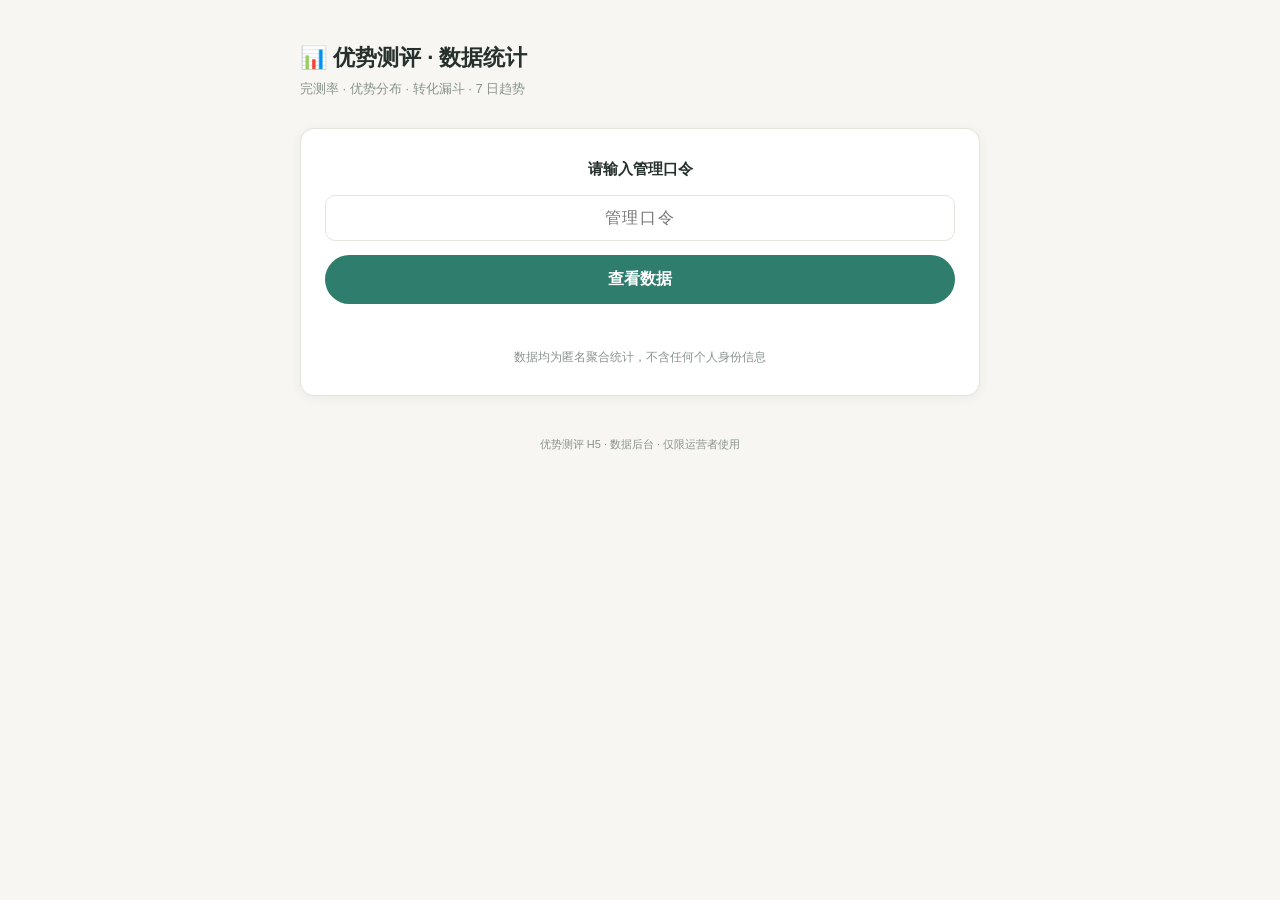
<file: admin.html>
<!DOCTYPE html>
<html lang="zh-CN">
<head>
  <meta charset="UTF-8">
  <meta name="viewport" content="width=device-width, initial-scale=1.0">
  <meta name="robots" content="noindex">
  <title>优势测评 · 数据统计</title>
  <style>
    :root {
      --primary: #2F7D6D; --primary-dark: #1F5A4E; --primary-light: #E1F0EC;
      --accent: #D85A30; --bg: #F7F6F2; --card: #FFFFFF;
      --text: #26302D; --muted: #8A938F; --border: #E4E4DE;
      --radius: 14px; --shadow: 0 2px 12px rgba(38,48,45,0.06);
    }
    * { box-sizing: border-box; margin: 0; padding: 0; }
    body { font-family: -apple-system, "PingFang SC", "Microsoft YaHei", sans-serif; background: var(--bg); color: var(--text); font-size: 15px; line-height: 1.6; }
    .wrap { max-width: 720px; margin: 0 auto; padding: 40px 20px 60px; }
    h1 { font-size: 22px; margin-bottom: 4px; }
    .sub { color: var(--muted); font-size: 13px; margin-bottom: 28px; }
    .gate { background: var(--card); border: 1px solid var(--border); border-radius: var(--radius); padding: 28px 24px; text-align: center; box-shadow: var(--shadow); }
    .gate input { width: 100%; padding: 13px 16px; border: 1.5px solid var(--border); border-radius: 10px; font-size: 16px; margin: 14px 0; text-align: center; letter-spacing: 0.1em; }
    .gate input:focus { outline: none; border-color: var(--primary); }
    .btn { display: inline-block; width: 100%; padding: 14px; border: none; border-radius: 999px; background: var(--primary); color: #fff; font-size: 16px; font-weight: 600; cursor: pointer; }
    .btn:active { opacity: 0.85; }
    .btn:disabled { opacity: 0.5; cursor: default; }
    .err { color: var(--accent); font-size: 13px; min-height: 20px; margin-top: 10px; }
    .hint { color: var(--muted); font-size: 12px; margin-top: 14px; }
    #dashboard { display: none; }
    .refresh-row { display: flex; justify-content: space-between; align-items: center; margin-bottom: 16px; }
    .refresh-row .time { color: var(--muted); font-size: 12px; }
    .refresh-btn { background: none; border: 1px solid var(--primary); color: var(--primary); border-radius: 999px; padding: 6px 16px; font-size: 13px; cursor: pointer; }
    .cards { display: grid; grid-template-columns: repeat(3, 1fr); gap: 10px; margin-bottom: 26px; }
    .card { background: var(--card); border: 1px solid var(--border); border-radius: var(--radius); padding: 16px 12px; text-align: center; box-shadow: var(--shadow); }
    .card .v { display: block; font-size: 24px; font-weight: 700; color: var(--primary); }
    .card .l { font-size: 12px; color: var(--muted); }
    .card.hot .v { color: var(--accent); }
    h2 { font-size: 16px; margin: 26px 0 12px; }
    .panel { background: var(--card); border: 1px solid var(--border); border-radius: var(--radius); padding: 18px; box-shadow: var(--shadow); }
    .row { display: flex; align-items: center; gap: 10px; margin-bottom: 10px; }
    .row:last-child { margin-bottom: 0; }
    .row .name { width: 96px; font-size: 13px; flex-shrink: 0; }
    .row .track { flex: 1; height: 12px; background: var(--border); border-radius: 999px; overflow: hidden; }
    .row .fill { height: 100%; background: var(--primary); border-radius: 999px; transition: width 0.4s; }
    .row.dist .fill { background: var(--accent); }
    .row .val { width: 56px; text-align: right; font-size: 12px; color: var(--muted); font-variant-numeric: tabular-nums; flex-shrink: 0; }
    .empty { color: var(--muted); font-size: 13px; text-align: center; padding: 10px 0; }
    .d-card { border-bottom: 1px solid var(--border); padding: 12px 2px; }
    .d-card:last-child { border-bottom: none; }
    .d-head { display: flex; align-items: center; gap: 8px; margin-bottom: 6px; flex-wrap: wrap; }
    .d-time { font-size: 12px; color: var(--muted); font-variant-numeric: tabular-nums; }
    .d-dur { font-size: 12px; color: var(--muted); }
    .d-flag { font-size: 11px; border-radius: 999px; padding: 1px 8px; }
    .d-flag.ok { color: var(--primary); background: var(--primary-light); }
    .d-flag.bad { color: var(--accent); background: #FDF0EC; }
    .d-top { display: flex; gap: 6px; flex-wrap: wrap; margin-bottom: 8px; }
    .d-chip { font-size: 12px; color: #fff; background: var(--primary); border-radius: 999px; padding: 2px 10px; }
    .d-chip.first { background: var(--accent); }
    .d-scores { display: grid; grid-template-columns: repeat(4, 1fr); gap: 4px 8px; }
    .d-s { font-size: 12px; color: #4A5450; }
    .d-s b { color: var(--primary); font-weight: 600; }
    .foot { margin-top: 40px; text-align: center; color: var(--muted); font-size: 11px; }
  </style>
</head>
<body>
  <div class="wrap">
    <h1>📊 优势测评 · 数据统计</h1>
    <p class="sub">完测率 · 优势分布 · 转化漏斗 · 7 日趋势</p>

    <div class="gate" id="gate">
      <p style="font-weight:600">请输入管理口令</p>
      <input type="password" id="passcode" placeholder="管理口令" autocomplete="off">
      <button class="btn" id="btn-enter">查看数据</button>
      <p class="err" id="gate-err"></p>
      <p class="hint">数据均为匿名聚合统计，不含任何个人身份信息</p>
    </div>

    <div id="dashboard">
      <div class="refresh-row">
        <span class="time" id="refresh-time"></span>
        <button class="refresh-btn" id="btn-refresh">刷新数据</button>
      </div>

      <div class="cards">
        <div class="card"><span class="v" id="m-total">–</span><span class="l">累计完测</span></div>
        <div class="card"><span class="v" id="m-valid">–</span><span class="l">有效作答</span></div>
        <div class="card hot"><span class="v" id="m-clients">–</span><span class="l">独立访客</span></div>
        <div class="card"><span class="v" id="m-starts">–</span><span class="l">开始作答</span></div>
        <div class="card"><span class="v" id="m-rate">–</span><span class="l">完测率</span></div>
        <div class="card"><span class="v" id="m-dur">–</span><span class="l">平均用时</span></div>
      </div>

      <h2>Top1 优势分布（首优势人数）</h2>
      <div class="panel" id="dist-panel"></div>

      <h2>八域平均分（全体样本）</h2>
      <div class="panel" id="avg-panel"></div>

      <h2>转化事件</h2>
      <div class="panel" id="event-panel"></div>

      <h2>近 7 日完测趋势</h2>
      <div class="panel" id="daily-panel"></div>

      <h2>测评明细（最近 50 条）</h2>
      <div class="panel" id="detail-panel"></div>
    </div>

    <p class="foot">优势测评 H5 · 数据后台 · 仅限运营者使用</p>
  </div>

  <script>
var WorkBuddyCloud=(()=>{var ie=Object.defineProperty;var _t=Object.getOwnPropertyDescriptor;var Tt=Object.getOwnPropertyNames;var Ot=Object.prototype.hasOwnProperty;var a=(r,e)=>ie(r,"name",{value:e,configurable:!0});var At=(r,e)=>{for(var t in e)ie(r,t,{get:e[t],enumerable:!0})},Rt=(r,e,t,s)=>{if(e&&typeof e=="object"||typeof e=="function")for(let n of Tt(e))!Ot.call(r,n)&&n!==t&&ie(r,n,{get:()=>e[n],enumerable:!(s=_t(e,n))||s.enumerable});return r};var $t=r=>Rt(ie({},"__esModule",{value:!0}),r);var nr={};At(nr,{AuthModule:()=>D,CLOUD_MODULE_PATHS:()=>R,CLOUD_PATH_PREFIX:()=>j,CloudOpenAIError:()=>x,CloudStoragePathError:()=>w,DEFAULT_SIGNED_URL_TTL_SECONDS:()=>ge,LlmModule:()=>M,MAX_SIGNED_URL_TTL_SECONDS:()=>ye,PUBLISHABLE_KEY_HEADER:()=>be,RUNTIME_STORAGE_BUCKET:()=>W,WorkBuddyCloudClient:()=>se,WorkBuddyCloudConfigError:()=>T,WorkBuddyDatabaseModule:()=>J,WorkBuddyStorageBucket:()=>H,WorkBuddyStorageDownload:()=>te,WorkBuddyStorageModule:()=>re,anonymousTokenProvider:()=>oe,createMemoryStorage:()=>ke,createWorkBuddyCloud:()=>vt,getModelCapability:()=>Oe,getModelDisplayName:()=>Te,shouldClearCredentials:()=>Pt});var T=class extends Error{static{a(this,"WorkBuddyCloudConfigError")}constructor(e){super(e),this.name="WorkBuddyCloudConfigError"}};var Ut=/^wbpk_/;function Le(r,e){if(typeof r!="string"||r.trim()==="")throw new T(`${e} is required and must be a non-empty string.`);let t=r.trim(),s;try{s=new URL(t)}catch{throw new T(`${e} must be an absolute URL, received: ${t}`)}if(s.protocol!=="https:"&&s.protocol!=="http:")throw new T(`${e} must use http(s), received protocol: ${s.protocol}`);return t.replace(/\/+$/,"")}a(Le,"normalizeHttpUrl");function It(r){if(r!=null&&r!=="")return Le(r,"endpoint");let e=globalThis.location?.origin;if(typeof e!="string"||e==="")throw new T("endpoint is required outside browsers (no location.origin to fall back to).");return e.replace(/\/+$/,"")}a(It,"resolveEndpoint");function Ct(r){if(typeof r!="string"||r.trim()==="")throw new T("publishableKey is required and must be a non-empty string.");let e=r.trim();if(!Ut.test(e))throw new T('publishableKey must start with "wbpk_".');return e}a(Ct,"normalizePublishableKey");function Lt(r){if(r)return r;if(typeof globalThis.fetch!="function")throw new T("Global fetch is unavailable in this runtime; pass options.fetch explicitly.");return globalThis.fetch.bind(globalThis)}a(Lt,"resolveFetch");function je(r){if(!r||typeof r!="object")throw new T("createWorkBuddyCloud requires publishableKey.");return Object.freeze({endpoint:It(r.endpoint),oauthRelayBaseUrl:r.oauthRelayBaseUrl?Le(r.oauthRelayBaseUrl,"oauthRelayBaseUrl"):"",publishableKey:Ct(r.publishableKey),fetch:Lt(r.fetch)})}a(je,"resolveRuntimeConfig");var be="x-wb-webapp-access-key";function we(r,e){return async(t,s)=>{let n=new Headers(s?.headers);if(n.set(be,r.publishableKey),!n.has("Authorization")){let i=await e();i&&n.set("Authorization",`Bearer ${i}`)}return r.fetch(t,{...s,headers:n})}}a(we,"createCloudFetch");var oe=a(()=>Promise.resolve(void 0),"anonymousTokenProvider");var j="/.cloud",R=Object.freeze({auth:`${j}/auth`,database:`${j}/database/rest`,storage:`${j}/storage`,llm:`${j}/llm`});var jt="workbuddy-cloud.pkce.workbuddy.",Bt="workbuddy-cloud.pkce-done.workbuddy.";function Be(r){let e="";for(let t of r)e+=String.fromCharCode(t);return btoa(e).replace(/\+/g,"-").replace(/\//g,"_").replace(/=+$/,"")}a(Be,"base64UrlEncode");function De(){let r=globalThis.crypto;return typeof r?.getRandomValues=="function"&&typeof r?.subtle?.digest=="function"&&typeof globalThis.btoa=="function"}a(De,"hasWebCrypto");function Ne(){let r=new Uint8Array(32);return globalThis.crypto.getRandomValues(r),Be(r)}a(Ne,"createCodeVerifier");async function Me(r){let e=new TextEncoder().encode(r),t=await globalThis.crypto.subtle.digest("SHA-256",e);return Be(new Uint8Array(t))}a(Me,"computeS256Challenge");var ae=class{static{a(this,"WorkBuddyPkceStore")}verifierKey;consumedKey;constructor(e){this.verifierKey=jt+e,this.consumedKey=Bt+e}usable(){let e=this.storage();if(!e)return!1;try{let t=`${this.verifierKey}.probe`;return e.setItem(t,"1"),e.removeItem(t),!0}catch{return!1}}saveVerifier(e){try{let t=this.storage();return t?(t.setItem(this.verifierKey,e),t.removeItem(this.consumedKey),!0):!1}catch{return!1}}readVerifier(){try{return this.storage()?.getItem(this.verifierKey)??null}catch{return null}}clearVerifier(){try{this.storage()?.removeItem(this.verifierKey)}catch{}}markConsumed(e){try{this.storage()?.setItem(this.consumedKey,e)}catch{}}isConsumed(e){try{return!!e&&this.storage()?.getItem(this.consumedKey)===e}catch{return!1}}storage(){try{return globalThis.sessionStorage??null}catch{return null}}};var b={signUp:"/v1/signup",signIn:"/v1/signin",signInWithProvider:"/v1/signin/with/provider",token:"/v1/token",loginWechat:"/v1/login-wechat",loginWechatWeb:"/v1/login-wechat-web",loginWorkBuddy:"/v1/login-workbuddy",loginWorkBuddyMiniProgram:"/v1/login-workbuddy-miniprogram",signOut:"/v1/user/signout",userMe:"/v1/user/me",verification:"/v1/verification",verificationVerify:"/v1/verification/verify",resetPassword:"/v1/reset",sudo:"/v1/user/sudo",userPassword:"/v1/user/password"};function Se(r,e){let t=r??{},s=typeof t.access_token=="string"?t.access_token:"";if(!s)throw Mt("response has no access_token");let n=typeof t.refresh_token=="string"?t.refresh_token:"",i=typeof t.expires_in=="number"?t.expires_in:0;return{accessToken:s,refreshToken:n,expiresAt:e+i*1e3,user:Dt(t)}}a(Se,"parseSession");function Dt(r){let e=r.is_anonymous===!0;return{id:typeof r.sub=="string"?r.sub:"",name:O(r.name),avatarUrl:O(r.avatar_url),isAnonymous:e,raw:r}}a(Dt,"userFromSessionPayload");function Fe(r){let e=r??{},t=typeof e.sub=="string"?e.sub:typeof e.uid=="string"?e.uid:"",s=e.user_metadata??{};return{id:t,email:O(e.email)??O(s.email),phone:O(e.phone_number)??O(e.phone),name:O(e.name),avatarUrl:O(e.avatar_url),isAnonymous:e.is_anonymous===!0||e.scope==="anonymous",raw:e}}a(Fe,"parseUser");function O(r){return typeof r=="string"&&r!==""?r:void 0}a(O,"pickString");function qe(r,e){let t=e??{},s=typeof t.error=="string"?t.error:void 0,n=O(t.error_description)??O(t.message)??O(t.msg)??`HTTP ${r}`;return{kind:Nt(r,s),message:n,status:r,code:s,cause:e}}a(qe,"normalizeHttpError");function Nt(r,e){if(e==="invalid_grant")return"unauthenticated";switch(r){case 400:return"invalid-request";case 401:return"unauthenticated";case 403:return"permission-denied";case 404:return"not-found";case 429:return"rate-limited";case 501:return"unimplemented";case 503:return"backend-unavailable";default:return r>=500?"backend-unavailable":"unknown"}}a(Nt,"errorKind");function K(r){return{kind:"network",message:`request failed before a response was received: ${r instanceof Error?r.message:String(r)}`,status:0,cause:r}}a(K,"normalizeNetworkError");function Mt(r){let e=new Error(`workbuddy-cloud auth: ${r}`);return e.kind="unknown",e.status=0,e}a(Mt,"sessionShapeError");var ce=class{static{a(this,"SessionManager")}store;refresh;emit;isCredentialsRejected;now;inflight=null;signOutEpoch=0;lastFailure=null;constructor(e){this.store=e.store,this.refresh=e.refresh,this.emit=e.emit,this.isCredentialsRejected=e.isCredentialsRejected,this.now=e.now??Date.now}peek(){return this.store.read()}async ensure(){let e=this.store.read();return e?this.isExpiring(e)?e.refreshToken?this.refreshOnce(e):this.abandon():e:null}async forceRefresh(){let e=this.store.read();return e?.refreshToken?this.refreshOnce(e,{ignoreCooldown:!0}):null}commitSignIn(e){return this.lastFailure=null,this.store.write(e),this.emit("SIGNED_IN",e),e}commitUserUpdate(e){return this.store.write(e),this.emit("USER_UPDATED",e),e}clear(){this.signOutEpoch+=1,this.lastFailure=null,this.inflight=null,this.store.clear(),this.emit("SIGNED_OUT",null)}isExpiring(e){return typeof e.expiresAt!="number"?!0:e.expiresAt-this.now()<9e4}refreshOnce(e,t={}){if(this.inflight)return this.inflight;if(!t.ignoreCooldown&&this.inCooldown(e.refreshToken))return Promise.resolve(null);let s=this.doRefresh(e).finally(()=>{this.inflight=null});return this.inflight=s,s}inCooldown(e){let t=this.lastFailure;return t!==null&&t.token===e&&this.now()-t.at<6e4}async doRefresh(e){let t=this.signOutEpoch,s=e.refreshToken,n;try{n=await this.refresh(s)}catch(o){return this.onRefreshFailed(s,o)}if(this.signOutEpoch!==t)return this.store.clear(),null;let i=this.store.read();return i&&i.refreshToken!==s?i:(this.lastFailure=null,this.store.write(n),this.emit("TOKEN_REFRESHED",n),n)}onRefreshFailed(e,t){return this.isCredentialsRejected(t)?this.abandon():(this.lastFailure={token:e,at:this.now()},null)}abandon(){return this.store.clear(),this.lastFailure=null,this.emit("SIGNED_OUT",null),null}};var Ft="workbuddy-cloud.session.";function ke(){let r=new Map;return{getItem:a(e=>r.get(e)??null,"getItem"),setItem:a((e,t)=>{r.set(e,t)},"setItem"),removeItem:a(e=>{r.delete(e)},"removeItem")}}a(ke,"createMemoryStorage");function We(r){if(r)return r;try{let e="__workbuddy_probe__";return globalThis.localStorage.setItem(e,"1"),globalThis.localStorage.removeItem(e),globalThis.localStorage}catch{return ke()}}a(We,"resolveStorage");var ue=class{static{a(this,"SessionStore")}storage;key;constructor(e,t){this.storage=e,this.key=Ft+t}read(){let e;try{e=this.storage.getItem(this.key)}catch{return null}if(!e)return null;try{let t=JSON.parse(e);return qt(t)?t:this.discard()}catch{return this.discard()}}write(e){try{this.storage.setItem(this.key,JSON.stringify(e))}catch{}}clear(){try{this.storage.removeItem(this.key)}catch{}}discard(){return this.clear(),null}};function qt(r){if(!r||typeof r!="object")return!1;let e=r;return typeof e.accessToken=="string"&&e.accessToken!==""&&typeof e.refreshToken=="string"&&typeof e.expiresAt=="number"&&!!e.user&&typeof e.user=="object"}a(qt,"isStoredSession");function B(r,e){let t=r.email??"",s=r.phone??"";return!!t==!!s?{data:null,error:{kind:"invalid-request",message:`${e} requires exactly one of email or phone`,status:0}}:{data:t?{kind:"email",value:t,username:t}:{kind:"phone",value:s,username:Wt(s)},error:null}}a(B,"resolveAuthIdentifier");function Wt(r){let t=r.replace(/\D/g,"");return t.startsWith("0086")?t=t.slice(4):t.startsWith("86")&&t.length===13&&(t=t.slice(2)),/^1\d{10}$/.test(t)?`+86 ${t}`:r}a(Wt,"normalizePhone");var He="wx907c65e5e107ddcf",Ht="subpackages/secondary/oauth-authorize/index";var de=class{static{a(this,"WorkBuddyMiniProgramAuth")}storage;platform;exchange;key;starting;exchanges=new Map;constructor(e,t,s,n){this.storage=t,this.platform=s,this.exchange=n,this.key=`workbuddy-cloud.miniprogram-workbuddy.${e}`}async signIn(e){if(this.starting)return this.starting;let t=this.start(e);this.starting=t;try{return await t}finally{this.starting=void 0}}async start(e){if(typeof e?.redirectPath!="string"||!e.redirectPath.trim())return P("invalid_request","WorkBuddy login requires redirectPath");let t=this.platform.applicationId;if(typeof t!="string"||!t.trim())return P("invalid_request","WorkBuddy login requires publicConfig.workBuddyOAuthClientId");try{let s=this.platform.getEnvVersion?.(),n=await this.platform.createState(),i={state:n,appId:He,expiresAt:Date.now()+6e5},o=JSON.stringify(i);if(this.storage.setItem(this.key,o),this.storage.getItem(this.key)!==o)return P("storage_unavailable","Could not persist WorkBuddy login; sign in again");let c=await this.platform.navigate({appId:He,path:`${Ht}?client_id=${encodeURIComponent(t)}&redirect_uri=${encodeURIComponent(e.redirectPath)}&state=${encodeURIComponent(n)}`+(s?`&envVersion=${s}`:""),envVersion:"release"});return c.error&&this.storage.removeItem(this.key),c}catch(s){return P("miniprogram_login_failed",xe(s))}}async handleCallback(e){let t=e?.referrerInfo,s=Ke(t?.extraData);if(!s||!s.code&&!s.error)return{data:null,error:null};let n=typeof s.state=="string"?this.exchanges.get(s.state):void 0;if(n)return t?.appId===n.appId?n.task:P("invalid_request","WorkBuddy callback does not match the login source");let i;try{i=this.readPending()}catch(c){return P("storage_unavailable",xe(c))}if(!i)return{data:null,error:null};if(typeof s.state!="string"||!s.state)return P("invalid_request","WorkBuddy callback requires state");if(t?.appId!==i.appId||s.state!==i.state)return P("invalid_request","WorkBuddy callback does not match the login source or state");if(!(typeof s.code=="string"&&s.code)&&!(typeof s.error=="string"&&s.error))return P("invalid_request","WorkBuddy callback has no authorization code");if(!s.error&&(typeof s.redirect_uri!="string"||!s.redirect_uri.trim()))return P("invalid_request","WorkBuddy callback requires redirect_uri");try{if(this.storage.removeItem(this.key),this.storage.getItem(this.key)!==null)return P("storage_unavailable","Could not consume WorkBuddy login; sign in again")}catch(c){return P("storage_unavailable",xe(c))}if(i.expiresAt<=Date.now())return P("invalid_grant","WorkBuddy login expired; sign in again","unauthenticated");if(s.error)return P(String(s.error),typeof s.error_description=="string"?s.error_description:"WorkBuddy authorization was not completed","permission-denied");let o=this.exchange({code:s.code,state:i.state,shortlink:s.redirect_uri});this.exchanges.set(i.state,{appId:i.appId,task:o});try{return await o}finally{this.exchanges.delete(i.state)}}readPending(){let e=this.storage.getItem(this.key);if(!e)return null;let t=Ke(JSON.parse(e));if(!t||typeof t.state!="string"||typeof t.appId!="string"||typeof t.expiresAt!="number")throw new Error("Invalid saved WorkBuddy login; sign in again");return t}};function Ke(r){return r!==null&&typeof r=="object"&&!Array.isArray(r)?r:null}a(Ke,"record");function P(r,e,t="invalid-request"){return{data:null,error:{kind:t,code:r,message:e,status:0}}}a(P,"failure");function xe(r){return r instanceof Error?r.message:String(r)}a(xe,"describe");var Ge=200;function Je(r,e){let t=Array.from(r);return t.length<=e?r:`${t.slice(0,e).join("")}\u2026`}a(Je,"truncateMessage");function Ee(r){let e=r.get("error");if(!e)return null;let t=r.get("error_description"),s=t?`oauth provider rejected the request: ${e}: ${t}`:`oauth provider rejected the request: ${e}`;return Je(s,Ge)}a(Ee,"oauthProviderRejectMessage");var D=class{static{a(this,"AuthModule")}fetch;baseUrl;sessions;storage;oauthRelayBaseUrl;workBuddyPkce;workBuddyMiniProgram;workBuddyExchanges=new Map;listeners=new Map;nextListenerId=1;constructor(e,t,s={}){this.fetch=t,this.baseUrl=`${e.endpoint}${R.auth}`,this.oauthRelayBaseUrl=e.oauthRelayBaseUrl,this.storage=We(s.storage),this.workBuddyPkce=new ae(e.publishableKey),this.sessions=new ce({store:new ue(this.storage,e.publishableKey),refresh:a(n=>this.exchangeRefreshHandle(n),"refresh"),emit:a((n,i)=>this.notify(n,i),"emit"),isCredentialsRejected:a(n=>le(n)&&Ve(n),"isCredentialsRejected")}),s.workBuddyMiniProgram&&(this.workBuddyMiniProgram=new de(e.publishableKey,this.storage,s.workBuddyMiniProgram,n=>this.postForSession(b.loginWorkBuddyMiniProgram,n)))}async getAccessToken(){return(await this.sessions.ensure())?.accessToken}async signInWithWorkBuddyMiniProgram(e){return this.workBuddyMiniProgram?this.workBuddyMiniProgram.signIn(e):h({kind:"unimplemented",status:0,message:"Use createMiniProgramWorkBuddyCloud for WorkBuddy mini program login"})}async handleWorkBuddyMiniProgramCallback(e){return this.workBuddyMiniProgram?this.workBuddyMiniProgram.handleCallback(e):h({kind:"unimplemented",status:0,message:"Use createMiniProgramWorkBuddyCloud for WorkBuddy mini program login"})}async signInWithPassword(e){if(!e.password)return h(p("signInWithPassword requires a password"));let t=B(e,"signInWithPassword");return t.error?h(t.error):this.postForSession(b.signIn,{username:t.data.username,password:e.password})}async signInWithWechat(e,t){return e?t?this.postForSession(b.loginWechat,{code:e,appid:t}):h(p("signInWithWechat requires appid")):h(p("signInWithWechat requires code"))}async signUp(e){let t=B(e,"signUp");if(t.error)return h(t.error);if(!e.verificationToken)return h(p("signUp requires a verificationToken; run sendOtp + verifyOtp first (the provider rejects username+password-only signup)"));let s={verification_token:e.verificationToken};return t.data.kind==="phone"?s.phone_number=t.data.username:s.email=t.data.username,e.password&&(s.password=e.password),this.postForSession(b.signUp,s)}async sendOtp(e){let t=B(e,"sendOtp");if(t.error)return h(t.error);let s={};t.data.kind==="phone"?(s.phone_number=t.data.username,s.target="ANY"):(s.email=t.data.username,s.usage="email",e.emailRedirectTo&&(s.email_redirect_to=e.emailRedirectTo));let n=await this.request(b.verification,{method:"POST",body:s});if(n.error)return h(n.error);let i=n.data??{},o=typeof i.verification_id=="string"?i.verification_id:"";return o?S({verificationId:o,isExistingUser:i.is_user===!0}):h(p("provider returned no verification_id"))}async signInWithOtp(e){let t=B(e,"signInWithOtp");if(t.error)return h(t.error);let s=await this.sendOtp(e);if(s.error)return h(s.error);let{verificationId:n,isExistingUser:i}=s.data,o=t.data.kind==="phone"?{phone:t.data.username}:{email:t.data.username};return S({verificationId:n,isExistingUser:i,isUser:i,verify:a(({token:c,password:u})=>this.verifyOtp({verificationId:n,token:c,...o,isExistingUser:i,password:u}),"verify")})}async verifyOtp(e){let t=B(e,"verifyOtp");if(t.error)return h(t.error);if(!e.verificationId||!e.token)return h(p("verifyOtp requires verificationId and token"));let s=await this.request(b.verificationVerify,{method:"POST",body:{verification_id:e.verificationId,verification_code:e.token}});if(s.error)return h(s.error);let n=s.data??{},i=typeof n.verification_token=="string"?n.verification_token:"";if(!i)return h(p("provider returned no verification_token"));if(e.isExistingUser)return this.postForSession(b.signIn,{username:t.data.username,verification_token:i});let o=t.data.kind==="phone"?{phone:t.data.value,password:e.password}:{email:t.data.value,password:e.password};return this.signUp({...o,verificationToken:i})}async signInWithOAuth(e){if(!this.oauthRelayBaseUrl)return h(p("signInWithOAuth requires oauthRelayBaseUrl"));if(e.provider!=="google"&&e.provider!=="wechat"&&e.provider!=="workbuddy")return h(p("\u5F53\u524D SDK \u4E0D\u652F\u6301\u8BE5\u767B\u5F55\u65B9\u5F0F\uFF0C\u8BF7\u68C0\u67E5 SDK \u7248\u672C\u4E0E\u767B\u5F55\u914D\u7F6E\u3002"));let t=e.redirectTo??zt();return t?this.startRelayOAuth(e,t):h(p("signInWithOAuth requires redirectTo outside a browser environment"))}parseCallbackQuery(e){try{let t=/^https?:\/\//i.test(e)?new URL(e).search:e;return S(new URLSearchParams(t))}catch{return h(p("oauth callback URL is invalid"))}}async handleOAuthCallback(e){let t=this.parseCallbackQuery(e??ve());if(t.error||!t.data)return h(t.error??p("oauth callback URL is invalid"));let s=t.data,n=Ee(s);if(n)return h({kind:"unauthenticated",message:n,status:0});let i=s.get("code");if(!i)return S(null);let o=s.get("state")??"";if(!o)return h(p("oauth callback requires state"));let c=s.get("provider_id");if(c!=="custom-oauth")return h(p("oauth callback requires provider_id=custom-oauth"));let u={provider_id:c,provider_code:i,state:o,provider_params:{state:o}};return this.postForSession(b.signInWithProvider,u)}async handleWechatWebCallback(e){let t=this.parseCallbackQuery(e??ve());if(t.error||!t.data)return h(t.error??p("oauth callback URL is invalid"));let s=t.data,n=Ee(s);if(n)return h({kind:"unauthenticated",message:n,status:0});let i=s.get("code");if(!i)return S(null);let o=s.get("state")??"";if(!o)return h(p("oauth callback requires state"));let c=s.get("provider");return c&&c!=="wechat"?h(p("wechat callback requires provider=wechat")):s.get("provider_id")==="custom-oauth"?h(p("wechat callback must not use provider_id=custom-oauth")):this.postForSession(b.loginWechatWeb,{code:i,state:o})}async handleWorkBuddyCallback(e){let t=this.parseCallbackQuery(e??ve());if(t.error||!t.data)return h(t.error??p("oauth callback URL is invalid"));let s=t.data,n=s.get("provider");if(n&&n!=="workbuddy")return S(null);let i=Ee(s);if(i)return this.workBuddyPkce.clearVerifier(),h({kind:"unauthenticated",message:i,status:0});let o=s.get("code");if(!o)return S(null);let c=s.get("state")??"";if(!c)return h(p("workbuddy callback requires state"));if(s.get("provider_id")==="custom-oauth")return h(p("workbuddy callback must not use provider_id=custom-oauth"));if(this.workBuddyPkce.isConsumed(c))return S(null);let u=this.workBuddyExchanges.get(c);if(u)return u;let d=this.workBuddyPkce.readVerifier();if(!d)return h(p("workbuddy callback has no local PKCE verifier; sign in again in this tab"));this.workBuddyPkce.clearVerifier();let l=this.exchangeWorkBuddyCode(o,c,d);this.workBuddyExchanges.set(c,l);try{return await l}finally{this.workBuddyExchanges.delete(c)}}async exchangeWorkBuddyCode(e,t,s){let n=await this.postForSession(b.loginWorkBuddy,{code:e,state:t,code_verifier:s});return n.data&&this.workBuddyPkce.markConsumed(t),n}async resetPasswordForEmail(e){if(!e)return h(p("resetPasswordForEmail requires email"));let t=await this.request(b.verification,{method:"POST",body:{email:e,usage:"PASSWORD_RESET",target:"USER"}});if(t.error)return h(t.error);let s=t.data??{},n=typeof s.verification_id=="string"?s.verification_id:"";return n?S({updateUser:a(async({nonce:i,password:o})=>{let c=await this.request(b.verificationVerify,{method:"POST",body:{verification_id:n,verification_code:i}});if(c.error)return h(c.error);let u=c.data??{},d=typeof u.verification_token=="string"?u.verification_token:"";if(!d)return h(p("provider returned no verification_token"));let l=await this.request(b.resetPassword,{method:"POST",body:{email:e,new_password:o,verification_token:d}});if(l.error)return h(l.error);let f=await this.signInWithPassword({email:e,password:o});return f.error||this.notify("PASSWORD_RECOVERY",f.data),f},"updateUser")}):h(p("provider returned no verification_id"))}async resetPasswordForOld(e){let t=await this.getAccessToken();if(!t)return h({kind:"unauthenticated",message:"no active session",status:0});let s=await this.request(b.sudo,{method:"POST",token:t,body:{password:e.oldPassword}});if(s.error)return h(s.error);let n=s.data??{},i=typeof n.sudo_token=="string"?n.sudo_token:"";if(!i)return h(p("provider returned no sudo_token"));let o=await this.request(b.userPassword,{method:"PATCH",token:t,body:{sudo_token:i,new_password:e.newPassword}});if(o.error)return h(o.error);let c=await this.getSession();return c.data?(this.notify("USER_UPDATED",c.data),S(c.data)):h(c.error??{kind:"unauthenticated",message:"no active session",status:0})}async getSession(){try{return S(await this.sessions.ensure())}catch(e){return h(le(e)?e:K(e))}}async refreshSession(){try{return S(await this.sessions.forceRefresh())}catch(e){return h(le(e)?e:K(e))}}async getUser(){let e=await this.getAccessToken();if(!e)return h({kind:"unauthenticated",message:"no active session",status:0});let t=await this.request(b.userMe,{method:"GET",token:e});return t.error?(Ve(t.error)&&this.sessions.clear(),h(t.error)):S(Fe(t.data))}async signOut(){let e=this.sessions.peek();return e?.accessToken&&await this.request(b.signOut,{method:"POST",body:{},token:e.accessToken}),this.sessions.clear(),S(null)}onAuthStateChange(e){let t=this.nextListenerId++;return this.listeners.set(t,e),ze(e,"INITIAL_SESSION",this.sessions.peek()),()=>{this.listeners.delete(t)}}async startRelayOAuth(e,t){let s;try{s=new URL(t)}catch{return h(p("signInWithOAuth requires an absolute redirectTo URL"))}let n=new URL(`${this.oauthRelayBaseUrl}/authorize`);if(n.searchParams.set("provider",e.provider),n.searchParams.set("callback_url",s.toString()),e.provider==="workbuddy"){let i=await this.createWorkBuddyProof();if(i.error||!i.data)return h(i.error??p("signInWithOAuth could not create PKCE"));n.searchParams.set("code_challenge",i.data),n.searchParams.set("code_challenge_method","S256")}return S({url:n.toString()})}async createWorkBuddyProof(){if(!De())return h(p("workbuddy sign-in requires WebCrypto; it is unavailable in this runtime (an insecure http:// origin disables it \u2014 serve the app over https)"));if(!this.workBuddyPkce.usable())return h(p("workbuddy sign-in requires sessionStorage to keep the PKCE verifier across the redirect; it is unavailable in this runtime"));let e,t;try{e=Ne(),t=await Me(e)}catch(s){return h(p(`workbuddy sign-in could not create a PKCE proof: ${Kt(s)}`))}return this.workBuddyPkce.saveVerifier(e)?S(t):h(p("workbuddy sign-in could not persist the PKCE verifier"))}async exchangeRefreshHandle(e){let t=await this.request(b.token,{method:"POST",body:{grant_type:"refresh_token",refresh_token:e}});if(t.error)throw t.error;return Se(t.data,Date.now())}async postForSession(e,t,s={}){let n=await this.request(e,{method:"POST",body:t,headers:s.headers});if(n.error)return h(n.error);try{return S(this.sessions.commitSignIn(Se(n.data,Date.now())))}catch(i){return h(le(i)?i:K(i))}}async request(e,t){let s={...t.headers};t.body!==void 0&&(s["Content-Type"]="application/json"),t.token&&(s.Authorization=`Bearer ${t.token}`);let n;try{n=await this.fetch(this.baseUrl+e,{method:t.method,headers:s,body:t.body===void 0?void 0:JSON.stringify(t.body)})}catch(o){return h(K(o))}let i=await Vt(n);return n.ok?S(i):h(qe(n.status,i))}notify(e,t){for(let s of this.listeners.values())ze(s,e,t)}};function S(r){return{data:r,error:null}}a(S,"ok");function h(r){return{data:null,error:r}}a(h,"fail");function p(r){return{kind:"invalid-request",message:r,status:0}}a(p,"badRequest");function Kt(r){return Je(r instanceof Error?r.message:String(r),Ge)}a(Kt,"describeError");function le(r){return!!r&&typeof r=="object"&&typeof r.kind=="string"}a(le,"isCloudError");function Ve(r){return r.kind==="unauthenticated"||r.code==="invalid_grant"}a(Ve,"rejectedCredentials");async function Vt(r){let e=await r.text();if(!e)return null;try{return JSON.parse(e)}catch{return{message:e}}}a(Vt,"readBody");function ze(r,e,t){try{r(e,t)}catch{}}a(ze,"safeInvoke");function zt(){let r=globalThis.location;return r?r.origin+r.pathname:""}a(zt,"currentPageUrl");function ve(){return globalThis.location?.search??""}a(ve,"currentPageSearch");var Pe=a(r=>Math.min(1e3*2**r,3e4),"getRetryDelay"),Ye=[520,503],_e=["GET","HEAD","OPTIONS"];var I=class extends Error{static{a(this,"PostgrestError")}details;hint;code;constructor(e){super(e.message),this.name="PostgrestError",this.details=e.details,this.hint=e.hint,this.code=e.code}toJSON(){return{name:this.name,message:this.message,details:this.details,hint:this.hint,code:this.code}}};function Xe(r,e){return new Promise(t=>{if(e?.aborted){t();return}let s=setTimeout(()=>{e?.removeEventListener("abort",n),t()},r);function n(){clearTimeout(s),t()}a(n,"onAbort"),e?.addEventListener("abort",n)})}a(Xe,"sleep");function Gt(r,e,t,s){return!(!s||t>=3||!_e.includes(r)||!Ye.includes(e))}a(Gt,"shouldRetry");var V=class{static{a(this,"PostgrestBuilder")}method;url;headers;schema;body;shouldThrowOnError=!1;signal;fetch;isMaybeSingle;shouldStripNulls;urlLengthLimit;retryEnabled=!0;constructor(e){this.method=e.method,this.url=e.url,this.headers=new Headers(e.headers),this.schema=e.schema,this.body=e.body,this.shouldThrowOnError=e.shouldThrowOnError??!1,this.signal=e.signal,this.isMaybeSingle=e.isMaybeSingle??!1,this.shouldStripNulls=e.shouldStripNulls??!1,this.urlLengthLimit=e.urlLengthLimit??8e3,this.retryEnabled=e.retry??!0,e.fetch?this.fetch=e.fetch:this.fetch=fetch}throwOnError(){return this.shouldThrowOnError=!0,this}stripNulls(){if(this.headers.get("Accept")==="text/csv")throw new Error("stripNulls() cannot be used with csv()");return this.shouldStripNulls=!0,this}setHeader(e,t){return this.headers=new Headers(this.headers),this.headers.set(e,t),this}retry(e){return this.retryEnabled=e,this}then(e,t){if(this.schema===void 0||(["GET","HEAD"].includes(this.method)?this.headers.set("Accept-Profile",this.schema):this.headers.set("Content-Profile",this.schema)),this.method!=="GET"&&this.method!=="HEAD"&&this.headers.set("Content-Type","application/json"),this.shouldStripNulls){let o=this.headers.get("Accept");o==="application/vnd.pgrst.object+json"?this.headers.set("Accept","application/vnd.pgrst.object+json;nulls=stripped"):(!o||o==="application/json")&&this.headers.set("Accept","application/vnd.pgrst.array+json;nulls=stripped")}let s=this.fetch,i=a(async()=>{let o=0;for(;;){let c={};this.headers.forEach((d,l)=>{c[l]=d}),o>0&&(c["X-Retry-Count"]=String(o));let u;try{u=await s(this.url.toString(),{method:this.method,headers:c,body:JSON.stringify(this.body,(d,l)=>typeof l=="bigint"?l.toString():l),signal:this.signal})}catch(d){if(d?.name==="AbortError"||d?.code==="ABORT_ERR"||!_e.includes(this.method))throw d;if(this.retryEnabled&&o<3){let l=Pe(o);o++,await Xe(l,this.signal);continue}throw d}if(Gt(this.method,u.status,o,this.retryEnabled)){let d=u.headers?.get("Retry-After")??null,l=d!==null?Math.max(0,parseInt(d,10)||0)*1e3:Pe(o);await u.text(),o++,await Xe(l,this.signal);continue}return await this.processResponse(u)}},"executeWithRetry")();return this.shouldThrowOnError||(i=i.catch(o=>{let c="",u="",d="",l=o?.cause;if(l){let g=l?.message??"",y=l?.code??"";c=`${o?.name??"FetchError"}: ${o?.message}`,c+=`

Caused by: ${l?.name??"Error"}: ${g}`,y&&(c+=` (${y})`),l?.stack&&(c+=`
${l.stack}`)}else c=o?.stack??"";let f=this.url.toString().length;return o?.name==="AbortError"||o?.code==="ABORT_ERR"?(d="",u="Request was aborted (timeout or manual cancellation)",f>this.urlLengthLimit&&(u+=`. Note: Your request URL is ${f} characters, which may exceed server limits. If selecting many fields, consider using views. If filtering with large arrays (e.g., .in('id', [many IDs])), consider using an RPC function to pass values server-side.`)):(l?.name==="HeadersOverflowError"||l?.code==="UND_ERR_HEADERS_OVERFLOW")&&(d="",u="HTTP headers exceeded server limits (typically 16KB)",f>this.urlLengthLimit&&(u+=`. Your request URL is ${f} characters. If selecting many fields, consider using views. If filtering with large arrays (e.g., .in('id', [200+ IDs])), consider using an RPC function instead.`)),{success:!1,error:{message:`${o?.name??"FetchError"}: ${o?.message}`,details:c,hint:u,code:d},data:null,count:null,status:0,statusText:""}})),i.then(e,t)}async processResponse(e){let t=null,s=null,n=null,i=e.status,o=e.statusText;if(e.ok){if(this.method!=="HEAD"){let d=await e.text();if(d!=="")if(this.headers.get("Accept")==="text/csv")s=d;else if(this.headers.get("Accept")&&this.headers.get("Accept")?.includes("application/vnd.pgrst.plan+text"))s=d;else try{s=JSON.parse(d)}catch{if(t={message:d},s=null,this.shouldThrowOnError)throw new I({message:d,details:"",hint:"",code:""})}}let c=this.headers.get("Prefer")?.match(/count=(exact|planned|estimated)/),u=e.headers.get("content-range")?.split("/");if(c&&u&&u.length>1&&(n=parseInt(u[1])),this.isMaybeSingle&&Array.isArray(s))if(s.length>1){if(t={code:"PGRST116",details:`Results contain ${s.length} rows, application/vnd.pgrst.object+json requires 1 row`,hint:null,message:"JSON object requested, multiple (or no) rows returned"},s=null,n=null,i=406,o="Not Acceptable",this.shouldThrowOnError)throw new I({...t,hint:t.hint??""})}else s.length===1?s=s[0]:s=null}else{let c=await e.text();try{t=JSON.parse(c),Array.isArray(t)&&e.status===404&&(s=[],t=null,i=200,o="OK")}catch{e.status===404&&c===""?(i=204,o="No Content"):t={message:c}}if(t&&this.shouldThrowOnError)throw new I(t)}return{success:t===null,error:t,data:s,count:n,status:i,statusText:o}}returns(){return this}overrideTypes(){return this}};var z=class extends V{static{a(this,"PostgrestTransformBuilder")}throwOnError(){return super.throwOnError()}select(e){let t=!1,s=(e??"*").split("").map(n=>/\s/.test(n)&&!t?"":(n==='"'&&(t=!t),n)).join("");return this.url.searchParams.set("select",s),this.headers.append("Prefer","return=representation"),this}order(e,{ascending:t=!0,nullsFirst:s,foreignTable:n,referencedTable:i=n}={}){let o=i?`${i}.order`:"order",c=this.url.searchParams.get(o);return this.url.searchParams.set(o,`${c?`${c},`:""}${e}.${t?"asc":"desc"}${s===void 0?"":s?".nullsfirst":".nullslast"}`),this}limit(e,{foreignTable:t,referencedTable:s=t}={}){let n=typeof s>"u"?"limit":`${s}.limit`;return this.url.searchParams.set(n,`${e}`),this}range(e,t,{foreignTable:s,referencedTable:n=s}={}){let i=typeof n>"u"?"offset":`${n}.offset`,o=typeof n>"u"?"limit":`${n}.limit`;return this.url.searchParams.set(i,`${e}`),this.url.searchParams.set(o,`${t-e+1}`),this}abortSignal(e){return this.signal=e,this}single(){return this.headers.set("Accept","application/vnd.pgrst.object+json"),this}maybeSingle(){return this.isMaybeSingle=!0,this}csv(){return this.headers.set("Accept","text/csv"),this}geojson(){return this.headers.set("Accept","application/geo+json"),this}explain({analyze:e=!1,verbose:t=!1,settings:s=!1,buffers:n=!1,wal:i=!1,format:o="text"}={}){let c=[e?"analyze":null,t?"verbose":null,s?"settings":null,n?"buffers":null,i?"wal":null].filter(Boolean).join("|"),u=this.headers.get("Accept")??"application/json";return this.headers.set("Accept",`application/vnd.pgrst.plan+${o}; for="${u}"; options=${c};`),o==="json"?this:this}rollback(){return this.headers.append("Prefer","tx=rollback"),this}returns(){return this}maxAffected(e){return this.headers.append("Prefer","handling=strict"),this.headers.append("Prefer",`max-affected=${e}`),this}};var Ze=new RegExp("[,()]"),A=class extends z{static{a(this,"PostgrestFilterBuilder")}throwOnError(){return super.throwOnError()}eq(e,t){return this.url.searchParams.append(e,`eq.${t}`),this}neq(e,t){return this.url.searchParams.append(e,`neq.${t}`),this}gt(e,t){return this.url.searchParams.append(e,`gt.${t}`),this}gte(e,t){return this.url.searchParams.append(e,`gte.${t}`),this}lt(e,t){return this.url.searchParams.append(e,`lt.${t}`),this}lte(e,t){return this.url.searchParams.append(e,`lte.${t}`),this}like(e,t){return this.url.searchParams.append(e,`like.${t}`),this}likeAllOf(e,t){return this.url.searchParams.append(e,`like(all).{${t.join(",")}}`),this}likeAnyOf(e,t){return this.url.searchParams.append(e,`like(any).{${t.join(",")}}`),this}ilike(e,t){return this.url.searchParams.append(e,`ilike.${t}`),this}ilikeAllOf(e,t){return this.url.searchParams.append(e,`ilike(all).{${t.join(",")}}`),this}ilikeAnyOf(e,t){return this.url.searchParams.append(e,`ilike(any).{${t.join(",")}}`),this}regexMatch(e,t){return this.url.searchParams.append(e,`match.${t}`),this}regexIMatch(e,t){return this.url.searchParams.append(e,`imatch.${t}`),this}is(e,t){return this.url.searchParams.append(e,`is.${t}`),this}isDistinct(e,t){return this.url.searchParams.append(e,`isdistinct.${t}`),this}in(e,t){let s=Array.from(new Set(t)).map(n=>typeof n=="string"&&Ze.test(n)?`"${n}"`:`${n}`).join(",");return this.url.searchParams.append(e,`in.(${s})`),this}notIn(e,t){let s=Array.from(new Set(t)).map(n=>typeof n=="string"&&Ze.test(n)?`"${n}"`:`${n}`).join(",");return this.url.searchParams.append(e,`not.in.(${s})`),this}contains(e,t){return typeof t=="string"?this.url.searchParams.append(e,`cs.${t}`):Array.isArray(t)?this.url.searchParams.append(e,`cs.{${t.join(",")}}`):this.url.searchParams.append(e,`cs.${JSON.stringify(t)}`),this}containedBy(e,t){return typeof t=="string"?this.url.searchParams.append(e,`cd.${t}`):Array.isArray(t)?this.url.searchParams.append(e,`cd.{${t.join(",")}}`):this.url.searchParams.append(e,`cd.${JSON.stringify(t)}`),this}rangeGt(e,t){return this.url.searchParams.append(e,`sr.${t}`),this}rangeGte(e,t){return this.url.searchParams.append(e,`nxl.${t}`),this}rangeLt(e,t){return this.url.searchParams.append(e,`sl.${t}`),this}rangeLte(e,t){return this.url.searchParams.append(e,`nxr.${t}`),this}rangeAdjacent(e,t){return this.url.searchParams.append(e,`adj.${t}`),this}overlaps(e,t){return typeof t=="string"?this.url.searchParams.append(e,`ov.${t}`):this.url.searchParams.append(e,`ov.{${t.join(",")}}`),this}textSearch(e,t,{config:s,type:n}={}){let i="";n==="plain"?i="pl":n==="phrase"?i="ph":n==="websearch"&&(i="w");let o=s===void 0?"":`(${s})`;return this.url.searchParams.append(e,`${i}fts${o}.${t}`),this}match(e){return Object.entries(e).filter(([t,s])=>s!==void 0).forEach(([t,s])=>{this.url.searchParams.append(t,`eq.${s}`)}),this}not(e,t,s){return this.url.searchParams.append(e,`not.${t}.${s}`),this}or(e,{foreignTable:t,referencedTable:s=t}={}){let n=s?`${s}.or`:"or";return this.url.searchParams.append(n,`(${e})`),this}filter(e,t,s){return this.url.searchParams.append(e,`${t}.${s}`),this}};var G=class{static{a(this,"PostgrestQueryBuilder")}url;headers;schema;signal;fetch;urlLengthLimit;retry;constructor(e,{headers:t={},schema:s,fetch:n,urlLengthLimit:i=8e3,retry:o}){this.url=e,this.headers=new Headers(t),this.schema=s,this.fetch=n,this.urlLengthLimit=i,this.retry=o}cloneRequestState(){return{url:new URL(this.url.toString()),headers:new Headers(this.headers)}}select(e,t){let{head:s=!1,count:n}=t??{},i=s?"HEAD":"GET",o=!1,c=(e??"*").split("").map(l=>/\s/.test(l)&&!o?"":(l==='"'&&(o=!o),l)).join(""),{url:u,headers:d}=this.cloneRequestState();return u.searchParams.set("select",c),n&&d.append("Prefer",`count=${n}`),new A({method:i,url:u,headers:d,schema:this.schema,fetch:this.fetch,urlLengthLimit:this.urlLengthLimit,retry:this.retry})}insert(e,{count:t,defaultToNull:s=!0}={}){let n="POST",{url:i,headers:o}=this.cloneRequestState();if(t&&o.append("Prefer",`count=${t}`),s||o.append("Prefer","missing=default"),Array.isArray(e)){let c=e.reduce((u,d)=>u.concat(Object.keys(d)),[]);if(c.length>0){let u=[...new Set(c)].map(d=>`"${d}"`);i.searchParams.set("columns",u.join(","))}}return new A({method:n,url:i,headers:o,schema:this.schema,body:e,fetch:this.fetch??fetch,urlLengthLimit:this.urlLengthLimit,retry:this.retry})}upsert(e,{onConflict:t,ignoreDuplicates:s=!1,count:n,defaultToNull:i=!0}={}){let o="POST",{url:c,headers:u}=this.cloneRequestState();if(u.append("Prefer",`resolution=${s?"ignore":"merge"}-duplicates`),t!==void 0&&c.searchParams.set("on_conflict",t),n&&u.append("Prefer",`count=${n}`),i||u.append("Prefer","missing=default"),Array.isArray(e)){let d=e.reduce((l,f)=>l.concat(Object.keys(f)),[]);if(d.length>0){let l=[...new Set(d)].map(f=>`"${f}"`);c.searchParams.set("columns",l.join(","))}}return new A({method:o,url:c,headers:u,schema:this.schema,body:e,fetch:this.fetch??fetch,urlLengthLimit:this.urlLengthLimit,retry:this.retry})}update(e,{count:t}={}){let s="PATCH",{url:n,headers:i}=this.cloneRequestState();return t&&i.append("Prefer",`count=${t}`),new A({method:s,url:n,headers:i,schema:this.schema,body:e,fetch:this.fetch??fetch,urlLengthLimit:this.urlLengthLimit,retry:this.retry})}delete({count:e}={}){let t="DELETE",{url:s,headers:n}=this.cloneRequestState();return e&&n.append("Prefer",`count=${e}`),new A({method:t,url:s,headers:n,schema:this.schema,fetch:this.fetch??fetch,urlLengthLimit:this.urlLengthLimit,retry:this.retry})}};var N=class r{static{a(this,"PostgrestClient")}url;headers;schemaName;fetch;urlLengthLimit;retry;constructor(e,{headers:t={},schema:s,fetch:n,timeout:i,urlLengthLimit:o=8e3,retry:c}={}){this.url=e,this.headers=new Headers(t),this.schemaName=s,this.urlLengthLimit=o;let u=n??globalThis.fetch;i!==void 0&&i>0?this.fetch=(d,l)=>{let f=new AbortController,g=setTimeout(()=>f.abort(),i),y=l?.signal;if(y){if(y.aborted)return clearTimeout(g),u(d,l);let ne=a(()=>{clearTimeout(g),f.abort()},"abortHandler");return y.addEventListener("abort",ne,{once:!0}),u(d,{...l,signal:f.signal}).finally(()=>{clearTimeout(g),y.removeEventListener("abort",ne)})}return u(d,{...l,signal:f.signal}).finally(()=>clearTimeout(g))}:this.fetch=u,this.retry=c}from(e){if(!e||typeof e!="string"||e.trim()==="")throw new Error("Invalid relation name: relation must be a non-empty string.");let t=new URL(`${this.url}/${e}`);return new G(t,{headers:new Headers(this.headers),schema:this.schemaName,fetch:this.fetch,urlLengthLimit:this.urlLengthLimit,retry:this.retry})}schema(e){return new r(this.url,{headers:this.headers,schema:e,fetch:this.fetch,urlLengthLimit:this.urlLengthLimit,retry:this.retry})}rpc(e,t={},{head:s=!1,get:n=!1,count:i}={}){let o,c=new URL(`${this.url}/rpc/${e}`),u,d=a(g=>g!==null&&typeof g=="object"&&(!Array.isArray(g)||g.some(d)),"_isObject"),l=s&&Object.values(t).some(d);l?(o="POST",u=t):s||n?(o=s?"HEAD":"GET",Object.entries(t).filter(([g,y])=>y!==void 0).map(([g,y])=>[g,Array.isArray(y)?`{${y.join(",")}}`:`${y}`]).forEach(([g,y])=>{c.searchParams.append(g,y)})):(o="POST",u=t);let f=new Headers(this.headers);return l?f.set("Prefer",i?`count=${i},return=minimal`:"return=minimal"):i&&f.set("Prefer",`count=${i}`),new A({method:o,url:c,headers:f,schema:this.schemaName,body:u,fetch:this.fetch??fetch,urlLengthLimit:this.urlLengthLimit,retry:this.retry})}};var J=class{static{a(this,"WorkBuddyDatabaseModule")}client;constructor(e,t){this.client=new N(`${e.endpoint}${R.database}`,{fetch:t}),this.from=this.client.from.bind(this.client),this.rpc=this.client.rpc.bind(this.client)}from;rpc;get url(){return this.client.url}};function et(r,e){return new J(r,e)}a(et,"createDatabaseModule");var x=class extends Error{static{a(this,"CloudOpenAIError")}error;status;requestId;retryAfterMs;constructor(e,t={}){let s=typeof e=="string"?{message:e,type:"server_error",param:null,code:null}:e;super(s.message),this.name="CloudOpenAIError",this.error=s,this.status=t.status,this.requestId=t.requestId,this.retryAfterMs=t.retryAfterMs,t.cause!==void 0&&("cause"in this||Object.defineProperty(this,"cause",{value:t.cause,writable:!1,enumerable:!1,configurable:!1}))}};function tt(r){if(!r)return;let e=r.trim(),t=Number(e);if(!isNaN(t)&&t>=0&&Number.isInteger(t))return t*1e3;let s=Date.parse(e);if(!isNaN(s)){let n=s-Date.now();return n>0?n:0}}a(tt,"parseRetryAfter");function m(...r){return r.find(e=>typeof e=="string"&&e.length>0)}a(m,"stringField");function k(...r){return r.find(e=>typeof e=="number"&&Number.isFinite(e))}a(k,"numberField");function E(...r){return r.find(e=>typeof e=="boolean")}a(E,"booleanField");function rt(...r){for(let e of r){if(typeof e=="number"&&Number.isFinite(e))return e;if(e!==null&&typeof e=="object"&&!Array.isArray(e))return Jt(e)}}a(rt,"contextWindowField");function Jt(r){let e={};for(let[t,s]of Object.entries(r)){if(t==="supportedLengths"){Array.isArray(s)&&(e.supportedLengths=s.filter(n=>typeof n=="number"&&Number.isFinite(n)));continue}if(t==="defaultLength"){typeof s=="number"&&Number.isFinite(s)&&(e.defaultLength=s);continue}Object.defineProperty(e,t,{value:s,writable:!0,enumerable:!0,configurable:!0})}return e}a(Jt,"normalizeContextWindowObject");function st(r){if(!r||typeof r!="object")return;let e=r,t=Array.isArray(e.input)?e.input.filter(n=>typeof n=="string"):void 0,s=Array.isArray(e.output)?e.output.filter(n=>typeof n=="string"):void 0;return t?.length||s?.length?{...t?.length?{input:t}:{},...s?.length?{output:s}:{}}:void 0}a(st,"modalitiesField");function nt(r){if(!r||typeof r!="object")return;let t=Object.entries(r).filter(([,s])=>typeof s=="boolean");return t.length?Object.fromEntries(t):void 0}a(nt,"capabilitiesField");function it(r){if(!r||typeof r!="object")return;let e=r,t={...m(e.currency)?{currency:e.currency}:{},...k(e.inputPerMillionTokens)!==void 0?{inputPerMillionTokens:e.inputPerMillionTokens}:{},...k(e.outputPerMillionTokens)!==void 0?{outputPerMillionTokens:e.outputPerMillionTokens}:{},...m(e.displayText)?{displayText:e.displayText}:{}};return Object.keys(t).length?t:void 0}a(it,"pricingField");function ot(r){if(!r||typeof r!="object")return;let e=r,t={},s=m(e.effort);s!==void 0&&(t.effort=s);let n=m(e.defaultEffort);n!==void 0&&(t.defaultEffort=n),Array.isArray(e.supportedEfforts)&&(t.supportedEfforts=e.supportedEfforts.filter(c=>typeof c=="string"));let i=m(e.summary);i!==void 0&&(i==="auto"||i==="concise"||i==="detailed")&&(t.summary=i);let o=E(e.canDisableThinking);return o!==void 0&&(t.canDisableThinking=o),Object.keys(t).length>0?t:void 0}a(ot,"reasoningField");function Yt(r){let e=m(r.id,r.ID);if(!e)return null;let t=E(r.enabled,r.Enabled),s=E(r.disabled,r.Disabled),n,i;return t!==void 0?(n=t,s!==void 0&&(i=s)):s!==void 0?(i=s,n=!s):n=!0,{id:e,name:m(r.name,r.Name)??e,...m(r.provider,r.Provider)?{provider:m(r.provider,r.Provider)}:{},...m(r.vendor,r.Vendor)?{vendor:m(r.vendor,r.Vendor)}:{},...m(r.family,r.Family)?{family:m(r.family,r.Family)}:{},...m(r.version,r.Version)?{version:m(r.version,r.Version)}:{},...m(r.description,r.Description)?{description:m(r.description,r.Description)}:{},...m(r.descriptionZh,r.DescriptionZh)?{descriptionZh:m(r.descriptionZh,r.DescriptionZh)}:{},...m(r.descriptionEn,r.DescriptionEn)?{descriptionEn:m(r.descriptionEn,r.DescriptionEn)}:{},...m(r.iconUrl,r.IconURL)?{iconUrl:m(r.iconUrl,r.IconURL)}:{},...rt(r.contextWindow,r.ContextWindow)!==void 0?{contextWindow:rt(r.contextWindow,r.ContextWindow)}:{},...k(r.maxInputTokens,r.MaxInputTokens)!==void 0?{maxInputTokens:k(r.maxInputTokens,r.MaxInputTokens)}:{},...k(r.maxOutputTokens,r.MaxOutputTokens)!==void 0?{maxOutputTokens:k(r.maxOutputTokens,r.MaxOutputTokens)}:{},...st(r.modalities??r.Modalities)?{modalities:st(r.modalities??r.Modalities)}:{},...nt(r.capabilities??r.Capabilities)?{capabilities:nt(r.capabilities??r.Capabilities)}:{},enabled:n,...i!==void 0?{disabled:i}:{},...E(r.isDefault,r.IsDefault)!==void 0?{isDefault:E(r.isDefault,r.IsDefault)}:{},...k(r.sortOrder,r.SortOrder)!==void 0?{sortOrder:k(r.sortOrder,r.SortOrder)}:{},...it(r.pricing??r.Pricing)?{pricing:it(r.pricing??r.Pricing)}:{},...m(r.credits,r.Credits)?{credits:m(r.credits,r.Credits)}:{},...k(r.maxAllowedSize,r.MaxAllowedSize)!==void 0?{maxAllowedSize:k(r.maxAllowedSize,r.MaxAllowedSize)}:{},...E(r.disabledMultimodal,r.DisabledMultimodal)!==void 0?{disabledMultimodal:E(r.disabledMultimodal,r.DisabledMultimodal)}:{},...E(r.supportsImages,r.SupportsImages)!==void 0?{supportsImages:E(r.supportsImages,r.SupportsImages)}:{},...E(r.supportsToolCall,r.SupportsToolCall)!==void 0?{supportsToolCall:E(r.supportsToolCall,r.SupportsToolCall)}:{},...E(r.supportsReasoning,r.SupportsReasoning)!==void 0?{supportsReasoning:E(r.supportsReasoning,r.SupportsReasoning)}:{},...E(r.onlyReasoning,r.OnlyReasoning)!==void 0?{onlyReasoning:E(r.onlyReasoning,r.OnlyReasoning)}:{},...ot(r.reasoning??r.Reasoning)?{reasoning:ot(r.reasoning??r.Reasoning)}:{},...k(r.temperature,r.Temperature)!==void 0?{temperature:k(r.temperature,r.Temperature)}:{},...k(r.top_k,r.Top_K)!==void 0?{top_k:k(r.top_k,r.Top_K)}:{},...k(r.top_p,r.Top_P)!==void 0?{top_p:k(r.top_p,r.Top_P)}:{},...k(r.repetition_penalty,r.Repetition_Penalty)!==void 0?{repetition_penalty:k(r.repetition_penalty,r.Repetition_Penalty)}:{}}}a(Yt,"normalizeModel");function Te(r){return r.name||r.id}a(Te,"getModelDisplayName");function Oe(r,e){return r.capabilities?.[e]}a(Oe,"getModelCapability");var he=class{static{a(this,"ModelsAPI")}baseUrl;fetch;constructor(e,t){this.baseUrl=e,this.fetch=t}async list(e){let t;try{t=await this.fetch(`${this.baseUrl}/models`,{method:"GET",headers:{Accept:"application/json"},signal:e})}catch(c){throw c instanceof Error&&c.name==="AbortError"?c:new x({message:`Network error: ${c?.message??"unknown"}`,type:"server_error",param:null,code:"gateway_network_error"},{cause:c})}if(!t.ok)throw await Ae(t);let s=await t.text(),n;try{n=JSON.parse(s)}catch{throw new x({message:"Failed to parse models response: invalid JSON",type:"server_error",param:null,code:"gateway_invalid_response"})}let i=Array.isArray(n)?n:Array.isArray(n?.data)?n.data:[],o=[];for(let c of i){let u=Yt(c);u&&o.push(u)}return o}};async function Ae(r){let e=await r.text().catch(()=>""),t;try{let i=JSON.parse(e);if(i&&typeof i=="object"&&i.error){let o=i.error;t={message:typeof o.message=="string"?o.message:`HTTP ${r.status}`,type:typeof o.type=="string"?o.type:"server_error",param:o.param===void 0?null:o.param,code:o.code===void 0?null:o.code}}else t={message:typeof i=="string"?i:`HTTP ${r.status}`,type:"server_error",param:null,code:null}}catch{t={message:e||`HTTP ${r.status}`,type:"server_error",param:null,code:null}}let s=r.headers.get("x-request-id")??void 0,n=tt(r.headers.get("retry-after"));return new x(t,{status:r.status,requestId:s,retryAfterMs:n})}a(Ae,"httpError");var fe=class{static{a(this,"Utf8Decoder")}codePoint=0;bytesNeeded=0;bytesSeen=0;lowerBoundary=128;upperBoundary=191;bomSeen=!1;streaming=!1;resetSequence(){this.codePoint=0,this.bytesNeeded=0,this.bytesSeen=0,this.lowerBoundary=128,this.upperBoundary=191}decode(e=new Uint8Array,t={}){this.streaming||(this.resetSequence(),this.bomSeen=!1),this.streaming=t.stream===!0;let s="",n=a(i=>{!this.bomSeen&&(this.bomSeen=!0,i===65279)||(s+=String.fromCodePoint(i))},"emit");for(let i=0;i<e.length;i++){let o=e[i];if(this.bytesNeeded===0){o<=127?n(o):o>=194&&o<=223?(this.bytesNeeded=1,this.codePoint=o&31):o>=224&&o<=239?(this.bytesNeeded=2,this.codePoint=o&15,o===224&&(this.lowerBoundary=160),o===237&&(this.upperBoundary=159)):o>=240&&o<=244?(this.bytesNeeded=3,this.codePoint=o&7,o===240&&(this.lowerBoundary=144),o===244&&(this.upperBoundary=143)):n(65533);continue}if(o<this.lowerBoundary||o>this.upperBoundary){this.resetSequence(),n(65533),i--;continue}this.lowerBoundary=128,this.upperBoundary=191,this.codePoint=this.codePoint<<6|o&63,this.bytesSeen++,this.bytesSeen===this.bytesNeeded&&(n(this.codePoint),this.resetSequence())}return!this.streaming&&this.bytesNeeded>0&&(n(65533),this.resetSequence()),s}};var Xt=class{static{a(this,"SSEDecoder")}event=null;dataParts=[];decode(e){let t=e;if(t.endsWith("\r")&&(t=t.slice(0,-1)),t===""){if(this.event===null&&this.dataParts.length===0)return null;let o={event:this.event,data:this.dataParts.join(`
`)};return this.event=null,this.dataParts=[],o}if(t.startsWith(":"))return null;let s=t.indexOf(":"),n,i;if(s===-1)n=t,i="";else{n=t.slice(0,s);let o=t.slice(s+1);o.startsWith(" ")&&(o=o.slice(1)),i=o}return n==="event"?this.event=i:n==="data"&&this.dataParts.push(i),null}flush(){if(this.event===null&&this.dataParts.length===0)return null;let e={event:this.event,data:this.dataParts.join(`
`)};return this.event=null,this.dataParts=[],e}},Qt=class{static{a(this,"LineDecoder")}buffer=new Uint8Array;decoder;constructor(){this.decoder=typeof TextDecoder>"u"?new fe:new TextDecoder("utf-8")}decode(e){let t=new Uint8Array(this.buffer.length+e.length);t.set(this.buffer),t.set(e,this.buffer.length),this.buffer=t;let s=[],n=0;for(let i=0;i<this.buffer.length;i++)if(this.buffer[i]===10||this.buffer[i]===13){let o=this.buffer.subarray(n,i),c=this.decoder.decode(o,{stream:!0});s.push(c),this.buffer[i]===13&&i+1<this.buffer.length&&this.buffer[i+1]===10&&i++,n=i+1}return n>0&&(this.buffer=this.buffer.slice(n)),s}flush(){if(this.buffer.length===0){let t=this.decoder.decode();return t?[t]:[]}let e=this.decoder.decode(this.buffer,{stream:!1});return this.buffer=new Uint8Array,e?[e]:[]}},at="[DONE]";async function*ct(r,e){let t=new Xt,s=new Qt,n=r.getReader(),i=!1,o=a(()=>{i=!0,n.cancel().catch(()=>{})},"onAbort");if(e){if(e.aborted)return;e.addEventListener("abort",o,{once:!0})}try{for(;;){if(i)return;let u;try{u=await n.read()}catch(f){if(i||f instanceof Error&&f.name==="AbortError")return;throw f}let{done:d,value:l}=u;if(d)break;for(let f of s.decode(l)){let g=t.decode(f);g&&(yield g)}}for(let u of s.flush()){let d=t.decode(u);d&&(yield d)}let c=t.flush();c&&(yield c)}finally{e&&e.removeEventListener("abort",o);try{n.releaseLock()}catch{}}}a(ct,"iterSSEEvents");function Zt(r,e){let t=e?{requestId:e}:{};try{let s=JSON.parse(r);if(s&&typeof s=="object"){let n=s.error??s;if(n&&typeof n=="object")return new x({message:typeof n.message=="string"?n.message:"Stream error",type:typeof n.type=="string"?n.type:"server_error",param:n.param===void 0?null:n.param,code:n.code===void 0?null:n.code},t)}}catch{}return new x({message:r||"Stream error",type:"server_error",param:null,code:null},t)}a(Zt,"extractSSEError");var pe=class{static{a(this,"ChatCompletionsAPI")}baseUrl;fetch;constructor(e,t){this.baseUrl=e,this.fetch=t}create(e){if(e.stream!==!0)throw new x({message:"stream must be true; non-streaming chat completions are not supported",type:"invalid_request_error",param:"stream",code:"request_stream_required"});return this.createStreaming(e)}async*createStreaming(e){let{signal:t,conversationId:s,...n}=e;n.stream=!0;let i;try{i=await this.fetch(`${this.baseUrl}/chat/completions`,{method:"POST",headers:{Accept:"text/event-stream","Content-Type":"application/json",...s!==void 0?{"X-Conversation-ID":s}:{}},body:JSON.stringify(n),signal:t})}catch(d){if(d instanceof Error&&d.name==="AbortError")return;throw new x({message:`Network error: ${d?.message??"unknown"}`,type:"server_error",param:null,code:"gateway_network_error"},{cause:d})}if(!i.ok)throw await Ae(i);if(!i.body)throw new x({message:"Response body is empty \u2014 streaming not supported",type:"server_error",param:null,code:"gateway_invalid_response"},{requestId:i.headers.get("x-request-id")??void 0});let o=i.headers.get("x-request-id")??void 0,c=!1,u=!1;try{for await(let d of ct(i.body,t)){if(d.event==="error")throw u=!0,Zt(d.data,o);if(d.event===null||d.event===""){if(d.data===at){c=!0;return}if(!d.data)continue;let l;try{l=JSON.parse(d.data)}catch{throw u=!0,new x({message:`Failed to parse SSE data: ${d.data}`,type:"server_error",param:null,code:"gateway_invalid_response"},{requestId:o})}if(l&&typeof l=="object"&&"error"in l){u=!0;let f=l.error;throw new x({message:typeof f?.message=="string"?f.message:"Stream error",type:typeof f?.type=="string"?f.type:"server_error",param:f?.param===void 0?null:f.param,code:f?.code===void 0?null:f.code},{requestId:o})}yield l}}}catch(d){if(d instanceof Error&&d.name==="AbortError")return;throw u=!0,d}if(!c&&!u&&!t?.aborted)throw new x({message:"\u6D41\u5F0F\u54CD\u5E94\u4E2D\u65AD\u3002",type:"server_error",param:null,code:"gateway_stream_interrupted"},{requestId:o})}};var M=class{static{a(this,"LlmModule")}fetch;baseUrl;models;chat;constructor(e,t){this.fetch=t,this.baseUrl=`${e.endpoint}${R.llm}`,this.models=new he(this.baseUrl,this.fetch),this.chat={completions:new pe(this.baseUrl,this.fetch)}}};var F=class extends Error{static{a(this,"StorageError")}__isStorageError=!0;namespace;status;statusCode;constructor(e,t="storage",s,n){super(e),this.namespace=t,this.name=t==="vectors"?"StorageVectorsError":"StorageError",this.status=s,this.statusCode=n}toJSON(){return{name:this.name,message:this.message,status:this.status,statusCode:this.statusCode}}};function U(r){return typeof r=="object"&&r!==null&&"__isStorageError"in r}a(U,"isStorageError");var C=class extends F{static{a(this,"StorageApiError")}status;statusCode;code;constructor(e,t,s,n="storage",i){super(e,n,t,s),this.name=n==="vectors"?"StorageVectorsApiError":"StorageApiError",this.status=t,this.statusCode=s,this.code=i}toJSON(){return{...super.toJSON(),code:this.code}}},q=class extends F{static{a(this,"StorageUnknownError")}originalError;constructor(e,t,s="storage"){super(e,s),this.name=s==="vectors"?"StorageVectorsUnknownError":"StorageUnknownError",this.originalError=t}};function L(r,e,t){let s={...r},n=e.toLowerCase();for(let i of Object.keys(s))i.toLowerCase()===n&&delete s[i];return s[n]=t,s}a(L,"setHeader");function ut(r){let e={};for(let[t,s]of Object.entries(r))e[t.toLowerCase()]=s;return e}a(ut,"normalizeHeaders");var dt=a(r=>r?(...e)=>r(...e):(...e)=>fetch(...e),"resolveFetch");var lt=a(r=>{if(typeof r!="object"||r===null)return!1;let e=Object.getPrototypeOf(r);return(e===null||e===Object.prototype||Object.getPrototypeOf(e)===null)&&!(Symbol.toStringTag in r)&&!(Symbol.iterator in r)},"isPlainObject"),me=a(r=>{if(Array.isArray(r))return r.map(t=>me(t));if(typeof r=="function"||r!==Object(r))return r;let e={};return Object.entries(r).forEach(([t,s])=>{let n=t.replace(/([-_][a-z])/gi,i=>i.toUpperCase().replace(/[-_]/g,""));e[n]=me(s)}),e},"recursiveToCamel");var ht=a(r=>r.split("/").map(encodeURIComponent).join("/"),"encodeStoragePath");var ft=a(r=>{if(typeof r=="object"&&r!==null){let e=r;if(typeof e.msg=="string")return e.msg;if(typeof e.message=="string")return e.message;if(typeof e.error_description=="string")return e.error_description;if(typeof e.error=="string")return e.error;if(typeof e.error=="object"&&e.error!==null){let t=e.error;if(typeof t.message=="string")return t.message}}return JSON.stringify(r)},"_getErrorMessage"),er=a(async(r,e,t,s)=>{if(r!==null&&typeof r=="object"&&"json"in r&&typeof r.json=="function"){let i=r,o=parseInt(String(i.status),10);Number.isFinite(o)||(o=500),i.json().then(c=>{let u=c?.statusCode||c?.code||o+"";e(new C(ft(c),o,u,s,c?.code))}).catch(()=>{let c=o+"",u=i.statusText||`HTTP ${o} error`;e(new C(u,o,c,s))})}else e(new q(ft(r),r,s))},"handleError"),tr=a((r,e,t,s)=>{let n={method:r,headers:e?.headers||{}};if(r==="GET"||r==="HEAD"||!s)return{...n,...t};if(lt(s)){let i=e?.headers||{},o;for(let[c,u]of Object.entries(i))c.toLowerCase()==="content-type"&&(o=u);n.headers=L(i,"Content-Type",o??"application/json"),n.body=JSON.stringify(s)}else n.body=s;return e?.duplex&&(n.duplex=e.duplex),{...n,...t}},"_getRequestParams");async function Y(r,e,t,s,n,i,o){return new Promise((c,u)=>{r(t,tr(e,s,n,i)).then(d=>{if(!d.ok)throw d;if(s?.noResolveJson)return d;if(o==="vectors"){let l=d.headers.get("content-type");if(d.headers.get("content-length")==="0"||d.status===204)return{};if(!l||!l.includes("application/json"))return{}}return d.json()}).then(d=>c(d)).catch(d=>er(d,u,s,o))})}a(Y,"_handleRequest");function pt(r="storage"){return{get:a(async(e,t,s,n)=>Y(e,"GET",t,s,n,void 0,r),"get"),post:a(async(e,t,s,n,i)=>Y(e,"POST",t,n,i,s,r),"post"),put:a(async(e,t,s,n,i)=>Y(e,"PUT",t,n,i,s,r),"put"),head:a(async(e,t,s,n)=>Y(e,"HEAD",t,{...s,noResolveJson:!0},n,void 0,r),"head"),remove:a(async(e,t,s,n,i)=>Y(e,"DELETE",t,n,i,s,r),"remove")}}a(pt,"createFetchApi");var rr=pt("storage"),{get:Re,post:$,put:$e,head:mt,remove:Ue}=rr,Ms=pt("vectors");var X=class{static{a(this,"BaseApiClient")}url;headers;fetch;shouldThrowOnError=!1;namespace;constructor(e,t={},s,n="storage"){this.url=e,this.headers=ut(t),this.fetch=dt(s),this.namespace=n}throwOnError(){return this.shouldThrowOnError=!0,this}setHeader(e,t){return this.headers=L(this.headers,e,t),this}async handleOperation(e){try{return{data:await e(),error:null}}catch(t){if(this.shouldThrowOnError)throw t;if(U(t))return{data:null,error:t};throw t}}};var Q=class{static{a(this,"StreamDownloadBuilder")}downloadFn;shouldThrowOnError;[Symbol.toStringTag]="StreamDownloadBuilder";promise=null;constructor(e,t){this.downloadFn=e,this.shouldThrowOnError=t}then(e,t){return this.getPromise().then(e,t)}catch(e){return this.getPromise().catch(e)}finally(e){return this.getPromise().finally(e)}getPromise(){return this.promise||(this.promise=this.execute()),this.promise}async execute(){try{return{data:(await this.downloadFn()).body,error:null}}catch(e){if(this.shouldThrowOnError)throw e;if(U(e))return{data:null,error:e};throw e}}};var Z=class{static{a(this,"BlobDownloadBuilder")}downloadFn;shouldThrowOnError;[Symbol.toStringTag]="BlobDownloadBuilder";promise=null;constructor(e,t){this.downloadFn=e,this.shouldThrowOnError=t}asStream(){return new Q(this.downloadFn,this.shouldThrowOnError)}then(e,t){return this.getPromise().then(e,t)}catch(e){return this.getPromise().catch(e)}finally(e){return this.getPromise().finally(e)}getPromise(){return this.promise||(this.promise=this.execute()),this.promise}async execute(){try{return{data:await(await this.downloadFn()).blob(),error:null}}catch(e){if(this.shouldThrowOnError)throw e;if(U(e))return{data:null,error:e};throw e}}};var Ie={limit:100,offset:0,sortBy:{column:"name",order:"asc"}},gt={cacheControl:"3600",contentType:"text/plain;charset=UTF-8",upsert:!1},ee=class extends X{static{a(this,"StorageFileApi")}bucketId;constructor(e,t={},s,n){super(e,t,n,"storage"),this.bucketId=s}async uploadOrUpdate(e,t,s,n){return this.handleOperation(async()=>{let i,o={...gt,...n},c={...this.headers,...e==="POST"&&{"x-upsert":String(o.upsert)}},u=o.metadata;if(typeof Blob<"u"&&s instanceof Blob?(i=new FormData,i.append("cacheControl",o.cacheControl),u&&i.append("metadata",this.encodeMetadata(u)),i.append("",s)):typeof FormData<"u"&&s instanceof FormData?(i=s,i.has("cacheControl")||i.append("cacheControl",o.cacheControl),u&&!i.has("metadata")&&i.append("metadata",this.encodeMetadata(u))):(i=s,c["cache-control"]=`max-age=${o.cacheControl}`,c["content-type"]=o.contentType,u&&(c["x-metadata"]=this.toBase64(this.encodeMetadata(u))),(typeof ReadableStream<"u"&&i instanceof ReadableStream||i&&typeof i=="object"&&"pipe"in i&&typeof i.pipe=="function")&&!o.duplex&&(o.duplex="half")),n?.headers)for(let[g,y]of Object.entries(n.headers))c=L(c,g,y);let d=this._removeEmptyFolders(t),l=this._getFinalPath(d),f=await(e=="PUT"?$e:$)(this.fetch,`${this.url}/object/${l}`,i,{headers:c,...o?.duplex?{duplex:o.duplex}:{}});return{path:d,id:f.Id,fullPath:f.Key}})}async upload(e,t,s){return this.uploadOrUpdate("POST",e,t,s)}async uploadToSignedUrl(e,t,s,n){let i=this._removeEmptyFolders(e),o=this._getFinalPath(i),c=new URL(this.url+`/object/upload/sign/${o}`);return c.searchParams.set("token",t),this.handleOperation(async()=>{let u,d={...gt,...n},l={...this.headers,"x-upsert":String(d.upsert)},f=d.metadata;if(typeof Blob<"u"&&s instanceof Blob?(u=new FormData,u.append("cacheControl",d.cacheControl),f&&u.append("metadata",this.encodeMetadata(f)),u.append("",s)):typeof FormData<"u"&&s instanceof FormData?(u=s,u.has("cacheControl")||u.append("cacheControl",d.cacheControl),f&&!u.has("metadata")&&u.append("metadata",this.encodeMetadata(f))):(u=s,l["cache-control"]=`max-age=${d.cacheControl}`,l["content-type"]=d.contentType,f&&(l["x-metadata"]=this.toBase64(this.encodeMetadata(f))),(typeof ReadableStream<"u"&&u instanceof ReadableStream||u&&typeof u=="object"&&"pipe"in u&&typeof u.pipe=="function")&&!d.duplex&&(d.duplex="half")),n?.headers)for(let[y,ne]of Object.entries(n.headers))l=L(l,y,ne);let g=await $e(this.fetch,c.toString(),u,{headers:l,...d?.duplex?{duplex:d.duplex}:{}});return{path:i,fullPath:g.Key}})}async createSignedUploadUrl(e,t){return this.handleOperation(async()=>{let s=this._getFinalPath(e),n={...this.headers};t?.upsert&&(n["x-upsert"]="true");let i=await $(this.fetch,`${this.url}/object/upload/sign/${s}`,{},{headers:n}),o=new URL(this.url+i.url),c=o.searchParams.get("token");if(!c)throw new F("No token returned by API");return{signedUrl:o.toString(),path:e,token:c}})}async update(e,t,s){return this.uploadOrUpdate("PUT",e,t,s)}async move(e,t,s){return this.handleOperation(async()=>await $(this.fetch,`${this.url}/object/move`,{bucketId:this.bucketId,sourceKey:e,destinationKey:t,destinationBucket:s?.destinationBucket},{headers:this.headers}))}async copy(e,t,s){return this.handleOperation(async()=>({path:(await $(this.fetch,`${this.url}/object/copy`,{bucketId:this.bucketId,sourceKey:e,destinationKey:t,destinationBucket:s?.destinationBucket},{headers:this.headers})).Key}))}async createSignedUrl(e,t,s){return this.handleOperation(async()=>{let n=this._getFinalPath(e),i=typeof s?.transform=="object"&&s.transform!==null&&Object.keys(s.transform).length>0,o=await $(this.fetch,`${this.url}/object/sign/${n}`,{expiresIn:t,...i?{transform:s.transform}:{}},{headers:this.headers}),c=new URLSearchParams;s?.download&&c.set("download",s.download===!0?"":s.download),s?.cacheNonce!=null&&c.set("cacheNonce",String(s.cacheNonce));let u=c.toString();return{signedUrl:encodeURI(`${this.url}${o.signedURL}${u?`&${u}`:""}`)}})}async createSignedUrls(e,t,s){return this.handleOperation(async()=>{let n=await $(this.fetch,`${this.url}/object/sign/${this.bucketId}`,{expiresIn:t,paths:e},{headers:this.headers}),i=new URLSearchParams;s?.download&&i.set("download",s.download===!0?"":s.download),s?.cacheNonce!=null&&i.set("cacheNonce",String(s.cacheNonce));let o=i.toString();return n.map(c=>({...c,signedUrl:c.signedURL?encodeURI(`${this.url}${c.signedURL}${o?`&${o}`:""}`):null}))})}download(e,t,s){let i=typeof t?.transform=="object"&&t.transform!==null&&Object.keys(t.transform).length>0?"render/image/authenticated":"object",o=new URLSearchParams;t?.transform&&this.applyTransformOptsToQuery(o,t.transform),t?.cacheNonce!=null&&o.set("cacheNonce",String(t.cacheNonce));let c=o.toString(),u=this._getFinalPath(e),d=a(()=>Re(this.fetch,`${this.url}/${i}/${u}${c?`?${c}`:""}`,{headers:this.headers,noResolveJson:!0},s),"downloadFn");return new Z(d,this.shouldThrowOnError)}async info(e){let t=this._getFinalPath(e);return this.handleOperation(async()=>{let s=await Re(this.fetch,`${this.url}/object/info/${t}`,{headers:this.headers});return me(s)})}async exists(e){let t=this._getFinalPath(e);try{return await mt(this.fetch,`${this.url}/object/${t}`,{headers:this.headers}),{data:!0,error:null}}catch(s){if(this.shouldThrowOnError)throw s;if(U(s)){let n=s instanceof C?s.status:s instanceof q?s.originalError?.status:void 0;if(n!==void 0&&[400,404].includes(n))return{data:!1,error:s}}throw s}}getPublicUrl(e,t){let s=this._getFinalPath(e),n=new URLSearchParams;t?.download&&n.set("download",t.download===!0?"":t.download),t?.transform&&this.applyTransformOptsToQuery(n,t.transform),t?.cacheNonce!=null&&n.set("cacheNonce",String(t.cacheNonce));let i=n.toString(),c=typeof t?.transform=="object"&&t.transform!==null&&Object.keys(t.transform).length>0?"render/image":"object";return{data:{publicUrl:encodeURI(`${this.url}/${c}/public/${s}`)+(i?`?${i}`:"")}}}async remove(e){return this.handleOperation(async()=>await Ue(this.fetch,`${this.url}/object/${this.bucketId}`,{prefixes:e},{headers:this.headers}))}async purgeCache(e,t,s){return this.handleOperation(async()=>{let n=ht(this._getFinalPath(e)),i=new URLSearchParams;t?.transformations&&i.set("transformations","true");let o=i.toString();return await Ue(this.fetch,`${this.url}/cdn/${n}${o?`?${o}`:""}`,{},{headers:this.headers},s)})}async list(e,t,s){return this.handleOperation(async()=>{let n=t?.sortBy?{...Ie.sortBy,...t.sortBy}:Ie.sortBy,i={...Ie,...t,sortBy:n,prefix:e||""};return await $(this.fetch,`${this.url}/object/list/${this.bucketId}`,i,{headers:this.headers},s)})}async listV2(e,t){return this.handleOperation(async()=>{let s={...e};return await $(this.fetch,`${this.url}/object/list-v2/${this.bucketId}`,s,{headers:this.headers},t)})}encodeMetadata(e){return JSON.stringify(e)}toBase64(e){return typeof Buffer<"u"?Buffer.from(e).toString("base64"):btoa(e)}_getFinalPath(e){return`${this.bucketId}/${e.replace(/^\/+/,"")}`}_removeEmptyFolders(e){return e.replace(/^\/|\/$/g,"").replace(/\/+/g,"/")}applyTransformOptsToQuery(e,t){return t.width&&e.set("width",t.width.toString()),t.height&&e.set("height",t.height.toString()),t.resize&&e.set("resize",t.resize),t.format&&e.set("format",t.format),t.quality&&e.set("quality",t.quality.toString()),e}};var yt="2.112.3";var bt={"X-Client-Info":`storage-js/${yt}`};var W="runtime",ge=600,ye=3600,w=class extends Error{static{a(this,"CloudStoragePathError")}constructor(e){super(e),this.name="CloudStoragePathError"}},te=class{static{a(this,"WorkBuddyStorageDownload")}blob;stream;[Symbol.toStringTag]="WorkBuddyStorageDownload";constructor(e,t){this.blob=e,this.stream=t}asStream(){return this.stream()}then(e,t){return this.blob().then(e,t)}catch(e){return this.blob().catch(e)}finally(e){return this.blob().finally(e)}},H=class{static{a(this,"WorkBuddyStorageBucket")}fileApi;constructor(e){this.fileApi=e}upload(e,t,s){return _(this.fileApi.upload(v(e),t,s))}update(e,t,s){return _(this.fileApi.update(v(e),t,s))}list(e="",t){return _(this.fileApi.list(St(e),t))}listPage(e){return _(this.fileApi.listV2({...e,prefix:St(e?.prefix??"")}))}info(e){return _(this.fileApi.info(v(e)))}async exists(e){let t=await this.fileApi.exists(v(e));return t.error?{data:null,error:Et(t.error)}:{data:t.data,error:null}}download(e){let t=this.fileApi.download(v(e));return new te(()=>_(t),()=>_(t.asStream()))}remove(e){if(e.length===0)throw new w("remove requires at least one object path.");return _(this.fileApi.remove(e.map(v)))}copy(e,t){return _(this.fileApi.copy(v(e),v(t)))}move(e,t){return _(this.fileApi.move(v(e),v(t)))}createSignedUrl(e,t=ge){return _(this.fileApi.createSignedUrl(v(e),kt(t)))}createSignedUrls(e,t=ge){if(e.length===0)throw new w("createSignedUrls requires at least one object path.");return _(this.fileApi.createSignedUrls(e.map(v),kt(t)))}createSignedUploadUrl(e,t){return _(this.fileApi.createSignedUploadUrl(v(e),{upsert:t?.upsert??!1}))}uploadToSignedUrl(e,t,s,n){if(!t)throw new w("signed upload token is required.");return _(this.fileApi.uploadToSignedUrl(v(e),t,s,n))}},re=class extends H{static{a(this,"WorkBuddyStorageModule")}runtime;constructor(e){let s=e.from(W);super(s),this.runtime=new H(s)}from(e=W){if(e!==W)throw new w(`Only the "${W}" storage bucket is available.`);return this.runtime}userPath(e,t){return wt("users",e,t)}sharedPath(e,t){return wt("shared",e,t)}};function xt(r,e){let t={from:a(s=>new ee(`${r.endpoint}${R.storage}`,bt,s,e),"from")};return new re(t)}a(xt,"createStorageModule");function wt(r,e,t){let s=sr(e,"owner/user id"),n=Ce(t,!1);return v(`${r}/${s}/${n}`)}a(wt,"scopedPath");function v(r){let e=Ce(r,!1);if(!e.includes("/"))throw new w("Object paths must use users/<uid>/... or shared/<ownerUid>/....");let[t,s,...n]=e.split("/");if(t!=="users"&&t!=="shared"||!s||n.length===0)throw new w("Object paths must use users/<uid>/... or shared/<ownerUid>/....");return e}a(v,"validateObjectPath");function St(r){if(r==="")return"";let e=Ce(r,!0),[t,s]=e.split("/");if(t==="shared"&&!s)return"shared";if(t!=="users"&&t!=="shared"||!s)throw new w("List prefixes must start with users/<uid> or shared/<ownerUid>.");return e}a(St,"validateObjectPrefix");function Ce(r,e){if(typeof r!="string"||r.trim()==="")throw new w("Storage path must be a non-empty relative path.");let t=r.trim();for(let i=0;i<3;i+=1)try{let o=decodeURIComponent(t);if(o===t)break;t=o}catch{throw new w("Storage path contains invalid URL encoding.")}if(t.startsWith("/")||t.includes("\\")||t.includes("\0")||t.includes("//")||!e&&t.endsWith("/"))throw new w("Storage path is not a safe relative object path.");let s=e?t.replace(/\/+$/,""):t;if(s.split("/").some(i=>i===""||i==="."||i===".."))throw new w("Storage path traversal is not allowed.");return s}a(Ce,"validatePath");function sr(r,e){if(!r)throw new w(`${e} is not a valid storage path segment.`);let t=r;for(let s=0;s<3;s+=1)try{let n=decodeURIComponent(t);if(n===t)break;t=n}catch{throw new w(`${e} contains invalid URL encoding.`)}if(t.includes("/")||t.includes("\\")||t.includes("\0")||t==="."||t==="..")throw new w(`${e} is not a valid storage path segment.`);return t}a(sr,"validatePathSegment");function kt(r){if(!Number.isInteger(r)||r<=0||r>ye)throw new w(`Signed URL expiry must be an integer between 1 and ${ye} seconds.`);return r}a(kt,"validateSignedURLTTL");async function _(r){let e=await r;return e.error?{data:null,error:Et(e.error)}:e.data===null?{data:null,error:{name:"CloudStorageResponseError",message:"Storage API returned neither data nor an error."}}:{data:e.data,error:null}}a(_,"mapStorageResult");function Et(r){if(r instanceof Error){let e=r;return{name:e.name,message:e.message,status:e.status,statusCode:e.statusCode,code:e.code,cause:r}}return{name:"CloudStorageError",message:String(r),cause:r}}a(Et,"normalizeStorageError");var se=class{static{a(this,"WorkBuddyCloudClient")}config;database;auth;storage;llm;constructor(e,t={}){this.config=e,this.auth=new D(e,we(e,oe),{storage:t.storage,workBuddyMiniProgram:t.workBuddyMiniProgram});let s=we(e,()=>this.auth.getAccessToken());this.database=et(e,s),this.storage=xt(e,s),this.llm=new M(e,s)}get endpoint(){return this.config.endpoint}get oauthRelayBaseUrl(){return this.config.oauthRelayBaseUrl}};function vt(r){return new se(je(r),{storage:r.storage})}a(vt,"createWorkBuddyCloud");function Pt(r){return r.kind==="unauthenticated"||r.code==="invalid_grant"}a(Pt,"shouldClearCredentials");return $t(nr);})();

</script>
  <script>
/* 优势测评 H5 - 题库数据与计分逻辑（V1.0，与《优势测评H5题库设计文档》同源） */
const DOMAINS = {
  learning:    { name: "学习力", en: "Learning",    keywords: "好奇心 · 快速上手 · 触类旁通" },
  relating:    { name: "关系力", en: "Relating",    keywords: "亲和 · 信任感 · 联结感" },
  executing:   { name: "执行力", en: "Executing",   keywords: "靠谱 · 落地 · 闭环" },
  creating:    { name: "创造力", en: "Creating",    keywords: "灵感 · 脑洞 · 独特性" },
  empathizing: { name: "共情力", en: "Empathizing", keywords: "敏锐 · 温暖 · 懂人" },
  analyzing:   { name: "分析力", en: "Analyzing",   keywords: "逻辑 · 拆解 · 看本质" },
  influencing: { name: "影响力", en: "Influencing", keywords: "带动 · 号召 · 临场表达" },
  resilience:  { name: "坚毅力", en: "Resilience",  keywords: "韧性 · 扛压 · 长期主义" }
};

/* 高分解读（报告卡片用，约100-130字） */
const INTERPRETATIONS = {
  learning: "你对世界有天然的好奇心，遇到不懂的东西就想弄明白。新工具、新知识在你手里上手很快，而且你常常能把不同领域的东西串起来，形成别人没有的理解。学习对你来说不是任务，而是乐趣。需要留意的是：兴趣广泛容易浅尝辄止，把「收藏了」当成「学会了」。给你的建议是：选定一个方向深耕 90 天，让好奇心长出成果。",
  relating: "你天生把「人」放在重要位置。朋友有事第一个想到你，因为和你相处让人放松、被记得、被在乎。你擅长维护关系的小细节，也愿意主动维系，这是很多人做不到的。需要留意的是：别让「在意别人」变成「委屈自己」，学会温和地说不。你的关系力是团队里的黏合剂，也是你最重要的隐性资产。",
  executing: "你说到做到，答应的事基本都能按时交付。「悬而未决」最让你难受，所以你总有办法把事情推到闭环。别人评价你最多的词是「靠谱」——这是职场里最硬的通货。需要留意的是：埋头赶路时记得抬头看方向，别让勤快掩盖了取舍。你的执行力适合搭配一个爱出点子的搭档，你会是那个把梦想变成交付物的人。",
  creating: "你脑中的点子比别人多，也比别人新。你对「标准答案」天然不耐烦，总想试试不一样的做法；审美和表达上也有自己的风格。别人说你「脑洞大」，其实是你在看见别人看不见的可能性。需要留意的是：想得多容易做得少，给每个灵感设一个 48 小时的小验证。你的创造力适合做从 0 到 1 的事。",
  empathizing: "你对情绪的雷达格外灵敏：气氛不对你最先察觉，朋友难过时你说的安慰总是恰好戳中。你能理解和你完全不同处境的人，这让很多人觉得「被你懂」。需要留意的是：共情力强的人容易吸收别人的情绪，分清「我理解你」和「我要替你扛」，保护好自己。你是天生的倾听者，也是很好的陪伴者。",
  analyzing: "你喜欢追问「为什么」，做决定前列利弊，听别人说话时能一眼看出论证里的漏洞。复杂的问题在你眼里能拆成简单的小问题，这是稀缺的结构化思考能力。需要留意的是：别让「想清楚」拖住「开始做」，60 分的决策加上快速迭代，常常好过 100 分的等待。你的分析力是团队里防踩坑的那道保险。",
  influencing: "你天生站在人群前排：需要有人牵头时你会站出来，表达观点时别人会认真听，还能把一个想法讲得让人心动、想参与。这是影响力的本质——让事情因为有你而动起来。需要留意的是：把「说服」升级成「沟通」，给沉默的人留出空间。你的影响力适合做发起者、组织者和催化剂。",
  resilience: "认定的事你很难被劝退，被拒绝、搞砸之后也能较快满血复活。别人放弃的关口你还在，长期没有反馈的枯燥阶段你也熬得住。这种韧性是所有长期主义者最底层的能力。需要留意的是：能扛不等于该死撑，学会区分「坚持」和「固执」，该止损时果断转身。你是那种越挫越强的人。"
};

/* 趣味人设库：每个优势域对应一只灵魂动物 + 一位历史人物 */
const PERSONAS = {
  learning:    { emoji: "🦊", animal: "灵光狐狸",   animalWhy: "狐狸是森林里出了名的机灵鬼：好奇心重、上手飞快，还会把各个洞穴的情报串成自己的地图——这不就是学什么都快、还爱跨界的你吗？", figure: "达·芬奇", figureWhy: "画画、解剖、造飞行器、研究水流，达·芬奇把「什么都想学」活成了传奇。你的学习力，就是他手稿里那股停不下来的好奇。" },
  relating:    { emoji: "🐶", animal: "暖场拉布拉多", animalWhy: "拉布拉多的招牌是「见到你就摇尾巴」：忠诚、亲人、永远让人放松。朋友有事第一个想到你，就像大家总想摸摸它的头。", figure: "苏轼", figureWhy: "苏轼自称「上可陪玉皇大帝，下可陪卑田院乞儿」，一生朋友遍布三教九流。被贬到哪都能交到朋友的你，就是古代朋友圈顶流。" },
  executing:   { emoji: "🐝", animal: "靠谱小蜜蜂", animalWhy: "蜜蜂是有明确工期和交付标准的物种：采蜜、酿蜜、封盖，一步不落。你说到做到、事情必闭环，就是人群里的那只小蜜蜂。", figure: "曾国藩", figureWhy: "曾国藩打仗的秘诀是「结硬寨、打呆仗」：不玩花活，但每天推进、绝不烂尾。你身上那股把事办成的实在劲儿，和他一模一样。" },
  creating:    { emoji: "🐙", animal: "脑洞章鱼",   animalWhy: "章鱼有三颗心脏、八只触手，还会自己换伪装皮肤——在海底活得千变万化。点子多、路子野、不肯按常理出牌的你，就是它本鱼。", figure: "毕加索", figureWhy: "毕加索一辈子换了蓝色时期、粉色时期、立体主义……从不肯重复自己。你对「标准答案」的不耐烦，就是他创作时的日常表情。" },
  empathizing: { emoji: "🐘", animal: "懂心大象",   animalWhy: "大象是少数会为同伴哀悼、互相安抚的动物，隔着几公里还能用次声波「关心」彼此。你能察觉别人没说出口的情绪，同款雷达。", figure: "特蕾莎修女", figureWhy: "她说：「我们做不到伟大的事，只能带着伟大的爱做小事。」你恰好懂这句话——安慰人不靠大道理，靠正好接住对方。" },
  analyzing:   { emoji: "🦉", animal: "逻辑猫头鹰", animalWhy: "猫头鹰站在树枝上，看田间的风吹草动一览无余，动口之前先看清全局。你列利弊、找漏洞、拆问题，就是它的分析视角。", figure: "诸葛亮", figureWhy: "隆中对还没出山，就已经把天下大势拆成了三块。你做决定前那种「先摆事实再下判断」的架势，很有点卧龙看地图的意思。" },
  influencing: { emoji: "🦁", animal: "气场雄狮",   animalWhy: "狮群出发时，走在最前面的一定是那头敢做决定的狮子。需要有人牵头时你会站出来，别人还会认真听你说话——狮吼功自带。", figure: "丘吉尔", figureWhy: "在最黑暗的时刻，他用一段演讲把整个国家的心气重新点燃。你把一个想法讲得让人想参与的能力，就是这种「语言的点火器」。" },
  resilience:  { emoji: "🐫", animal: "沙漠骆驼",   animalWhy: "骆驼不怕路远，不怕水草稀少，认准方向就能横穿沙漠。别人放弃的关口你还在走、还能扛，同款耐力和钝感力。", figure: "玄奘", figureWhy: "一个人、十七年、五万里，取回真经。认定的事很难被劝退的你，走的就是玄奘那条「长期主义」的路。" }
};

/* 优势组合分析：Top1+Top2 的化学反应（key 按字母序排列） */
const COMBOS = {
  "analyzing|creating":       "「理性的发明家」：你的脑洞有逻辑兜底，天马行空但能自圆其说。别人想点子靠感觉，你想点子自带论证。产品创新、策略创意是你的黄金组合。",
  "analyzing|empathizing":    "「冷静的洞察者」：你懂情绪也懂逻辑，看人看事一针见血又不伤人。别人纠结半天的难题，你能先接住情绪、再给出条理，天生适合咨询、教练、用户研究。",
  "analyzing|executing":      "「精密的执行机器」：你想得清楚、走得扎实，几乎不返工。先拆解再动手的习惯让你极少踩坑，项目管理和流程设计类的事会让你如鱼得水。",
  "analyzing|influencing":    "「有理有据的说服力」：你的动员自带逻辑和证据，别人听完的感觉是「被讲明白了」而不是「被忽悠了」。这种影响力不靠嗓门，靠内容。",
  "analyzing|learning":       "「深度研究型选手」：好奇心加逻辑力，你不仅想知道「是什么」，还要弄清「为什么」。学术、研究、深度分析类领域是你的主场。",
  "analyzing|relating":       "「知心参谋」：你懂人又清醒，朋友纠结时找你聊最合适——你既能接住情绪，又能给出条理清晰的建议，是身边人的「人生外挂」。",
  "analyzing|resilience":     "「理性长跑者」：你看清方向就能一直走，不被情绪和噪音带偏。研究、投资、一切需要长期主义的赛道，都适合你这种心态。",
  "creating|empathizing":     "「懂人心的创作者」：你的作品总能戳中别人的情绪，因为你先懂人、再创作。内容、设计、疗愈系产品，都是你能发光的地方。",
  "creating|executing":       "「把点子落地的人」：你想得出也做得成，这个组合极其稀缺——大多数点子王缺的就是你这条「交付通道」。从 0 到 1 的事，找你准没错。",
  "creating|influencing":     "「舞台型创意人」：你不只想得出，还讲得出，能把一个创意渲染成让人心动的画面。做主理人、做发起者，你的创意自带扩音器。",
  "creating|learning":        "「灵感炼金术士」：跨界输入加脑洞输出，你总能把两个不相干的东西焊出新东西。最适合你的，就是做从 0 到 1 的创新。",
  "creating|relating":        "「暖场创意官」：你的点子自带人情味，总能想到让别人舒服又有新意的做法。活动策划、用户体验这类「既要巧思又要体贴」的事就是为你准备的。",
  "creating|resilience":      "「越挫越勇的造物者」：创意被否定一百次，你还能拿出第一百零一版。真正需要长期打磨的创作型工作，非你莫属。",
  "empathizing|executing":    "「温柔的推进者」：你推事情的时候顾及人的感受，别人愿意配合你，是因为你既靠谱、又不伤人。这是团队里最难替代的领导方式。",
  "empathizing|influencing":  "「有感召力的陪伴者」：你的动员不带压迫感，别人是因为「被你理解」才愿意跟你走。这是最高级的影响力，润物细无声。",
  "empathizing|learning":     "「温柔的引路人」：你学得快也懂人，能站在对方的角度讲解和陪伴。老师、教练、导师类角色，你做起来会比别人顺手得多。",
  "empathizing|relating":     "「人间小太阳」：你既真诚又敏锐，别人和你待着就觉得被治愈。不过要记得先照顾好自己的电量——太阳也要充电的。",
  "empathizing|resilience":   "「情绪的定海神针」：风暴里你不仅自己稳，还能稳住身边的人。危机时刻的团队和家庭，最需要你这种人。",
  "executing|influencing":    "「行动派领袖」：你能号召人也能带动事，说干就干。团队需要往前冲的时候，你就是那个打头阵、扛旗子的人。",
  "executing|learning":       "「学霸型实干家」：你不光学得快，还真的会用。别人还在收藏教程，你已经上手做出来了，「学以致用」是你的杀手锏。",
  "executing|relating":       "「团队大管家」：你既在乎人、又把得住事，答应的必办、办的必成。任何团队都离不开你这样的靠谱中枢。",
  "executing|resilience":     "「打不垮的实干家」：你有节奏也有韧劲，长期项目、硬骨头任务交给你最让人放心。你不是爆发型选手，你是压不垮的那种。",
  "influencing|learning":     "「天生的布道者」：你学得快、讲得燃，能把新知识变成一场打动人的分享。讲师、知识博主、培训师，都是你的天然舞台。",
  "influencing|relating":     "「天生的凝聚者」：你能把一群人拢在一起，让每个人都感到被看见。组织活动、带团队、做社群，都是你的舒适区。",
  "influencing|resilience":   "「压不垮的主心骨」：场面越难你越站得出来，扛得住压力还带得动士气。越是大风大浪，越能看出你的价值。",
  "learning|relating":        "「行走的知识分享官」：你学东西快，又爱和人聊，天然能把复杂知识讲得有趣。做内容、做科普、当团队的知识枢纽，都是你的主场。",
  "learning|resilience":      "「长期学习者」：好奇让你开始，韧性让你走完。别人学三天就腻的领域，你能一直深耕到成为真正的专家。",
  "relating|resilience":      "「可靠的同行者」：朋友低谷时你不但在场，还能陪很久。你的关系经得起时间考验，是别人生命里的长期资产。"
};

/* 场景行动卡：按 Top1 优势域给出学习/求职/人际三张行动卡 */
const ACTIONS = {
  learning: {
    study: "用「费曼法」检验学习：把新学的东西讲给朋友听，讲不明白的部分就是你还没学会的部分。",
    work: "简历和面试里少写「学过什么」，多写「学完做出了什么」：课程→作品、工具→成果，让你的学习力可视化。",
    social: "组一个「学习搭子」小群，每周分享一个新知。你的好奇心会传染，分享还能顺手攒影响力。"
  },
  relating: {
    study: "找一个学习小组而不是单打独斗，你「和人一起学」的效率远高于独自啃书。",
    work: "把你的关系力变成职业资产：维护好实习、项目里的每个人，机会往往从「熟人」这条线先来。",
    social: "定期主动联系三位久未联络的朋友，别等别人来找你——你的关系库值得主动经营。"
  },
  executing: {
    study: "把学习目标拆成「每日最小交付」：今天要产出什么，而不是今天要学多久。",
    work: "面试时讲一个「从接手到交付」的完整故事，靠谱执行是应届生最稀缺的加分项。",
    social: "答应别人的事记进清单，做不到就提前说。守住「靠谱」两个字，它比口才值钱。"
  },
  creating: {
    study: "学任何东西都问一句「还能怎么做」：用自己的一套方法复述、改造一遍，比背标准答案记得牢。",
    work: "给自己建一个「灵感作品集」，把点子都存起来并挑小的做出来——求职时它比成绩单更有说服力。",
    social: "在群体里主动提「不一样的方案」，你的差异化工点子，往往是团队破局的那把钥匙。"
  },
  empathizing: {
    study: "尝试「教是最好的学」：帮同学讲题、带新人上手，你对他人的敏锐会让你的讲解特别容易懂。",
    work: "优先考虑需要「懂人」的岗位实践：客服、用户调研、社群运营，共情力在这些场景会被放大成优势。",
    social: "做朋友圈里那个「记得细节的人」，但给自己设一条界线：理解别人的情绪，不替别人扛情绪。"
  },
  analyzing: {
    study: "每学一个新知识，追问三层「为什么」，并画一张逻辑图。你的深度思考需要出口。",
    work: "求职材料里展示你的分析过程而不仅是结论：一份有条理的复盘报告，胜过十句「我逻辑好」。",
    social: "争论时先复述对方观点再反驳，你的分析力配上这份克制，会从「较真」变成「可信」。"
  },
  influencing: {
    study: "争取课堂展示、社团发言这类「站在前面」的机会，你的临场表达只有在观众面前才会升级。",
    work: "面试就是你的主场：把自我介绍练成一场有结构的「小型演讲」，主动展示你的感染力。",
    social: "发起一次活动而不是只参与，你的影响力需要一个属于自己的「舞台」来发酵。"
  },
  resilience: {
    study: "选一个「回报慢」的技能长期投入（如一门外语、一项体能），你的耐力优势只在这种长跑里显形。",
    work: "把「熬过的坎」写进面试故事：受挫→调整→结果。韧性叙事是最打动面试官的素材之一。",
    social: "朋友要放弃的时候，做那个说「再试一次」的人；但对自己，记得区分坚持和死撑。"
  }
};

/* 盲点提醒（完整报告占位/低分提示用） */
const BLINDSPOTS = {
  learning: "兴趣广泛但容易浅尝辄止，学习变成收藏而非行动。",
  relating: "过度在意他人评价，为了关系和谐委屈自己。",
  executing: "埋头执行忽视方向，容易接太多活。",
  creating: "想得多做得少，对重复性工作失去耐心。",
  empathizing: "情绪吸收过多容易内耗，分不清共情和替他人负责。",
  analyzing: "想太深行动慢，在人际场景里显得较真。",
  influencing: "容易盖过别人的声音，对沉默的队友缺乏耐心。",
  resilience: "在该止损时死撑，把「能扛」变成「不许自己喊累」。"
};

/* 60 题题库：d=域，r=true 反向计分，v=效度题类型，vc=一致性对照题号 */
const QUESTIONS = [
  { id: 1,  d: "learning",    t: "刷到感兴趣的新话题时，我会忍不住点进去弄明白。" },
  { id: 2,  d: "learning",    t: "学一个新软件或新工具，我通常上手比别人快。" },
  { id: 3,  d: "learning",    t: "我常常把不同领域学到的东西联系起来想。" },
  { id: 4,  d: "learning",    t: "最近半年，我主动学过至少一项新技能或新知识。" },
  { id: 5,  d: "learning",    t: "如果一个东西很难搞懂，我一般会直接放弃。", r: true },
  { id: 6,  d: "learning",    t: "空闲时间我更愿意用来了解新鲜事物，而不是纯打发时间。" },
  { id: 7,  d: "learning",    t: "我对已经会的东西更感兴趣，不太想碰没接触过的领域。", r: true },
  { id: 8,  d: "relating",    t: "朋友有事的时候，经常第一个想到来找我。" },
  { id: 9,  d: "relating",    t: "我能记住朋友们的生日、喜好这类小细节。" },
  { id: 10, d: "relating",    t: "在陌生的聚会里，我能比较快地和别人聊起来。" },
  { id: 11, d: "relating",    t: "我的朋友关系大多能维持很多年。" },
  { id: 12, d: "relating",    t: "我很少主动维系朋友关系，都是别人来找我。", r: true },
  { id: 13, d: "relating",    t: "别人向我倾诉时，我能让对方感到被接住。" },
  { id: 14, d: "relating",    t: "关系一旦出现小摩擦，我倾向于冷处理、随它去。", r: true },
  { id: 15, d: "executing",   t: "答应别人的事，我基本都会按时做到。" },
  { id: 16, d: "executing",   t: "我讨厌事情悬而未决，总想尽快把它办完。" },
  { id: 17, d: "executing",   t: "我有自己的待办清单或日历习惯，并且真的会执行。" },
  { id: 18, d: "executing",   t: "拿到一个任务，我会先拆成具体步骤再动手。" },
  { id: 19, d: "executing",   t: "我经常把今天能做的事拖到明天。", r: true },
  { id: 20, d: "executing",   t: "「做了但没做完」的事在我身上很少发生。" },
  { id: 21, d: "executing",   t: "计划被打乱时，我很容易干脆不做了。", r: true },
  { id: 22, d: "creating",    t: "我脑子里经常冒出一些别人想不到的点子。" },
  { id: 23, d: "creating",    t: "做同一件事，我总想试试和别人不一样的方法。" },
  { id: 24, d: "creating",    t: "我喜欢折腾一些没什么实用目的的小创作或小实验。" },
  { id: 25, d: "creating",    t: "我对「标准答案」和「大家都这么干」感到不耐烦。" },
  { id: 26, d: "creating",    t: "比起想新点子，我更愿意按现成的办法来。", r: true },
  { id: 27, d: "creating",    t: "朋友常说我的想法很有意思、脑洞大。" },
  { id: 28, d: "creating",    t: "我不太在乎东西「好不好看」，能用就行。", r: true },
  { id: 29, d: "empathizing", t: "和别人聊天时，我能很快察觉到对方的情绪变化。" },
  { id: 30, d: "empathizing", t: "看电影或读故事时，我很容易代入角色的感受。" },
  { id: 31, d: "empathizing", t: "朋友心情不好，即使不说我也能感觉到。" },
  { id: 32, d: "empathizing", t: "安慰人的时候，我知道对方此刻最需要听什么。" },
  { id: 33, d: "empathizing", t: "别人难过时，我常常跟着难受很久。", r: true },
  { id: 34, d: "empathizing", t: "我能理解和我完全不同处境的人为什么会那样想。" },
  { id: 35, d: "empathizing", t: "我经常注意不到别人已经不耐烦了。", r: true },
  { id: 36, d: "analyzing",   t: "做重要决定前，我习惯把利弊列出来分析。" },
  { id: 37, d: "analyzing",   t: "我喜欢追问事情背后的原因和逻辑。" },
  { id: 38, d: "analyzing",   t: "别人的观点里有漏洞，我通常能指出来。" },
  { id: 39, d: "analyzing",   t: "看到数据或新闻，我会下意识想它的来源和可靠性。" },
  { id: 40, d: "analyzing",   t: "复杂的问题在我眼里能被拆成几个简单的小问题。" },
  { id: 41, d: "analyzing",   t: "我觉得想太多没用，跟着感觉走就好。", r: true },
  { id: 42, d: "analyzing",   t: "遇到争论，我常常懒得搞清楚谁对谁错。", r: true },
  { id: 43, d: "influencing", t: "在小组或团队里，我常常是那个牵头定方向的人。" },
  { id: 44, d: "influencing", t: "我表达观点时，别人会认真听。" },
  { id: 45, d: "influencing", t: "需要有人站出来的时候，我会第一个表态。" },
  { id: 46, d: "influencing", t: "我能把一个想法讲得让别人心动、想参与。" },
  { id: 47, d: "influencing", t: "我更习惯跟随别人的决定，而不是自己做主。", r: true },
  { id: 48, d: "influencing", t: "陌生场合需要发言时，我会尽量往后躲。", r: true },
  { id: 49, d: "influencing", t: "别人犹豫不决时，我的意见常能推动他们下决心。" },
  { id: 50, d: "resilience",  t: "认定要做的事，别人很难劝退我。" },
  { id: 51, d: "resilience",  t: "被拒绝或搞砸之后，我通常能比较快地恢复状态。" },
  { id: 52, d: "resilience",  t: "我能忍受长时间看不到成果的坚持。" },
  { id: 53, d: "resilience",  t: "越是别人都放弃的关口，我越想再撑一下。" },
  { id: 54, d: "resilience",  t: "我经常三分钟热度，开头积极后面就松了。", r: true },
  { id: 55, d: "resilience",  t: "遇到特别难的坎，我的第一反应是绕开它。", r: true },
  { id: 56, d: "resilience",  t: "过去让我受挫的事，现在回头看都觉得「扛过来了」。" },
  { id: 57, d: null, t: "我从来没有说过谎，也从来没有迟到过。", v: "social" },
  { id: 58, d: null, t: "我时常能想出与众不同的主意。", v: "consistency", vc: 22 },
  { id: 59, d: null, t: "不到最后一刻，我一般不会动手做事。", v: "consistency", vc: 19 },
  { id: 60, d: null, t: "我有时会随便选一个答案完成问卷。", v: "attitude" }
];

const SCALE_LABELS = ["非常不像我", "不太像我", "一般", "比较像我", "非常像我"];
const STORAGE_KEY = "sq_session_v2"; // v2：升级以清除旧版本残留会话，避免新旧数据混合

/* 计分核心：按题库文档 5.1-5.3 规则实现（对异常作答值做消毒，防止 NaN/null 扩散） */
function computeResult(answers, meta) {
  const warnings = [];
  // 效度预警
  if ((answers[57] || 0) >= 4) warnings.push("Q57 社会期许");
  if ((answers[60] || 0) >= 4) warnings.push("Q60 作答态度");
  if (answers[58] && answers[22] && Math.abs(answers[58] - answers[22]) >= 2) warnings.push("Q58 一致性");
  if (answers[59] && answers[19] && Math.abs(answers[59] - answers[19]) >= 2) warnings.push("Q59 一致性");
  if (meta && meta.durationSec != null && meta.durationSec < 120) warnings.push("作答过快");
  if (meta && meta.maxSameStreak != null && meta.maxSameStreak >= 10) warnings.push("连续同选项");

  const domainScores = {};
  Object.keys(DOMAINS).forEach(k => {
    const items = QUESTIONS.filter(q => q.d === k);
    let sum = 0;
    items.forEach(q => {
      const raw = Number(answers[q.id]);
      const safe = Number.isFinite(raw) ? Math.min(5, Math.max(1, raw)) : 3; // 非法值按中性 3 分处理
      sum += q.r ? (6 - safe) : safe;
    });
    domainScores[k] = sum / items.length; // 1-5 均分
  });

  const sorted = Object.keys(domainScores).sort((a, b) => domainScores[b] - domainScores[a]);
  const top5 = sorted.slice(0, 5);
  const dualCore = (domainScores[sorted[0]] - domainScores[sorted[1]]) < 0.1;

  return { domainScores, sorted, top5, dualCore, warnings, invalid: warnings.length >= 3 };
}

</script>
  <script>
    const cloud = WorkBuddyCloud.createWorkBuddyCloud({
      endpoint: "https://strengths-quiz.app.workbuddy.host",
      oauthRelayBaseUrl: "https://www.workbuddy.cn/v2/as/genie-baas/oauth",
      publishableKey: "wbpk_7VablHer3tSbU4ug8vLdZD_8fxWB2cJPHR8mnBI9tmkjU3FV4CunYZW"
    });
    const PASSCODE_KEY = "sq_admin_passcode";

    function el(id) { return document.getElementById(id); }

    async function loadStats(passcode) {
      const { data, error } = await cloud.database.rpc("quiz_stats", { passcode: passcode });
      if (error) throw error;
      const parsed = typeof data === "string" ? JSON.parse(data) : data;
      const { data: detailData, error: detailError } = await cloud.database.rpc("quiz_detail", { passcode: passcode, limit_count: 50 });
      if (detailError) throw detailError;
      parsed.detail = typeof detailData === "string" ? JSON.parse(detailData) : (detailData || []);
      return parsed;
    }

    function render(s) {
      el("m-total").textContent = s.total;
      el("m-valid").textContent = s.valid;
      el("m-clients").textContent = s.uniqueClients;
      const starts = (s.events && s.events.start) || 0;
      el("m-starts").textContent = starts;
      el("m-rate").textContent = starts > 0 ? Math.round(s.total / starts * 100) + "%" : "–";
      const dur = s.avgDurationSec || 0;
      el("m-dur").textContent = dur >= 60 ? Math.floor(dur / 60) + "分" + (dur % 60) + "秒" : dur + "秒";

      // Top1 分布
      const dist = s.top1Distribution || {};
      const distEntries = Object.keys(dist).sort((a, b) => dist[b] - dist[a]);
      const distMax = Math.max(1, ...distEntries.map(k => dist[k]));
      el("dist-panel").innerHTML = distEntries.length === 0
        ? '<p class="empty">暂无数据</p>'
        : distEntries.map(k => {
            const n = DOMAINS[k] ? DOMAINS[k].name : k;
            const pct = (dist[k] / distMax * 100).toFixed(0);
            return '<div class="row dist"><span class="name">' + n + '</span><span class="track"><span class="fill" style="width:' + pct + '%"></span></span><span class="val">' + dist[k] + ' 人</span></div>';
          }).join("");

      // 八域均分
      const avgs = s.domainAverages || {};
      const avgMax = Math.max(1, ...Object.values(avgs));
      const avgEntries = Object.keys(DOMAINS);
      el("avg-panel").innerHTML = Object.keys(avgs).length === 0
        ? '<p class="empty">暂无数据</p>'
        : avgEntries.map(k => {
            const v = avgs[k] || 0;
            const pct = (v / 5 * 100).toFixed(0);
            return '<div class="row"><span class="name">' + DOMAINS[k].name + '</span><span class="track"><span class="fill" style="width:' + pct + '%"></span></span><span class="val">' + Number(v).toFixed(2) + '</span></div>';
          }).join("");

      // 事件
      const ev = s.events || {};
      const evLabels = { start: "开始作答", poster: "生成分享海报", coach: "点击教练入口" };
      const evEntries = Object.keys(ev);
      el("event-panel").innerHTML = evEntries.length === 0
        ? '<p class="empty">暂无数据</p>'
        : evEntries.map(k => '<div class="row"><span class="name">' + (evLabels[k] || k) + '</span><span class="track"><span class="fill" style="width:' + Math.min(100, ev[k]) + '%"></span></span><span class="val">' + ev[k] + ' 次</span></div>').join("");

      // 7 日趋势
      const daily = s.daily || [];
      const dMax = Math.max(1, ...daily.map(d => d.cnt));
      el("daily-panel").innerHTML = daily.length === 0
        ? '<p class="empty">近 7 日暂无完测记录</p>'
        : daily.map(d => '<div class="row"><span class="name">' + d.day + '</span><span class="track"><span class="fill" style="width:' + (d.cnt / dMax * 100).toFixed(0) + '%"></span></span><span class="val">' + d.cnt + ' 人</span></div>').join("");

      // 测评明细
      const detail = s.detail || [];
      el("detail-panel").innerHTML = detail.length === 0
        ? '<p class="empty">暂无完测记录</p>'
        : detail.map(function (d) {
            const dur = d.duration_sec != null
              ? (d.duration_sec >= 60 ? Math.floor(d.duration_sec / 60) + "分" + (d.duration_sec % 60) + "秒" : d.duration_sec + "秒")
              : "–";
            const top5 = d.top5 || [];
            const chips = top5.map(function (k, i) {
              const n = DOMAINS[k] ? DOMAINS[k].name : k;
              return '<span class="d-chip' + (i === 0 ? ' first' : '') + '">TOP' + (i + 1) + ' ' + n + '</span>';
            }).join("");
            const scores = Object.keys(DOMAINS).map(function (k) {
              const v = d.domain_scores && d.domain_scores[k] != null ? Number(d.domain_scores[k]).toFixed(1) : "–";
              return '<span class="d-s">' + DOMAINS[k].name + ' <b>' + v + '</b></span>';
            }).join("");
            const flags = (d.warnings && d.warnings.length)
              ? '<span class="d-flag bad">低质量(' + d.warnings.length + '项预警)</span>'
              : '<span class="d-flag ok">有效</span>';
            return '<div class="d-card">' +
              '<div class="d-head"><span class="d-time">' + (d.time || "") + '</span><span class="d-dur">用时 ' + dur + '</span>' + flags + '</div>' +
              '<div class="d-top">' + chips + '</div>' +
              '<div class="d-scores">' + scores + '</div>' +
              '</div>';
          }).join("");

      el("refresh-time").textContent = "更新于 " + new Date().toLocaleTimeString("zh-CN");
    }

    async function enter(passcode) {
      el("gate-err").textContent = "";
      el("btn-enter").disabled = true;
      el("btn-enter").textContent = "加载中…";
      try {
        const s = await loadStats(passcode);
        try { localStorage.setItem(PASSCODE_KEY, passcode); } catch (e) {}
        el("gate").style.display = "none";
        el("dashboard").style.display = "block";
        render(s);
      } catch (e) {
        el("gate-err").textContent = e && e.code === "42501" ? "口令错误，请重试" : "加载失败，请稍后重试";
      } finally {
        el("btn-enter").disabled = false;
        el("btn-enter").textContent = "查看数据";
      }
    }

    el("btn-enter").addEventListener("click", () => enter(el("passcode").value.trim()));
    el("passcode").addEventListener("keydown", (e) => { if (e.key === "Enter") enter(el("passcode").value.trim()); });
    el("btn-refresh").addEventListener("click", () => {
      let pc = ""; try { pc = localStorage.getItem(PASSCODE_KEY) || ""; } catch (e) {}
      if (pc) { loadStats(pc).then(render).catch(() => {}); }
    });
    (function resumeSession() {
      let pc = ""; try { pc = localStorage.getItem(PASSCODE_KEY) || ""; } catch (e) {}
      if (pc) { el("passcode").value = pc; enter(pc); }
    })();
  </script>
</body>
</html>
</file>
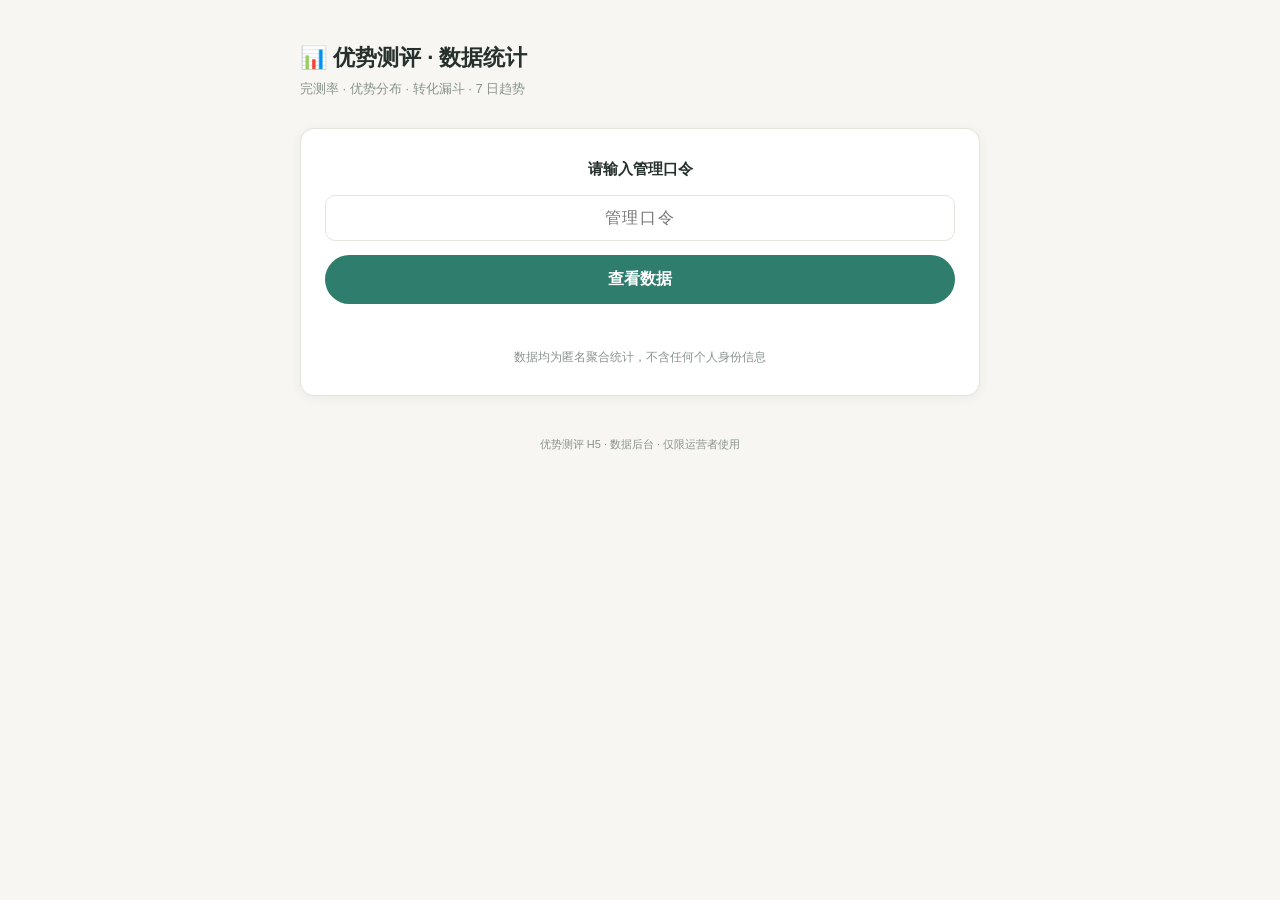
<file: admin.template.html>
<!DOCTYPE html>
<html lang="zh-CN">
<head>
  <meta charset="UTF-8">
  <meta name="viewport" content="width=device-width, initial-scale=1.0">
  <meta name="robots" content="noindex">
  <title>优势测评 · 数据统计</title>
  <style>
    :root {
      --primary: #2F7D6D; --primary-dark: #1F5A4E; --primary-light: #E1F0EC;
      --accent: #D85A30; --bg: #F7F6F2; --card: #FFFFFF;
      --text: #26302D; --muted: #8A938F; --border: #E4E4DE;
      --radius: 14px; --shadow: 0 2px 12px rgba(38,48,45,0.06);
    }
    * { box-sizing: border-box; margin: 0; padding: 0; }
    body { font-family: -apple-system, "PingFang SC", "Microsoft YaHei", sans-serif; background: var(--bg); color: var(--text); font-size: 15px; line-height: 1.6; }
    .wrap { max-width: 720px; margin: 0 auto; padding: 40px 20px 60px; }
    h1 { font-size: 22px; margin-bottom: 4px; }
    .sub { color: var(--muted); font-size: 13px; margin-bottom: 28px; }
    .gate { background: var(--card); border: 1px solid var(--border); border-radius: var(--radius); padding: 28px 24px; text-align: center; box-shadow: var(--shadow); }
    .gate input { width: 100%; padding: 13px 16px; border: 1.5px solid var(--border); border-radius: 10px; font-size: 16px; margin: 14px 0; text-align: center; letter-spacing: 0.1em; }
    .gate input:focus { outline: none; border-color: var(--primary); }
    .btn { display: inline-block; width: 100%; padding: 14px; border: none; border-radius: 999px; background: var(--primary); color: #fff; font-size: 16px; font-weight: 600; cursor: pointer; }
    .btn:active { opacity: 0.85; }
    .btn:disabled { opacity: 0.5; cursor: default; }
    .err { color: var(--accent); font-size: 13px; min-height: 20px; margin-top: 10px; }
    .hint { color: var(--muted); font-size: 12px; margin-top: 14px; }
    #dashboard { display: none; }
    .refresh-row { display: flex; justify-content: space-between; align-items: center; margin-bottom: 16px; }
    .refresh-row .time { color: var(--muted); font-size: 12px; }
    .refresh-btn { background: none; border: 1px solid var(--primary); color: var(--primary); border-radius: 999px; padding: 6px 16px; font-size: 13px; cursor: pointer; }
    .cards { display: grid; grid-template-columns: repeat(3, 1fr); gap: 10px; margin-bottom: 26px; }
    .card { background: var(--card); border: 1px solid var(--border); border-radius: var(--radius); padding: 16px 12px; text-align: center; box-shadow: var(--shadow); }
    .card .v { display: block; font-size: 24px; font-weight: 700; color: var(--primary); }
    .card .l { font-size: 12px; color: var(--muted); }
    .card.hot .v { color: var(--accent); }
    h2 { font-size: 16px; margin: 26px 0 12px; }
    .panel { background: var(--card); border: 1px solid var(--border); border-radius: var(--radius); padding: 18px; box-shadow: var(--shadow); }
    .row { display: flex; align-items: center; gap: 10px; margin-bottom: 10px; }
    .row:last-child { margin-bottom: 0; }
    .row .name { width: 96px; font-size: 13px; flex-shrink: 0; }
    .row .track { flex: 1; height: 12px; background: var(--border); border-radius: 999px; overflow: hidden; }
    .row .fill { height: 100%; background: var(--primary); border-radius: 999px; transition: width 0.4s; }
    .row.dist .fill { background: var(--accent); }
    .row .val { width: 56px; text-align: right; font-size: 12px; color: var(--muted); font-variant-numeric: tabular-nums; flex-shrink: 0; }
    .empty { color: var(--muted); font-size: 13px; text-align: center; padding: 10px 0; }
    .d-card { border-bottom: 1px solid var(--border); padding: 12px 2px; }
    .d-card:last-child { border-bottom: none; }
    .d-head { display: flex; align-items: center; gap: 8px; margin-bottom: 6px; flex-wrap: wrap; }
    .d-time { font-size: 12px; color: var(--muted); font-variant-numeric: tabular-nums; }
    .d-dur { font-size: 12px; color: var(--muted); }
    .d-flag { font-size: 11px; border-radius: 999px; padding: 1px 8px; }
    .d-flag.ok { color: var(--primary); background: var(--primary-light); }
    .d-flag.bad { color: var(--accent); background: #FDF0EC; }
    .d-top { display: flex; gap: 6px; flex-wrap: wrap; margin-bottom: 8px; }
    .d-chip { font-size: 12px; color: #fff; background: var(--primary); border-radius: 999px; padding: 2px 10px; }
    .d-chip.first { background: var(--accent); }
    .d-scores { display: grid; grid-template-columns: repeat(4, 1fr); gap: 4px 8px; }
    .d-s { font-size: 12px; color: #4A5450; }
    .d-s b { color: var(--primary); font-weight: 600; }
    .foot { margin-top: 40px; text-align: center; color: var(--muted); font-size: 11px; }
  </style>
</head>
<body>
  <div class="wrap">
    <h1>📊 优势测评 · 数据统计</h1>
    <p class="sub">完测率 · 优势分布 · 转化漏斗 · 7 日趋势</p>

    <div class="gate" id="gate">
      <p style="font-weight:600">请输入管理口令</p>
      <input type="password" id="passcode" placeholder="管理口令" autocomplete="off">
      <button class="btn" id="btn-enter">查看数据</button>
      <p class="err" id="gate-err"></p>
      <p class="hint">数据均为匿名聚合统计，不含任何个人身份信息</p>
    </div>

    <div id="dashboard">
      <div class="refresh-row">
        <span class="time" id="refresh-time"></span>
        <button class="refresh-btn" id="btn-refresh">刷新数据</button>
      </div>

      <div class="cards">
        <div class="card"><span class="v" id="m-total">–</span><span class="l">累计完测</span></div>
        <div class="card"><span class="v" id="m-valid">–</span><span class="l">有效作答</span></div>
        <div class="card hot"><span class="v" id="m-clients">–</span><span class="l">独立访客</span></div>
        <div class="card"><span class="v" id="m-starts">–</span><span class="l">开始作答</span></div>
        <div class="card"><span class="v" id="m-rate">–</span><span class="l">完测率</span></div>
        <div class="card"><span class="v" id="m-dur">–</span><span class="l">平均用时</span></div>
      </div>

      <h2>Top1 优势分布（首优势人数）</h2>
      <div class="panel" id="dist-panel"></div>

      <h2>八域平均分（全体样本）</h2>
      <div class="panel" id="avg-panel"></div>

      <h2>转化事件</h2>
      <div class="panel" id="event-panel"></div>

      <h2>近 7 日完测趋势</h2>
      <div class="panel" id="daily-panel"></div>

      <h2>测评明细（最近 50 条）</h2>
      <div class="panel" id="detail-panel"></div>
    </div>

    <p class="foot">优势测评 H5 · 数据后台 · 仅限运营者使用</p>
  </div>

  <script src="sdk.js"></script>
  <script src="app.data.js"></script>
  <script>
    const cloud = WorkBuddyCloud.createWorkBuddyCloud({
      endpoint: "https://strengths-quiz.app.workbuddy.host",
      oauthRelayBaseUrl: "https://www.workbuddy.cn/v2/as/genie-baas/oauth",
      publishableKey: "wbpk_7VablHer3tSbU4ug8vLdZD_8fxWB2cJPHR8mnBI9tmkjU3FV4CunYZW"
    });
    const PASSCODE_KEY = "sq_admin_passcode";

    function el(id) { return document.getElementById(id); }

    async function loadStats(passcode) {
      const { data, error } = await cloud.database.rpc("quiz_stats", { passcode: passcode });
      if (error) throw error;
      const parsed = typeof data === "string" ? JSON.parse(data) : data;
      const { data: detailData, error: detailError } = await cloud.database.rpc("quiz_detail", { passcode: passcode, limit_count: 50 });
      if (detailError) throw detailError;
      parsed.detail = typeof detailData === "string" ? JSON.parse(detailData) : (detailData || []);
      return parsed;
    }

    function render(s) {
      el("m-total").textContent = s.total;
      el("m-valid").textContent = s.valid;
      el("m-clients").textContent = s.uniqueClients;
      const starts = (s.events && s.events.start) || 0;
      el("m-starts").textContent = starts;
      el("m-rate").textContent = starts > 0 ? Math.round(s.total / starts * 100) + "%" : "–";
      const dur = s.avgDurationSec || 0;
      el("m-dur").textContent = dur >= 60 ? Math.floor(dur / 60) + "分" + (dur % 60) + "秒" : dur + "秒";

      // Top1 分布
      const dist = s.top1Distribution || {};
      const distEntries = Object.keys(dist).sort((a, b) => dist[b] - dist[a]);
      const distMax = Math.max(1, ...distEntries.map(k => dist[k]));
      el("dist-panel").innerHTML = distEntries.length === 0
        ? '<p class="empty">暂无数据</p>'
        : distEntries.map(k => {
            const n = DOMAINS[k] ? DOMAINS[k].name : k;
            const pct = (dist[k] / distMax * 100).toFixed(0);
            return '<div class="row dist"><span class="name">' + n + '</span><span class="track"><span class="fill" style="width:' + pct + '%"></span></span><span class="val">' + dist[k] + ' 人</span></div>';
          }).join("");

      // 八域均分
      const avgs = s.domainAverages || {};
      const avgMax = Math.max(1, ...Object.values(avgs));
      const avgEntries = Object.keys(DOMAINS);
      el("avg-panel").innerHTML = Object.keys(avgs).length === 0
        ? '<p class="empty">暂无数据</p>'
        : avgEntries.map(k => {
            const v = avgs[k] || 0;
            const pct = (v / 5 * 100).toFixed(0);
            return '<div class="row"><span class="name">' + DOMAINS[k].name + '</span><span class="track"><span class="fill" style="width:' + pct + '%"></span></span><span class="val">' + Number(v).toFixed(2) + '</span></div>';
          }).join("");

      // 事件
      const ev = s.events || {};
      const evLabels = { start: "开始作答", poster: "生成分享海报", coach: "点击教练入口" };
      const evEntries = Object.keys(ev);
      el("event-panel").innerHTML = evEntries.length === 0
        ? '<p class="empty">暂无数据</p>'
        : evEntries.map(k => '<div class="row"><span class="name">' + (evLabels[k] || k) + '</span><span class="track"><span class="fill" style="width:' + Math.min(100, ev[k]) + '%"></span></span><span class="val">' + ev[k] + ' 次</span></div>').join("");

      // 7 日趋势
      const daily = s.daily || [];
      const dMax = Math.max(1, ...daily.map(d => d.cnt));
      el("daily-panel").innerHTML = daily.length === 0
        ? '<p class="empty">近 7 日暂无完测记录</p>'
        : daily.map(d => '<div class="row"><span class="name">' + d.day + '</span><span class="track"><span class="fill" style="width:' + (d.cnt / dMax * 100).toFixed(0) + '%"></span></span><span class="val">' + d.cnt + ' 人</span></div>').join("");

      // 测评明细
      const detail = s.detail || [];
      el("detail-panel").innerHTML = detail.length === 0
        ? '<p class="empty">暂无完测记录</p>'
        : detail.map(function (d) {
            const dur = d.duration_sec != null
              ? (d.duration_sec >= 60 ? Math.floor(d.duration_sec / 60) + "分" + (d.duration_sec % 60) + "秒" : d.duration_sec + "秒")
              : "–";
            const top5 = d.top5 || [];
            const chips = top5.map(function (k, i) {
              const n = DOMAINS[k] ? DOMAINS[k].name : k;
              return '<span class="d-chip' + (i === 0 ? ' first' : '') + '">TOP' + (i + 1) + ' ' + n + '</span>';
            }).join("");
            const scores = Object.keys(DOMAINS).map(function (k) {
              const v = d.domain_scores && d.domain_scores[k] != null ? Number(d.domain_scores[k]).toFixed(1) : "–";
              return '<span class="d-s">' + DOMAINS[k].name + ' <b>' + v + '</b></span>';
            }).join("");
            const flags = (d.warnings && d.warnings.length)
              ? '<span class="d-flag bad">低质量(' + d.warnings.length + '项预警)</span>'
              : '<span class="d-flag ok">有效</span>';
            return '<div class="d-card">' +
              '<div class="d-head"><span class="d-time">' + (d.time || "") + '</span><span class="d-dur">用时 ' + dur + '</span>' + flags + '</div>' +
              '<div class="d-top">' + chips + '</div>' +
              '<div class="d-scores">' + scores + '</div>' +
              '</div>';
          }).join("");

      el("refresh-time").textContent = "更新于 " + new Date().toLocaleTimeString("zh-CN");
    }

    async function enter(passcode) {
      el("gate-err").textContent = "";
      el("btn-enter").disabled = true;
      el("btn-enter").textContent = "加载中…";
      try {
        const s = await loadStats(passcode);
        try { localStorage.setItem(PASSCODE_KEY, passcode); } catch (e) {}
        el("gate").style.display = "none";
        el("dashboard").style.display = "block";
        render(s);
      } catch (e) {
        el("gate-err").textContent = e && e.code === "42501" ? "口令错误，请重试" : "加载失败，请稍后重试";
      } finally {
        el("btn-enter").disabled = false;
        el("btn-enter").textContent = "查看数据";
      }
    }

    el("btn-enter").addEventListener("click", () => enter(el("passcode").value.trim()));
    el("passcode").addEventListener("keydown", (e) => { if (e.key === "Enter") enter(el("passcode").value.trim()); });
    el("btn-refresh").addEventListener("click", () => {
      let pc = ""; try { pc = localStorage.getItem(PASSCODE_KEY) || ""; } catch (e) {}
      if (pc) { loadStats(pc).then(render).catch(() => {}); }
    });
    (function resumeSession() {
      let pc = ""; try { pc = localStorage.getItem(PASSCODE_KEY) || ""; } catch (e) {}
      if (pc) { el("passcode").value = pc; enter(pc); }
    })();
  </script>
</body>
</html>
</file>
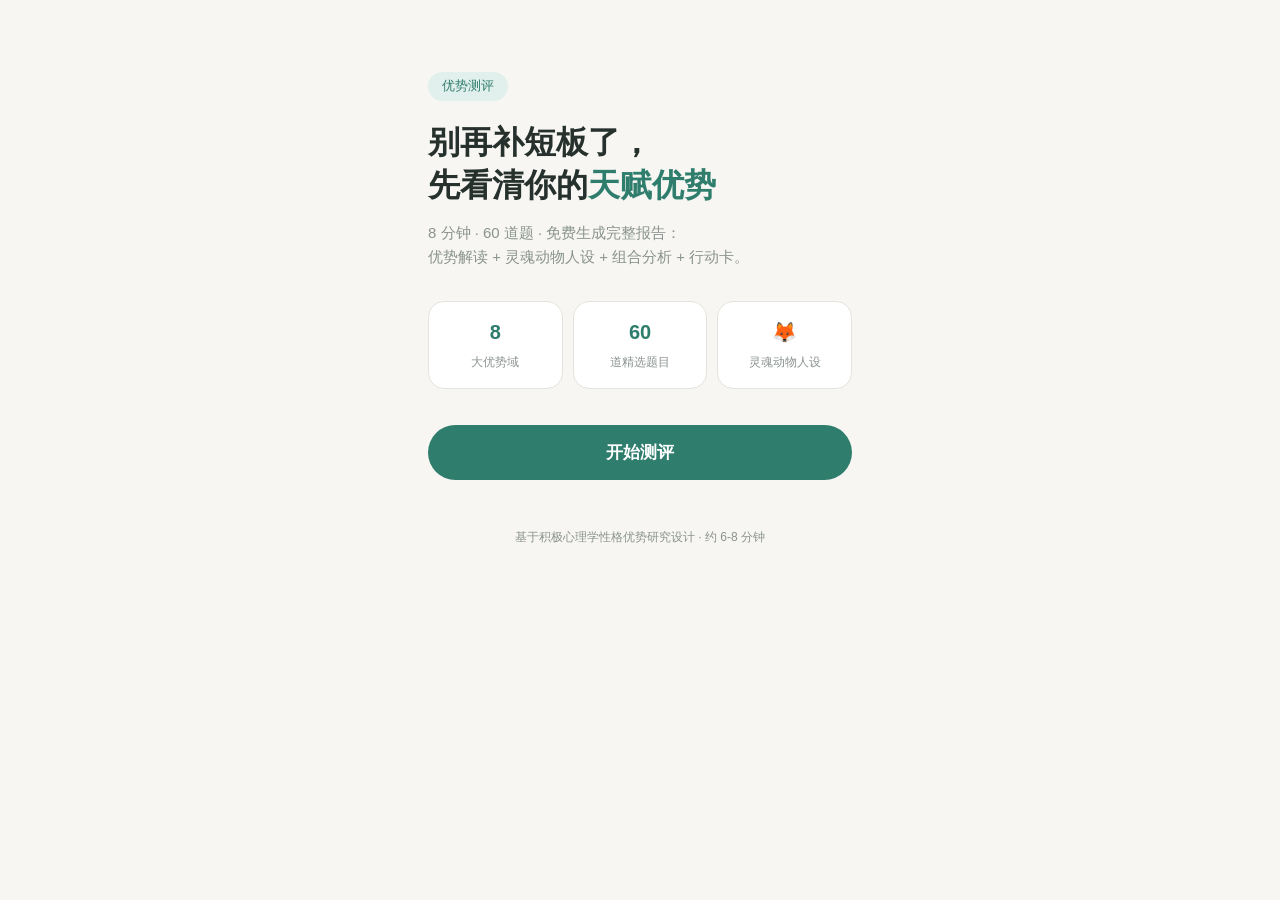
<file: index.template.html>
<!DOCTYPE html>
<html lang="zh-CN">
<head>
  <meta charset="UTF-8">
  <meta name="viewport" content="width=device-width, initial-scale=1.0, maximum-scale=1.0, minimum-scale=1.0, user-scalable=no, viewport-fit=cover">
  <meta name="description" content="8 分钟发现你的天赋优势：8 大优势域科学测评，生成你的 Top 5 优势画像">
  <title>优势测评 · 发现你的天赋优势</title>
  <style>
/* 优势测评 H5 - 移动端优先样式（浅色主题，扁平克制风） */
:root {
  --primary: #2F7D6D;
  --primary-dark: #1F5A4E;
  --primary-light: #E1F0EC;
  --accent: #D85A30;
  --bg: #F7F6F2;
  --card: #FFFFFF;
  --text: #26302D;
  --muted: #8A938F;
  --border: #E4E4DE;
  --radius: 16px;
  --shadow: 0 2px 12px rgba(38, 48, 45, 0.06);
}
* { box-sizing: border-box; margin: 0; padding: 0; -webkit-tap-highlight-color: transparent; touch-action: manipulation; }
html, body { height: 100%; -webkit-text-size-adjust: 100%; text-size-adjust: 100%; }
body {
  font-family: -apple-system, "PingFang SC", "Microsoft YaHei", sans-serif;
  background: var(--bg);
  color: var(--text);
  font-size: 16px;
  line-height: 1.6;
}
#app { max-width: 480px; margin: 0 auto; min-height: 100%; display: flex; flex-direction: column; }
.view { display: none; flex: 1; flex-direction: column; }
.view.active { display: flex; }

/* ---------- 落地页 ---------- */
.hero { padding: 72px 28px 40px; }
.brand-tag { display: inline-block; font-size: 13px; color: var(--primary); background: var(--primary-light); padding: 4px 14px; border-radius: 999px; margin-bottom: 20px; }
.hero h1 { font-size: 32px; line-height: 1.35; font-weight: 700; margin-bottom: 14px; }
.hero h1 .hl { color: var(--primary); }
.hero .sub { color: var(--muted); font-size: 15px; margin-bottom: 32px; }
.feature-row { display: flex; gap: 10px; margin-bottom: 36px; }
.feature { flex: 1; background: var(--card); border: 1px solid var(--border); border-radius: var(--radius); padding: 14px 10px; text-align: center; }
.feature .num { display: block; font-size: 20px; font-weight: 700; color: var(--primary); }
.feature .lbl { font-size: 12px; color: var(--muted); }
.btn {
  display: block; width: 100%; padding: 16px; border: none; border-radius: 999px;
  background: var(--primary); color: #fff; font-size: 17px; font-weight: 600;
  text-align: center; cursor: pointer; transition: opacity 0.15s;
}
.btn:active { opacity: 0.85; }
.btn.ghost { background: var(--card); color: var(--primary); border: 1.5px solid var(--primary); }
.btn.accent { background: var(--accent); }
.trust { text-align: center; color: var(--muted); font-size: 12px; margin: 18px 0 40px; }
.resume-tip { text-align: center; color: var(--accent); font-size: 13px; margin-top: 12px; min-height: 18px; }

/* ---------- 测评页 ---------- */
.quiz-top { position: sticky; top: 0; background: rgba(247,246,242,0.96); padding: 14px 20px 10px; z-index: 5; }
.quiz-top .row { display: flex; justify-content: space-between; align-items: center; margin-bottom: 8px; }
.back-btn { background: none; border: none; color: var(--muted); font-size: 14px; cursor: pointer; padding: 4px 0; }
.q-count { font-size: 13px; color: var(--muted); font-variant-numeric: tabular-nums; }
.progress { height: 6px; background: var(--border); border-radius: 999px; overflow: hidden; }
.progress .fill { height: 100%; width: 0%; background: var(--primary); border-radius: 999px; transition: width 0.25s; }
.quiz-body { flex: 1; display: flex; flex-direction: column; justify-content: center; padding: 32px 28px; }
.domain-chip { align-self: flex-start; font-size: 12px; color: var(--primary); background: var(--primary-light); padding: 3px 12px; border-radius: 999px; margin-bottom: 18px; }
.q-text { font-size: 22px; font-weight: 600; line-height: 1.5; margin-bottom: 40px; }
.scale { display: flex; flex-direction: column; gap: 12px; }
.scale-btn {
  padding: 15px 20px; border-radius: var(--radius); border: 1.5px solid var(--border);
  background: var(--card); color: var(--text); font-size: 16px; text-align: center; cursor: pointer;
  transition: all 0.12s;
}
.scale-btn.picked { border-color: var(--primary); background: var(--primary-light); color: var(--primary-dark); font-weight: 600; }
.quiz-foot { padding: 16px 28px 32px; color: var(--muted); font-size: 12px; text-align: center; }

/* ---------- 报告页 ---------- */
.report-head { padding: 44px 28px 8px; text-align: center; }
.report-head .tag { font-size: 13px; color: var(--primary); margin-bottom: 6px; }
.report-head h2 { font-size: 24px; font-weight: 700; }
.report-head .date { color: var(--muted); font-size: 12px; margin-top: 6px; }
.invalid-box { margin: 16px 28px 0; background: #FDF0EC; border: 1px solid #F2C9BC; color: #A04022; border-radius: var(--radius); padding: 14px 16px; font-size: 13px; }
.dual-badge { display: inline-block; margin-top: 10px; font-size: 13px; color: var(--accent); border: 1px dashed var(--accent); padding: 4px 14px; border-radius: 999px; }
.radar-wrap { margin: 20px auto 0; text-align: center; }
.radar-wrap svg { max-width: 320px; width: 100%; }
.section-title { font-size: 18px; font-weight: 700; margin: 36px 28px 14px; }
.top-list { padding: 0 20px; display: flex; flex-direction: column; gap: 12px; }
.top-card { background: var(--card); border: 1px solid var(--border); border-radius: var(--radius); padding: 18px; box-shadow: var(--shadow); }
.top-card .rank-row { display: flex; align-items: baseline; gap: 10px; margin-bottom: 6px; }
.rank { font-size: 13px; font-weight: 700; color: #fff; background: var(--primary); border-radius: 8px; padding: 2px 10px; }
.rank.r1 { background: var(--accent); }
.top-card .dname { font-size: 18px; font-weight: 700; }
.top-card .score { margin-left: auto; color: var(--primary); font-weight: 700; font-variant-numeric: tabular-nums; }
.top-card .kw { font-size: 12px; color: var(--muted); margin-bottom: 10px; }
.top-card .desc { font-size: 14px; color: #4A5450; }
.bar-list { padding: 0 28px; }
.bar-row { display: flex; align-items: center; gap: 12px; margin-bottom: 10px; }
.bar-row .bname { width: 52px; font-size: 13px; flex-shrink: 0; }
.bar-row .track { flex: 1; height: 10px; background: var(--border); border-radius: 999px; overflow: hidden; }
.bar-row .bfill { height: 100%; background: var(--primary); border-radius: 999px; }
.bar-row .bval { width: 34px; text-align: right; font-size: 12px; color: var(--muted); font-variant-numeric: tabular-nums; }
.blind-box { margin: 0 28px; background: var(--primary-light); border-radius: var(--radius); padding: 16px 18px; font-size: 14px; color: var(--primary-dark); }
.blind-box .bt { font-weight: 700; margin-bottom: 4px; }

/* 趣味人格卡 / 彩蛋 / 组合 / 行动卡 */
.persona-card { margin: 20px 28px 0; background: linear-gradient(135deg, var(--primary) 0%, var(--primary-dark) 100%); border-radius: var(--radius); padding: 22px 20px; text-align: center; color: #fff; box-shadow: var(--shadow); }
.persona-card .persona-emoji { font-size: 44px; line-height: 1; display: block; margin-bottom: 10px; }
.persona-card .persona-name { font-size: 18px; font-weight: 700; margin-bottom: 6px; }
.persona-card .persona-why { font-size: 13px; opacity: 0.92; text-align: left; }
.fun-chip { display: inline-block; font-size: 12px; color: var(--accent); background: #FDF0EC; border-radius: 999px; padding: 3px 12px; margin-bottom: 10px; }
.fun-chip .fc-emoji { margin-right: 4px; }
.fun-box { margin: 0 28px; background: var(--card); border: 1px solid var(--border); border-radius: var(--radius); padding: 16px 18px; }
.fun-box .fun-line { font-size: 14px; color: #4A5450; margin-bottom: 10px; }
.fun-box .fun-line:last-child { margin-bottom: 0; }
.combo-box { margin: 0 28px; background: var(--primary-light); border-radius: var(--radius); padding: 16px 18px; }
.combo-box .combo-tag { font-size: 12px; color: var(--primary); font-weight: 700; margin-bottom: 6px; letter-spacing: 0.05em; }
.combo-box .combo-text { font-size: 14px; color: var(--primary-dark); }
.action-list { padding: 0 28px; display: flex; flex-direction: column; gap: 10px; }
.action-card { background: var(--card); border: 1px solid var(--border); border-radius: var(--radius); padding: 14px 16px; }
.action-card .at { font-size: 13px; font-weight: 700; color: var(--primary); margin-bottom: 4px; }
.action-card .ad { font-size: 14px; color: #4A5450; }
.btn.ghost.light { background: transparent; color: #fff; border-color: rgba(255,255,255,0.7); }

/* 分享海报浮层 */
.poster-overlay { position: fixed; inset: 0; background: rgba(20,28,26,0.82); z-index: 50; display: flex; align-items: center; justify-content: center; padding: 24px; overflow-y: auto; }
.poster-panel { width: 100%; max-width: 360px; text-align: center; }
.poster-panel img { width: 100%; display: block; border-radius: 12px; box-shadow: 0 8px 32px rgba(0,0,0,0.4); }
.poster-tip { color: rgba(255,255,255,0.85); font-size: 13px; margin: 14px 0 12px; }
.poster-btns { display: flex; flex-direction: column; gap: 10px; }
.cta-box { margin: 36px 28px 0; background: var(--card); border: 1px solid var(--border); border-radius: var(--radius); padding: 22px 20px; text-align: center; }
.cta-box .ct1 { font-size: 17px; font-weight: 700; margin-bottom: 6px; }
.cta-box .ct2 { font-size: 13px; color: var(--muted); margin-bottom: 18px; }
.cta-box .btn + .btn { margin-top: 10px; }
.report-foot { text-align: center; color: var(--muted); font-size: 11px; padding: 28px 0 40px; }
  </style>
</head>
<body>
  <div id="app">

    <!-- 落地页 -->
    <section class="view active" id="view-landing">
      <div class="hero">
        <span class="brand-tag">优势测评</span>
        <h1>别再补短板了，<br>先看清你的<span class="hl">天赋优势</span></h1>
        <p class="sub">8 分钟 · 60 道题 · 免费生成完整报告：<br>优势解读 + 灵魂动物人设 + 组合分析 + 行动卡。</p>
        <div class="feature-row">
          <div class="feature"><span class="num">8</span><span class="lbl">大优势域</span></div>
          <div class="feature"><span class="num">60</span><span class="lbl">道精选题目</span></div>
          <div class="feature"><span class="num">🦊</span><span class="lbl">灵魂动物人设</span></div>
        </div>
        <button class="btn" id="btn-start">开始测评</button>
        <p class="resume-tip" id="resume-tip"></p>
        <p class="trust">基于积极心理学性格优势研究设计 · 约 6-8 分钟</p>
      </div>
    </section>

    <!-- 测评页 -->
    <section class="view" id="view-quiz">
      <div class="quiz-top">
        <div class="row">
          <button class="back-btn" id="btn-back">← 上一题</button>
          <span class="q-count" id="q-count">1 / 60</span>
        </div>
        <div class="progress"><div class="fill" id="progress-fill"></div></div>
      </div>
      <div class="quiz-body">
        <span class="domain-chip" id="domain-chip">学习力</span>
        <p class="q-text" id="q-text"></p>
        <div class="scale" id="scale"></div>
      </div>
      <div class="quiz-foot">凭第一感觉作答即可，答案没有对错</div>
    </section>

    <!-- 报告页 -->
    <section class="view" id="view-report">
      <div class="report-head">
        <p class="tag">我的优势画像</p>
        <h2>你的 Top 5 天赋优势</h2>
        <p class="date" id="report-date"></p>
        <span class="dual-badge" id="dual-badge" style="display:none">双核优势：你同时拥有两种主导优势</span>
      </div>
      <div class="invalid-box" id="invalid-box" style="display:none"></div>

      <div class="persona-card">
        <span class="persona-emoji" id="persona-emoji">🦊</span>
        <p class="persona-name" id="persona-name"></p>
        <p class="persona-why" id="persona-why"></p>
      </div>

      <div class="radar-wrap" id="radar"></div>

      <h3 class="section-title">优势解读</h3>
      <div class="top-list" id="top-list"></div>

      <h3 class="section-title">趣味彩蛋 · 你像谁？</h3>
      <div class="fun-box">
        <p class="fun-line" id="fun-animal"></p>
        <p class="fun-line" id="fun-figure"></p>
      </div>

      <h3 class="section-title">优势组合分析</h3>
      <div class="combo-box">
        <p class="combo-tag">你的主导优势组合</p>
        <p class="combo-text" id="combo-text"></p>
      </div>

      <h3 class="section-title">场景行动卡</h3>
      <div class="action-list" id="action-list"></div>

      <h3 class="section-title">八维总览</h3>
      <div class="bar-list" id="bar-list"></div>

      <h3 class="section-title">核心优势的盲点提醒</h3>
      <div class="blind-box">
        <p class="bt">优势用过头，也会变成绊脚石</p>
        <p id="blind-text"></p>
      </div>

      <div class="cta-box">
        <p class="ct1">这份报告只是起点</p>
        <p class="ct2">想知道优势如何变成职业选择、变现方向和成长路径？来和 AI 教练小悠聊聊你的组合。</p>
        <button class="btn accent" id="btn-coach">和 AI 教练聊聊</button>
        <button class="btn ghost" id="btn-poster">📸 生成我的优势海报</button>
      </div>

      <div class="poster-overlay" id="poster-overlay" style="display:none">
        <div class="poster-panel">
          <img id="poster-img" alt="我的优势海报">
          <p class="poster-tip">📱 长按图片保存到相册，即可发给朋友或分享到朋友圈（海报底部带测评二维码）</p>
          <div class="poster-btns">
            <button class="btn accent" id="btn-poster-save">保存海报</button>
            <button class="btn ghost light" id="btn-poster-close">关闭</button>
          </div>
        </div>
      </div>

      <p class="report-foot">
        本报告基于积极心理学性格优势研究设计，反映的是你的行为倾向而非能力标签。<br>
        <button class="back-btn" id="btn-restart2" style="text-decoration:underline">重新测一次</button>
      </p>
    </section>

    <!-- AI 教练页 -->
    <section class="view" id="view-coach">
      <div class="coach-top">
        <button class="back-btn" id="btn-coach-back">← 返回报告</button>
        <div class="coach-title">小悠 · AI 优势教练</div>
        <button class="back-btn" id="coach-new-session">新会话</button>
      </div>
      <div class="coach-quota-bar" id="coach-quota"></div>
      <div class="coach-chat" id="coach-chat"></div>
      <div class="coach-status" id="coach-status"></div>
      <div class="coach-input-row">
        <textarea id="coach-input" rows="1" placeholder="说说你最近的事…"></textarea>
        <button class="coach-send-btn" id="coach-send">发送</button>
      </div>
      <p class="coach-disclaimer">小悠是 AI 陪伴，不替代专业心理咨询 · 危机时刻请拨打心理援助热线 12356</p>

      <div class="coach-paywall" id="coach-paywall" style="display:none">
        <div class="paywall-card">
          <h3>继续和小悠聊</h3>
          <p class="pw-sub">免费体验已用完，解锁后不限会话次数</p>
          <div class="pw-plans">
            <div class="pw-plan" data-plan="monthly"><span class="pt">月卡</span><span class="pp">¥29.9<span class="pu">/月</span></span><span class="pd">每日 60 轮对话</span></div>
            <div class="pw-plan hot selected" data-plan="quarterly"><span class="pt">季卡 <i class="hot-tag">超值</i></span><span class="pp">¥75<span class="pu">/季</span></span><span class="pd">约 ¥25/月，立省 16%</span></div>
            <div class="pw-plan" data-plan="yearly"><span class="pt">年卡 <i class="hot-tag">最划算</i></span><span class="pp">¥199<span class="pu">/年</span></span><span class="pd">约 ¥16.6/月，立省 44%</span></div>
          </div>
          <div class="pw-redeem">
            <input id="coach-code-input" placeholder="输入兑换码" autocomplete="off">
            <button class="btn accent" id="coach-redeem">兑换解锁</button>
          </div>
          <p class="pw-note">试运营期：加教练微信付款后获取兑换码<br>（季度附赠 1 次真人优势教练文字答疑）</p>
          <button class="btn ghost" id="coach-paywall-close">暂不解锁</button>
        </div>
      </div>
    </section>

  </div>
  <script src="sdk.js"></script>
  <script src="qrcode.js"></script>
  <script src="app.data.js"></script>
  <script src="cloud.js"></script>
  <script src="coach.js"></script>
  <script src="app.js"></script>
</body>
</html>
</file>
